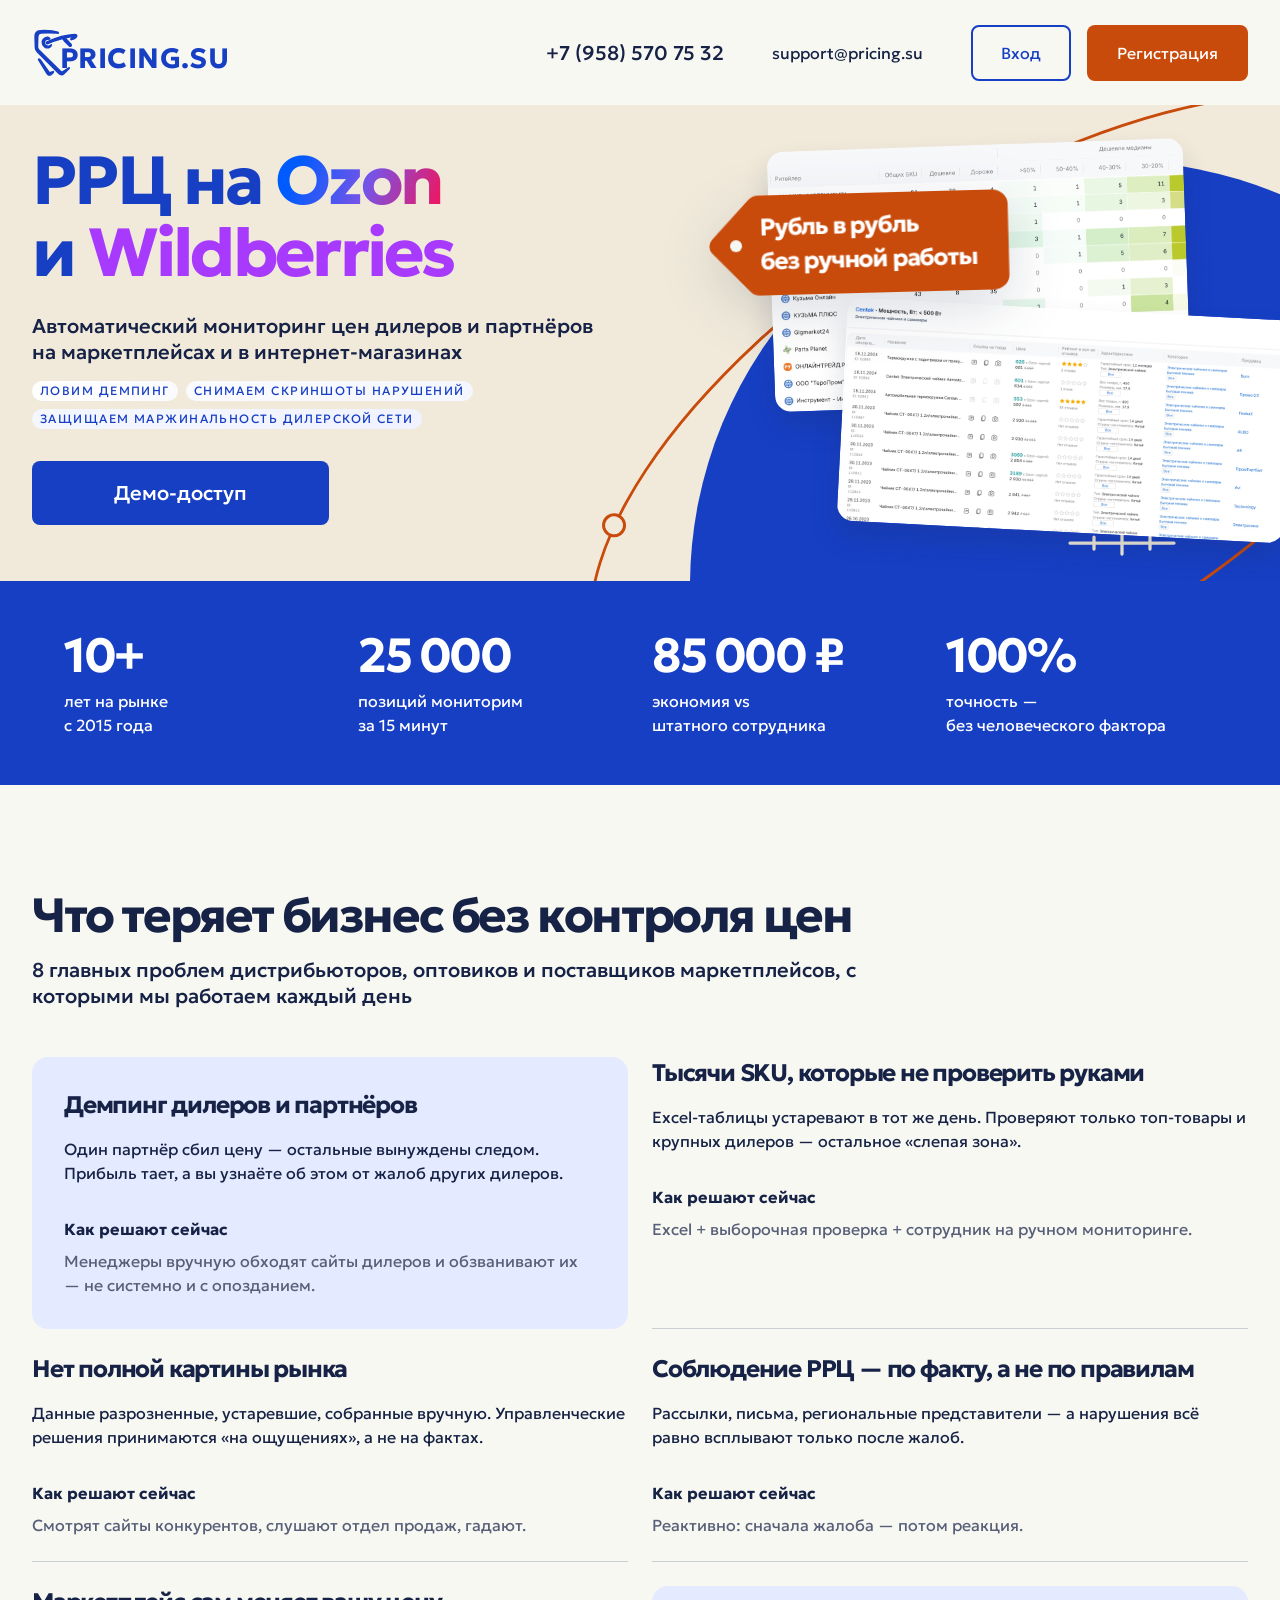
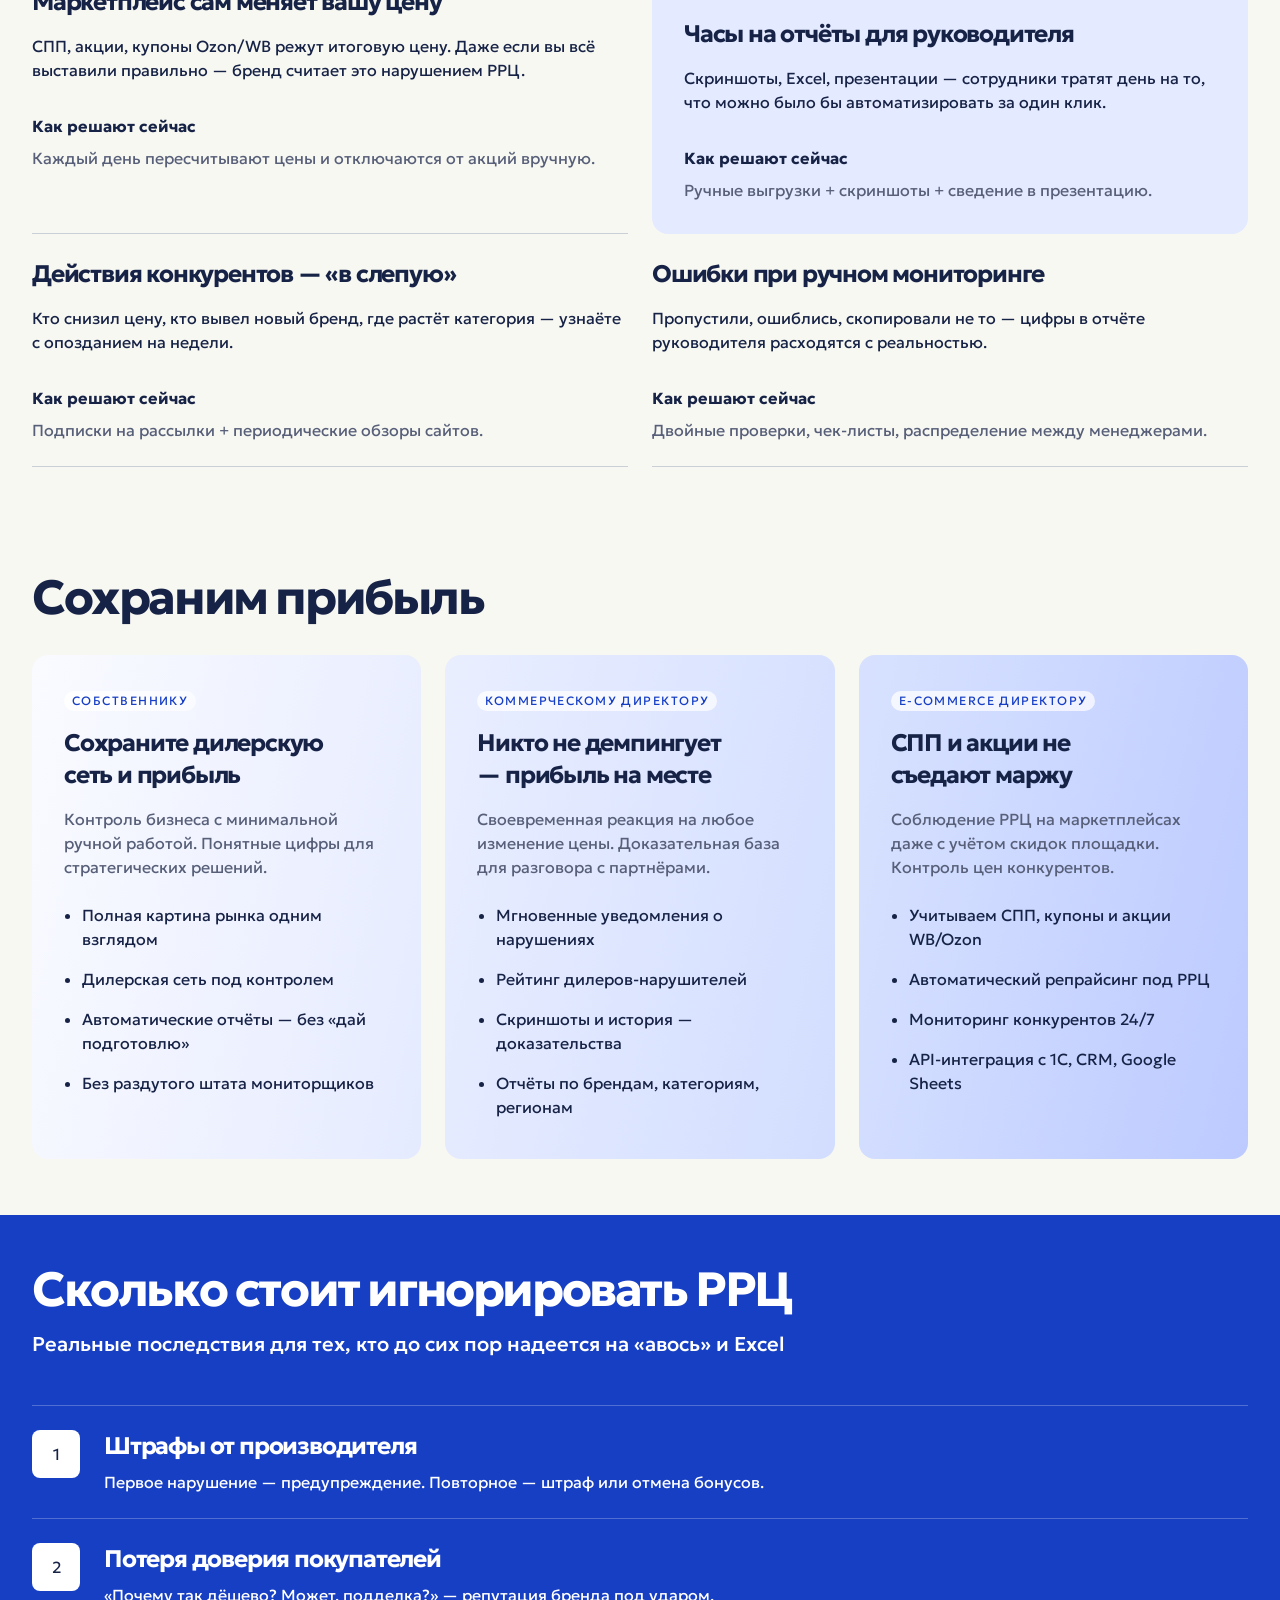
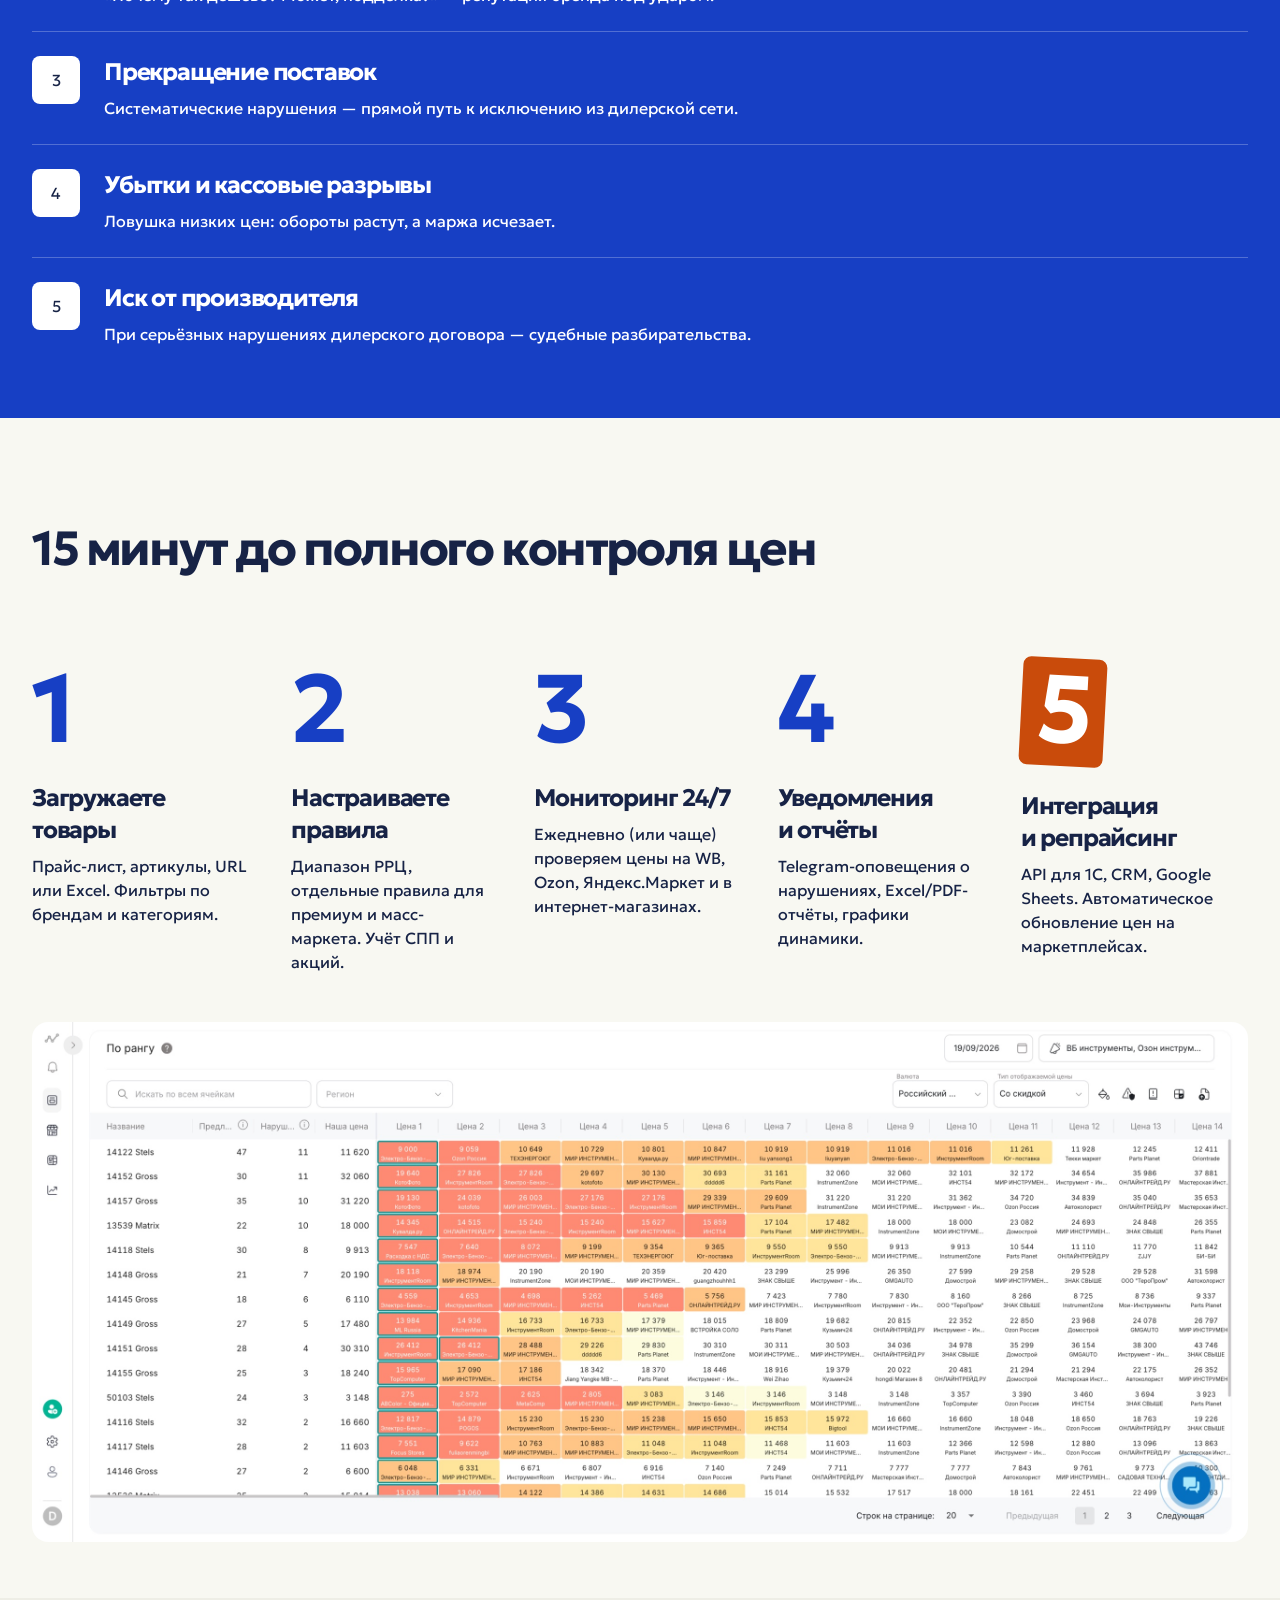
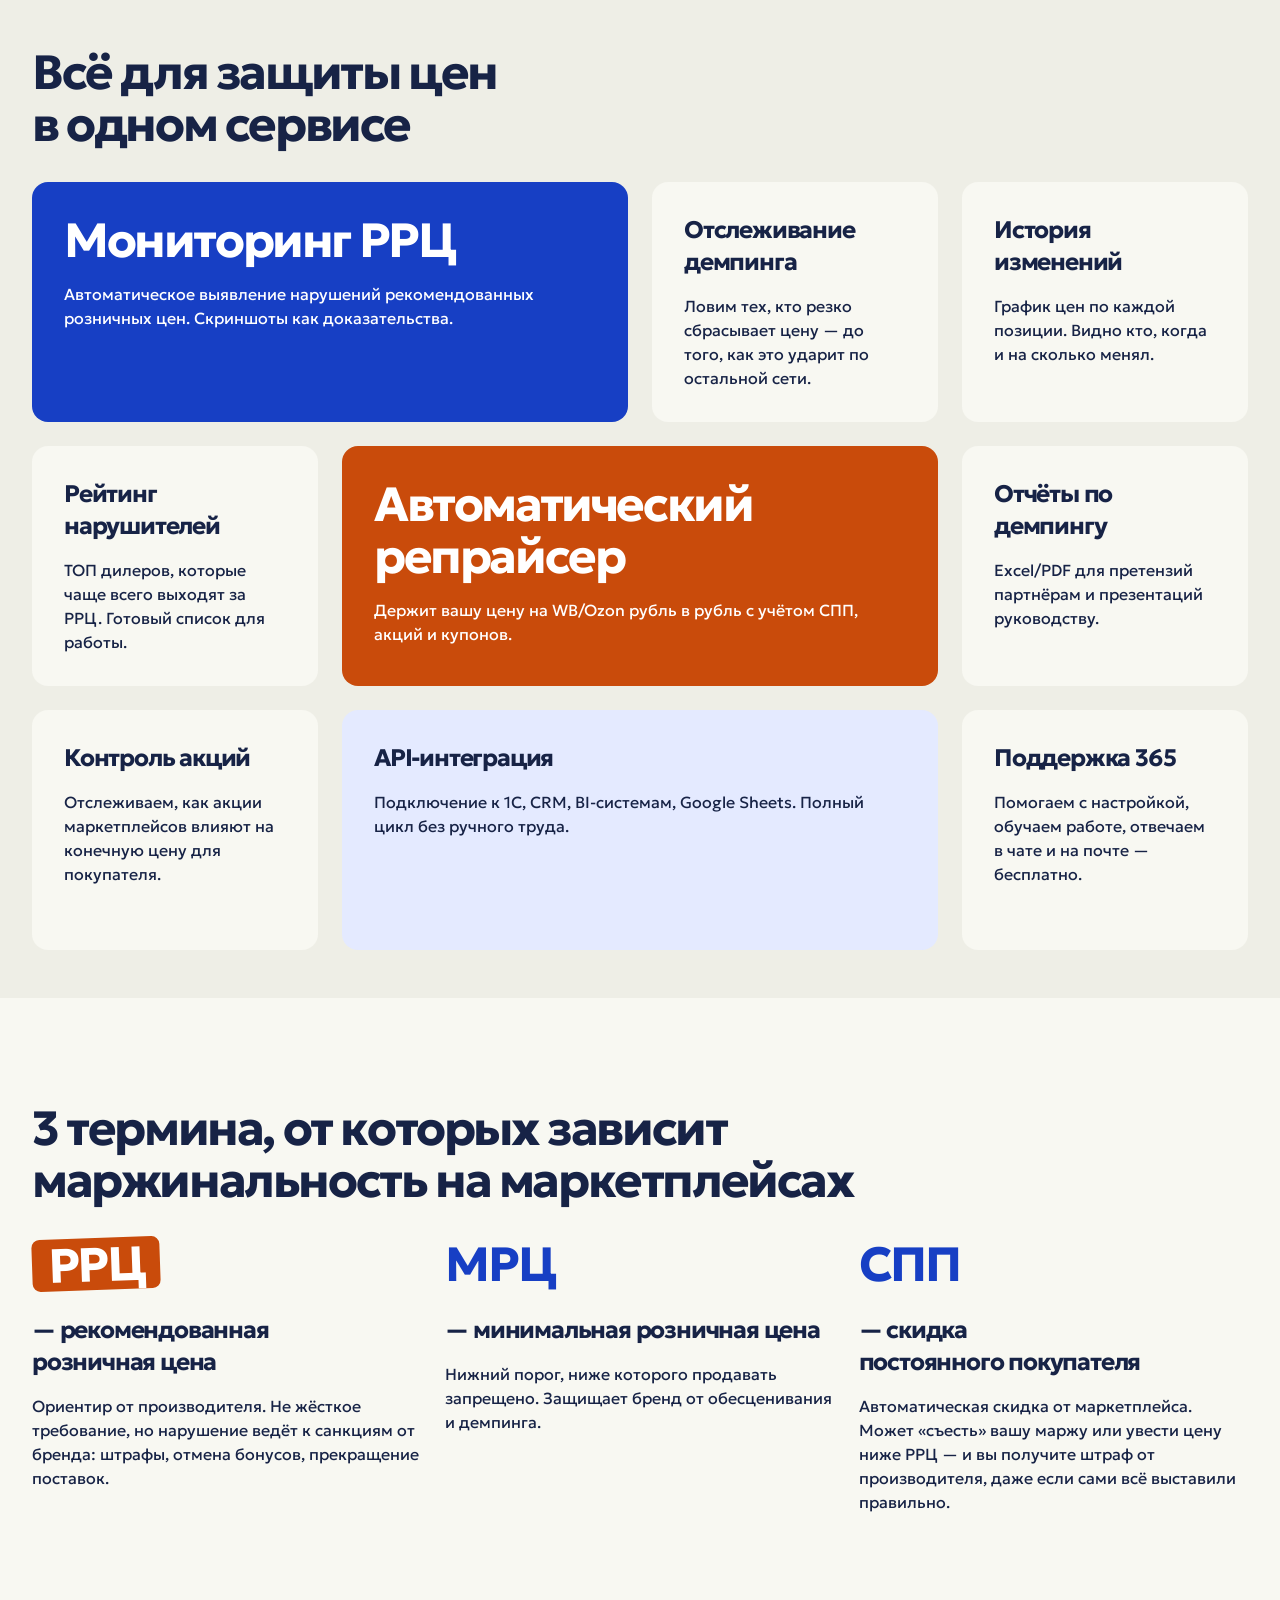
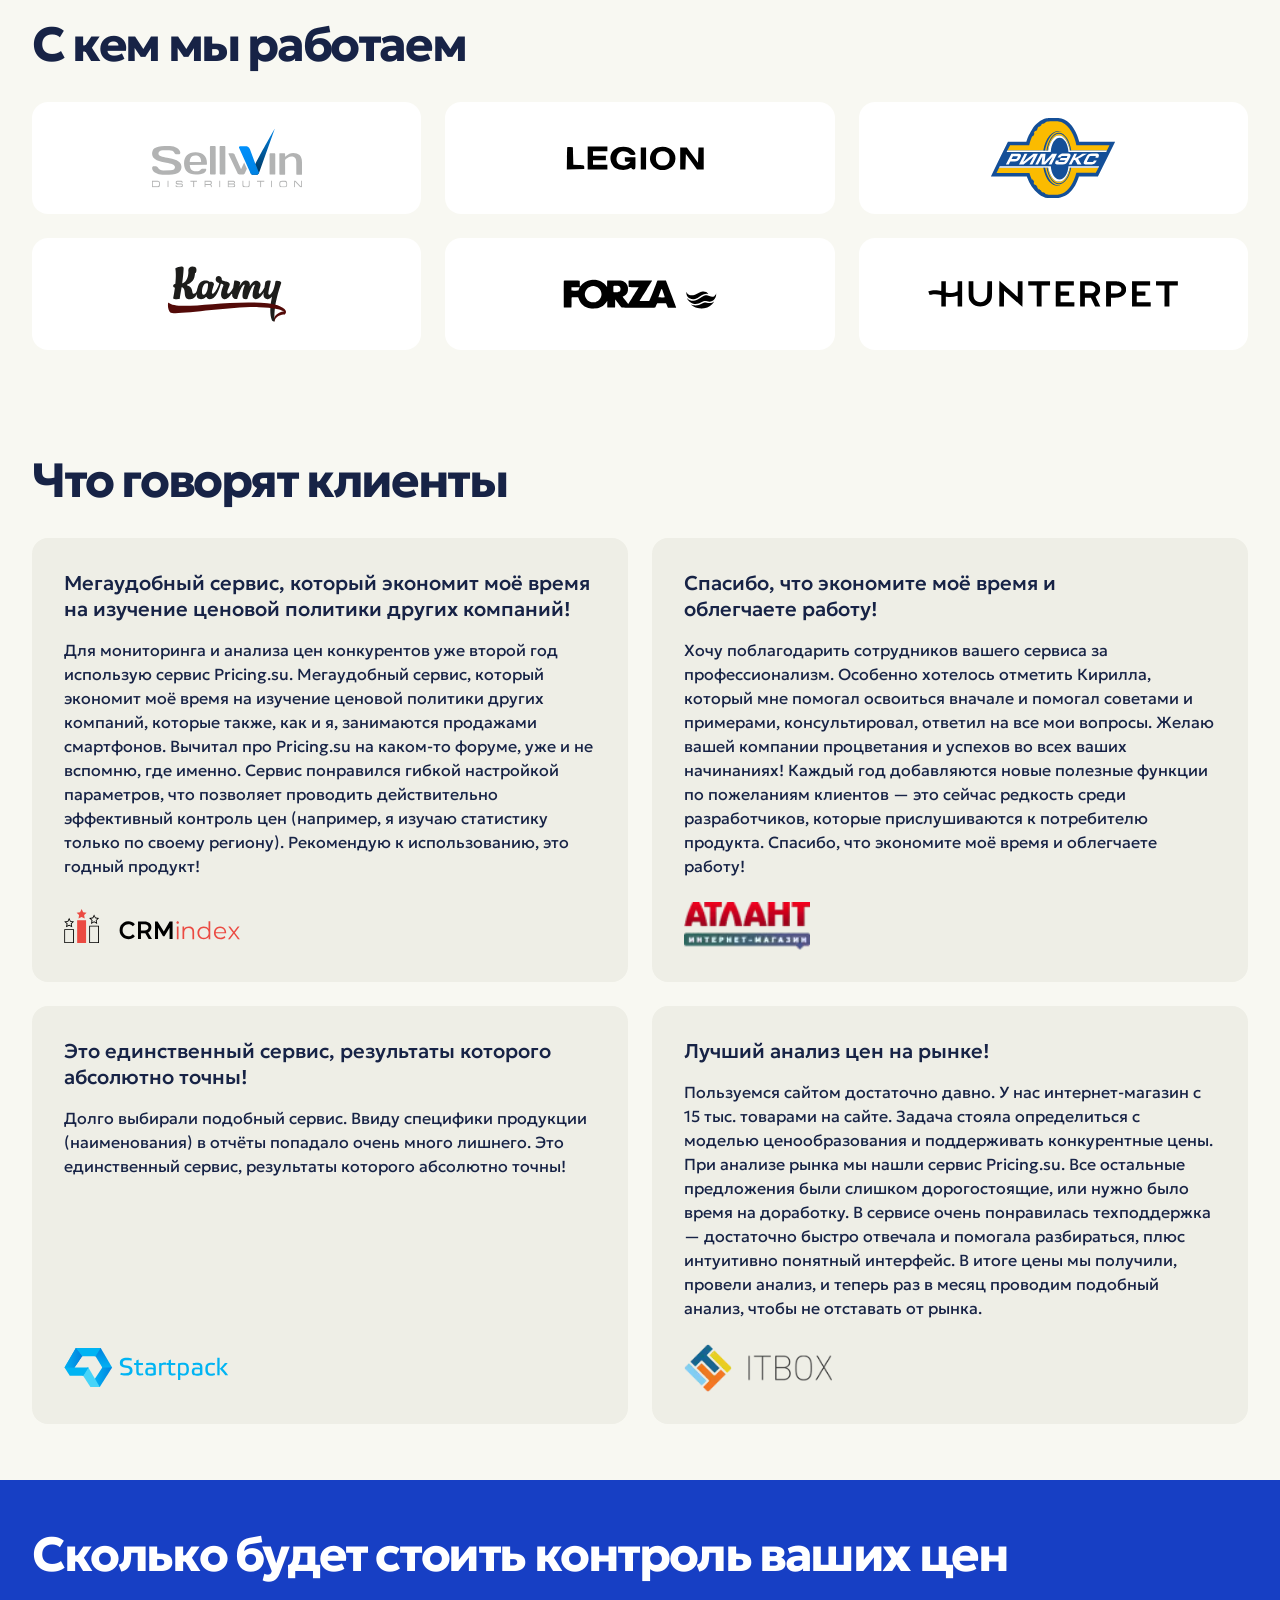
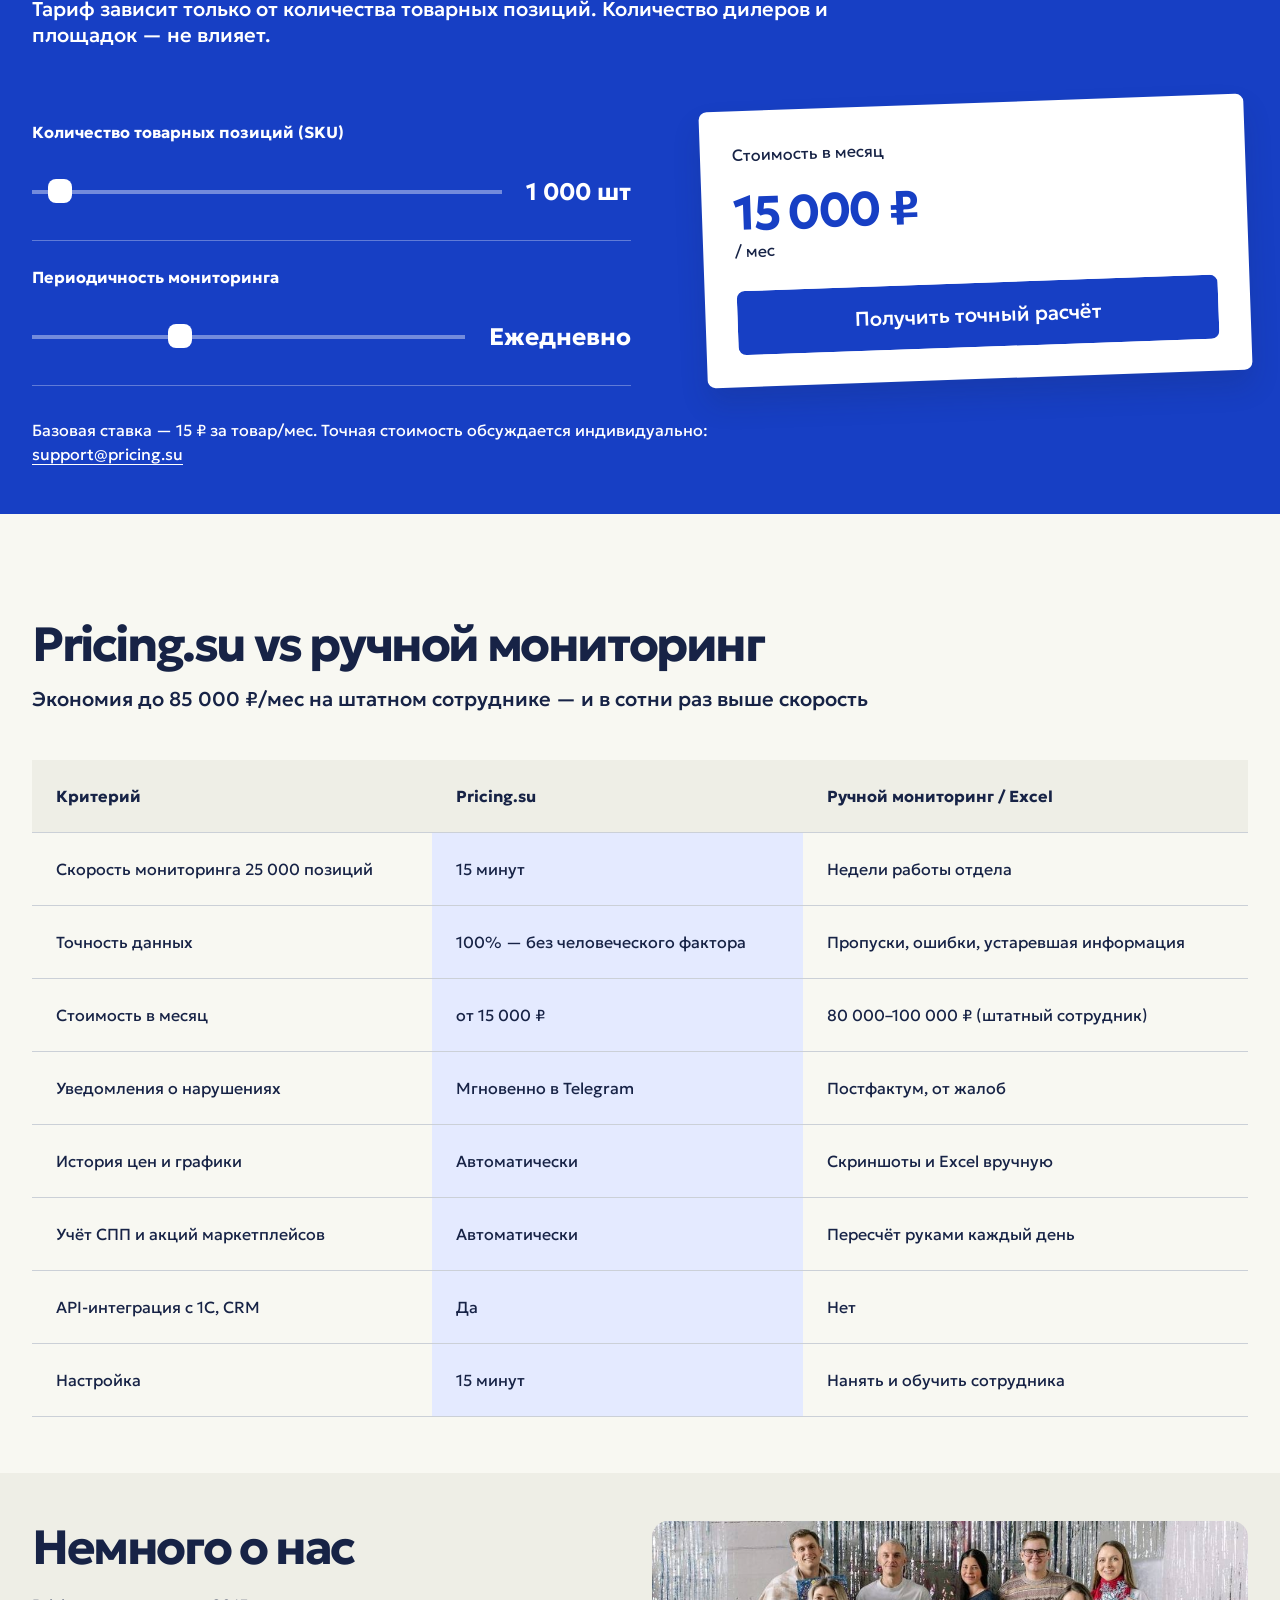
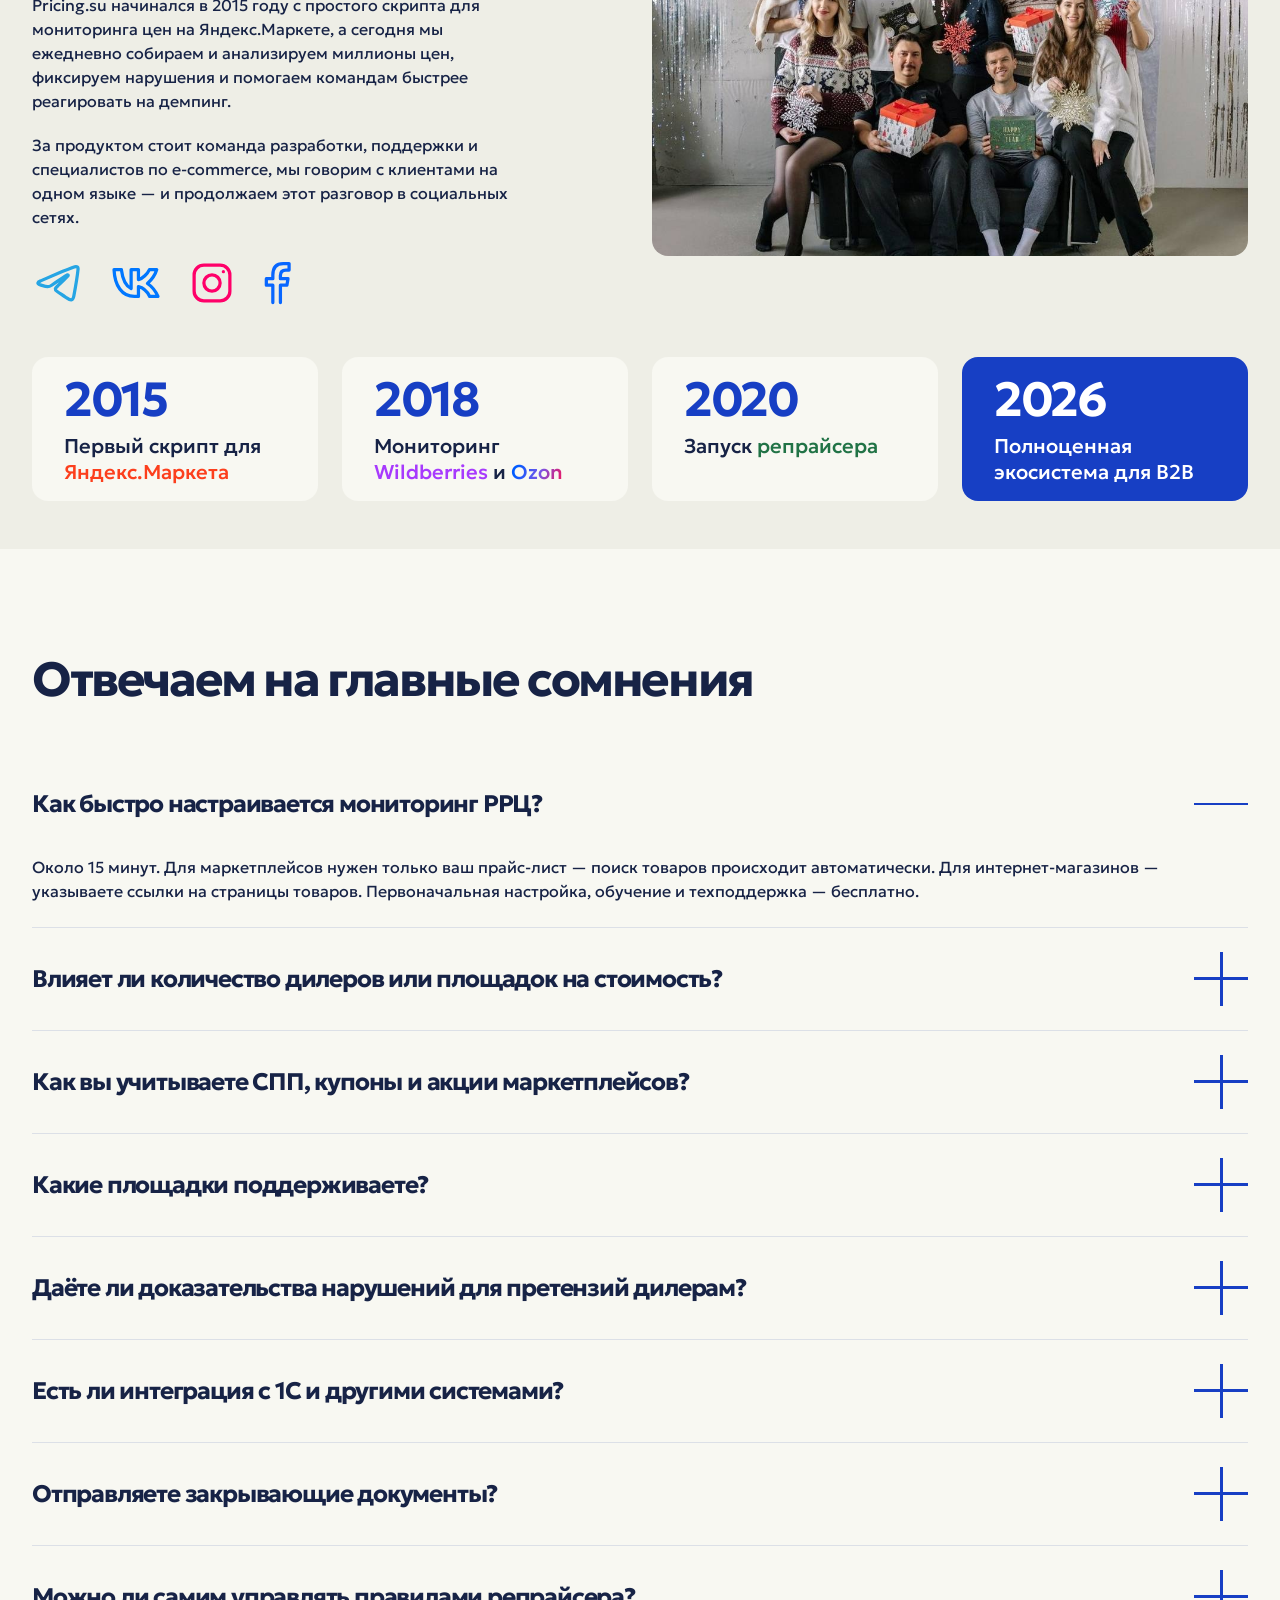
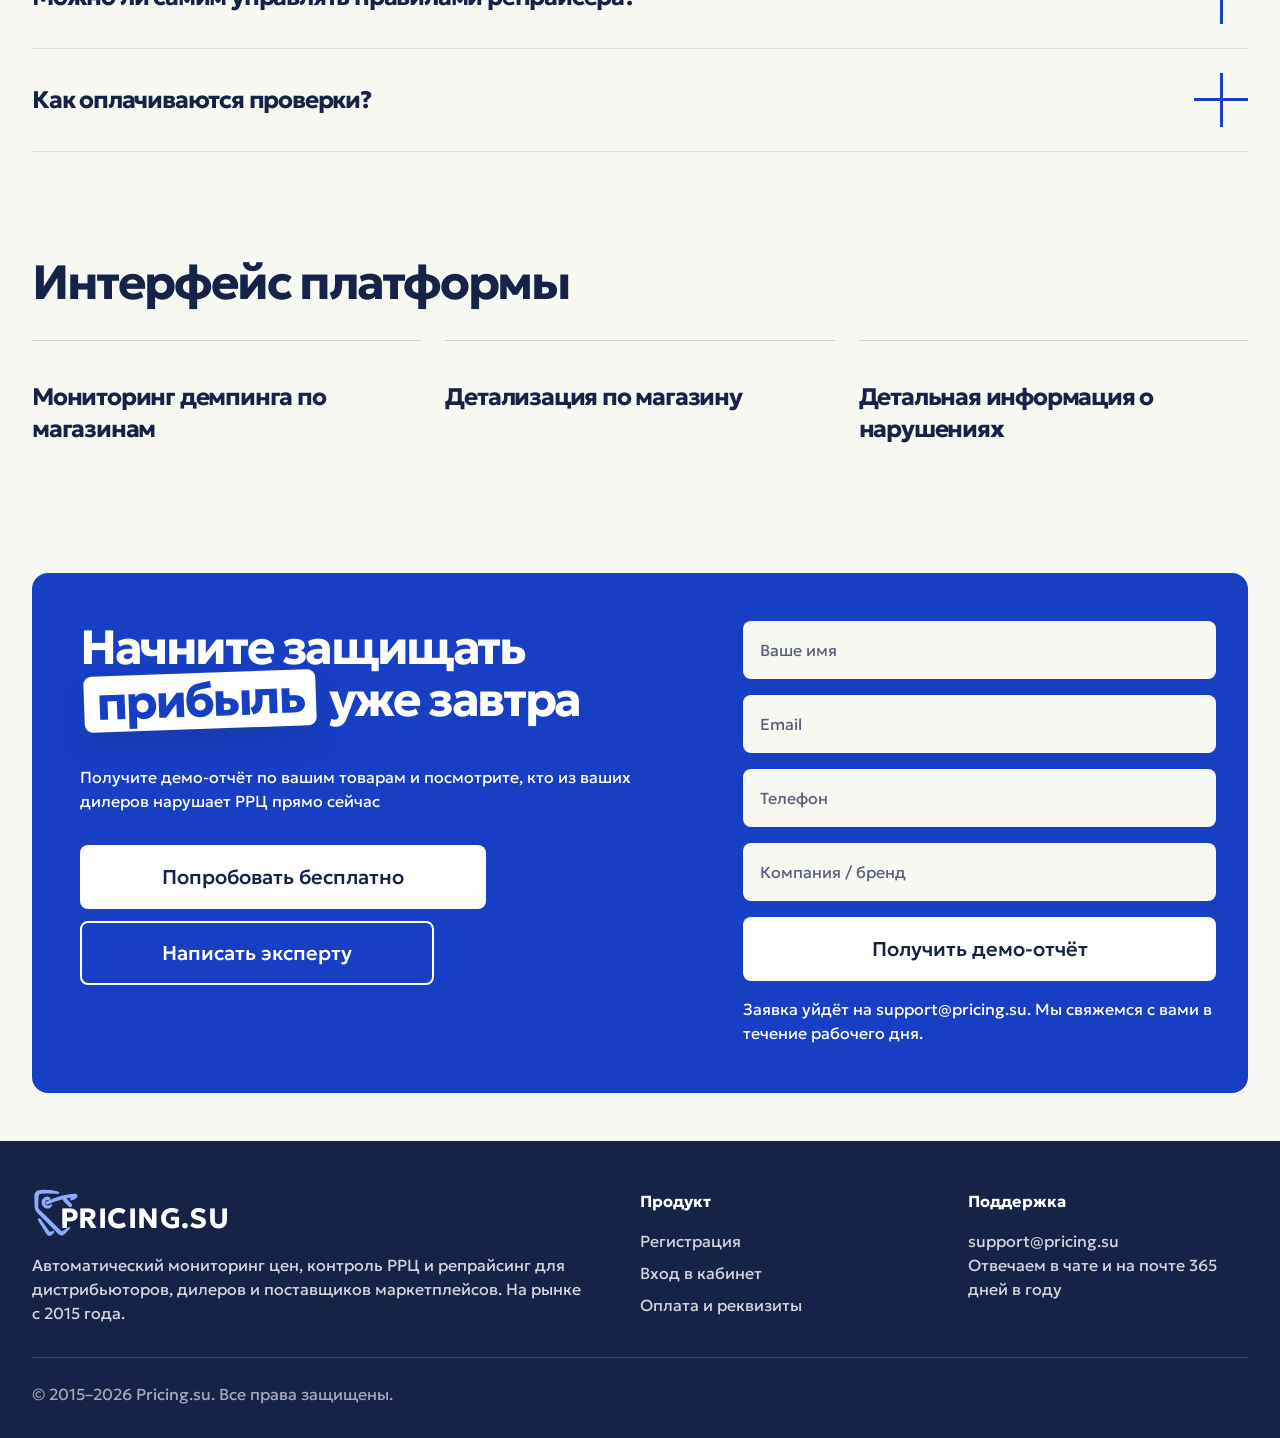
<file: index.html>
<!DOCTYPE html>
<html lang="ru">
<head>
<meta charset="UTF-8">
<meta name="viewport" content="width=device-width, initial-scale=1.0">
<title>Pricing.su — Автоматический контроль РРЦ и цен дилеров на маркетплейсах и в интернет-магазинах</title>
<link rel="icon" href="assets/favicon.svg" type="image/svg+xml">
<link rel="icon" href="assets/favicon-32.png" sizes="32x32" type="image/png">
<link rel="apple-touch-icon" href="assets/apple-touch-icon.png">
<meta name="description" content="Pricing.su — сервис автоматического контроля РРЦ, мониторинга цен дилеров и репрайсинга на Wildberries, Ozon, Яндекс.Маркете. Защитите маржинальность и дилерскую сеть.">

<!-- Google Tag Manager -->
<script>(function(w,d,s,l,i){w[l]=w[l]||[];w[l].push({'gtm.start':
new Date().getTime(),event:'gtm.js'});var f=d.getElementsByTagName(s)[0],
j=d.createElement(s),dl=l!='dataLayer'?'&l='+l:'';j.async=true;j.src=
'https://www.googletagmanager.com/gtm.js?id='+i+dl;f.parentNode.insertBefore(j,f);
})(window,document,'script','dataLayer','GTM-WTW6Z5Q');</script>
<!-- End Google Tag Manager -->

<!-- Яндекс.Метрика -->
<script>(function(m,e,t,r,i,k,a){m[i]=m[i]||function(){(m[i].a=m[i].a||[]).push(arguments)};
m[i].l=1*new Date();
for (var j = 0; j < document.scripts.length; j++) {if (document.scripts[j].src === r) { return; }}
k=e.createElement(t),a=e.getElementsByTagName(t)[0],k.async=1,k.src=r,a.parentNode.insertBefore(k,a)})
(window, document, "script", "https://mc.yandex.ru/metrika/tag.js", "ym");
ym(43641244, "init", {"clickmap":true,"trackLinks":true,"accurateTrackBounce":true,"webvisor":false});</script>
<noscript><div></div></noscript>
<!-- /Яндекс.Метрика -->

<!-- Google Analytics -->
<script async src="https://www.googletagmanager.com/gtag/js?id=G-S25JDJGG8D"></script>
<script>
window.dataLayer = window.dataLayer || [];
function gtag(){dataLayer.push(arguments);}
gtag('js', new Date());
gtag('config', 'G-S25JDJGG8D');
</script>
<!-- /Google Analytics -->
<link rel="preconnect" href="https://fonts.googleapis.com">
<link rel="preconnect" href="https://fonts.gstatic.com" crossorigin>
<link href="https://fonts.googleapis.com/css2?family=Geologica:wght@400;500;700&display=swap" rel="stylesheet">
<style>
:root {
  --surface-page: #fff;
  --surface-section: #f6f6f6;
  --surface-primary: #fc7630;
  --surface-primary-hover: #ff8436;
  --surface-secondary: #f6f6f6;
  --text-primary: #222;
  --text-secondary: #858585;
  --surface-accent: #661429;
  --focus-color: #0462cd;
  --text-inverse: #fff;
  --border-default: #d9d9d9;
  --border-field: #b2b2b2;
  --border-subtle: rgba(0, 0, 0, .08);
  --font-family: "Geologica", -apple-system, BlinkMacSystemFont, Arial, sans-serif;
  --display-size: 56px;
  --heading-size: 40px;
  --title-size: 24px;
  --body-size: 16px;
  --body-leading: 24px;
  --subtitle-size: 20px;
  --subtitle-leading: 26px;
  --display-leading: 64px;
  --heading-leading: 48px;
  --title-leading: 32px;
  --space-1: 8px;
  --space-2: 16px;
  --space-3: 24px;
  --space-4: 32px;
  --space-5: 48px;
  --space-6: 64px;
  --space-8: 120px;
  --radius-control: 100px;
  --radius-panel: 24px;
  --radius-section: 32px;
  --radius-field: 4px;
  --section-gap: 96px;
  --heading-gap: 16px;
  --content-gap: 32px;
  --card-padding: 32px;
  --grid-gap: 32px;
  --page-gutter: 32px;
  --content-width: 1080px;
  --hero-top: 64px;
  --hero-bottom: 64px;
  --button-py: 8px;
  --button-px: 24px;
  --type-display: 700 var(--display-size)/var(--display-leading) var(--font-family);
  --type-heading: 700 var(--heading-size)/var(--heading-leading) var(--font-family);
  --type-title: 700 var(--title-size)/var(--title-leading) var(--font-family);
  --type-body: 400 var(--body-size)/var(--body-leading) var(--font-family);
  --type-body-strong: 700 var(--body-size)/var(--body-leading) var(--font-family);
  --type-subtitle: 500 var(--subtitle-size)/var(--subtitle-leading) var(--font-family);
  --text-action: var(--surface-primary);
  --illus-circle-col: clamp(96px, 10vw, 132px);
}
* { box-sizing: border-box; margin: 0; padding: 0; }
html { scroll-behavior: smooth; scroll-padding-top: var(--space-8); }
body {
  font-style: normal;
  font-stretch: normal; letter-spacing: normal; text-transform: none; color: var(--text-primary); background: var(--surface-page);
  -webkit-font-smoothing: antialiased;
}
button, input, select, textarea { color: inherit; }
a { color: inherit; text-decoration: none; }
:focus-visible { outline: 2px solid var(--focus-color); outline-offset: 4px; }
.container { width: calc(100% - 2 * var(--page-gutter)); max-width: var(--content-width); margin: 0 auto; }
.container :where(div, p, h1, h2, h3, h4, a, li) { min-width: 0; overflow-wrap: anywhere; }
section { margin-bottom: var(--section-gap); }
.section-title { text-align: left; max-width: 26ch; margin-bottom: var(--content-gap); }
.section-title:has(+ .section-subtitle), .cta-final h2 { margin-bottom: var(--heading-gap); }
.hero h1, .section-title, .cta-final h2, .pain-card h3, .ui-card h3, .feat-card h3, .term-card h4, .cons-item h4, .how-step h4, .block-title, details summary { text-wrap: balance; overflow-wrap: break-word; }
.section-subtitle { color: var(--text-primary); text-align: left; max-width: 64ch; margin: 0 0 var(--content-gap); }
.text-muted { color: var(--text-primary); }

/* Typography: one definition per role, independent of semantic color and section layout. */
body, button, input, select, textarea { font: var(--type-body); letter-spacing: normal; }
h1, h2, h3, h4, h5, h6 { font: inherit; }
.hero h1 { font: var(--type-display); }
.section-title, .cta-final h2, .metric-num, .calc-total .price, .tl-year, .how-num, .term-card h4 .term-code { font: var(--type-heading); }
.pain-card h3, .ui-card h3, .feat-card h3, .term-card h4,
.cons-item h4, .how-step h4, .block-title, .foot-brand,
details summary, .gallery-caption, .platform-data-panel > h3, .hero-ticket .price-label,
.calc-row .val { font: var(--type-title); }
.hero .sub { font: var(--type-subtitle); letter-spacing: normal; }
.section-subtitle { font: var(--type-subtitle); letter-spacing: normal; }
b, strong, .foot-col h4, .compare-table th, .calc-row label { font: var(--type-body-strong); letter-spacing: normal; }
small, .hero-badge, .hero-trust,
.calc-note, .gallery-overlay, .form-note, .foot-bottom { font: var(--type-body); color: var(--text-secondary); letter-spacing: normal; }
.form-note b { font: inherit; }
.btn { font: var(--type-body); letter-spacing: normal; }
.cons-num, .modal-close, .modal-nav { font: var(--type-body); }
.calc-total .price small { font: var(--type-body); }
.form-wrap input::placeholder { font: inherit; }

/* Header and shared controls */
header { position: sticky; top: 0; z-index: 100; background: var(--surface-page); box-shadow: none; transition: box-shadow .18s ease; }
header.is-scrolled { box-shadow: 0 8px 28px rgb(23 35 70 / 8%); transform: translateZ(0); }
.header-scroll-sentinel { height: 1px; pointer-events: none; visibility: hidden; }
.header-inner { display: flex; align-items: center; justify-content: space-between; padding-top: var(--space-2); padding-bottom: var(--space-2); gap: var(--space-2); }
.logo { display: flex; align-items: center; gap: 0; }
.logo-mark { display: block; width: 48px; height: 48px; flex: 0 0 auto; color: var(--surface-accent); overflow: visible; }
.logo-wordmark { position: relative; margin-left: -20px; transform: translateY(6px); font-size: 28px; line-height: 36px; letter-spacing: .015em; text-transform: uppercase; white-space: nowrap; }
.foot-brand .logo-mark { color: #8faaff; }
.foot-brand:has(.logo-mark) { gap: 0; }
.header-contacts { display: flex; align-items: center; gap: var(--space-5); flex-wrap: wrap; }
.header-contacts .email { color: var(--text-primary); }
.header-contacts .phone { font: var(--type-subtitle); letter-spacing: normal; color: var(--text-primary); }
.header-actions { display: flex; align-items: center; gap: var(--space-2); }
.btn { display: inline-flex; align-items: center; justify-content: center; gap: 6px; padding: var(--button-py) var(--button-px); border: 2px solid transparent; border-radius: var(--radius-control); text-align: center; cursor: pointer; transition: background-color .15s; }
.btn-primary, .btn-cta, .btn-white { background: var(--surface-primary); color: var(--text-inverse); }
.btn-outline { background: transparent; border-color: var(--surface-primary); color: var(--text-action); }
.btn-primary:hover, .btn-cta:hover, .btn-white:hover { background: var(--surface-primary-hover); }
.btn:active { background: var(--surface-primary); }
.header-contacts .btn-primary { background: transparent; color: var(--text-action); border-color: var(--surface-primary); }
.header-contacts .btn-outline { background: transparent; border-color: transparent; color: var(--text-primary); }
.header-contacts .btn:hover { background: var(--surface-section); }
.cta-actions .btn-outline:hover { background: var(--surface-primary); }

/* Images retain their sources and accessible names; their rendered content is a square placeholder. */
.image-placeholder {
  content: url("data:image/svg+xml,%3Csvg xmlns='http://www.w3.org/2000/svg' width='1' height='1'/%3E");
  display: block; width: 100%; max-width: 100%; height: auto; aspect-ratio: 1;
  background: var(--surface-section); border: 1px solid var(--border-default); border-radius: 0;
}
/* Hero and metrics */
.hero { padding-top: var(--hero-top); margin-bottom: var(--hero-bottom); }
.hero-grid { display: grid; grid-template-columns: 1.4fr 1fr; gap: var(--grid-gap); align-items: center; }
.hero h1 { max-width: 20ch; margin-bottom: var(--heading-gap); }
.hero h1 span { display: inline-block; max-width: 100%; }
.hero .sub { margin-bottom: var(--space-4); }
.hero-badges { display: flex; flex-wrap: wrap; gap: var(--space-1); margin-bottom: var(--space-4); }
.hero-badge { padding: var(--space-1) var(--space-2); border-radius: var(--radius-control); background: var(--surface-secondary); }
.hero-cta, .cta-actions { display: flex; gap: var(--space-2); flex-wrap: wrap; align-items: center; }
.hero-trust { margin-top: var(--space-3); }
.metrics { margin-bottom: var(--section-gap); }
.metrics-grid { display: grid; grid-template-columns: repeat(4, minmax(0, 1fr)); gap: var(--space-4); text-align: left; }
.metric-lbl { color: var(--text-primary); margin-top: var(--space-1); }

/* Cards and steps */
.pain-grid { display: grid; grid-template-columns: repeat(2, minmax(0, 1fr)); gap: var(--grid-gap); }
.audience-grid, .feat-grid { display: grid; grid-template-columns: repeat(3, minmax(0, 1fr)); gap: var(--grid-gap); }
.pain-card, .ui-card, .feat-card { border-radius: var(--radius-panel); padding: var(--card-padding); background: var(--surface-section); }
.pain-card h3, .ui-card h3, .feat-card h3, .term-card h4 { margin-bottom: var(--space-2); }
.pain-card p, .pain-card .now, .ui-card li, .feat-card p, .cons-item p, .how-step p, .term-card p { color: var(--text-primary); }
.pain-card .now { margin-top: var(--space-2); padding-top: var(--space-2); }
.pain-card .now strong { display: block; margin-bottom: var(--space-1); color: var(--text-primary); }
.ui-card ul { list-style: none; margin-top: var(--space-2); }
.ui-card li { padding: var(--space-1) 0; }

.cons-wrap, .terms-grid, .about-grid { display: grid; grid-template-columns: repeat(2, minmax(0, 1fr)); gap: var(--space-5); align-items: center; }
.cons-list, .terms-cards { display: flex; flex-direction: column; gap: var(--space-2); }
.cons-item { display: flex; align-items: flex-start; gap: var(--space-3); padding: var(--space-2) 0; }
.cons-num, .how-num { display: flex; align-items: center; justify-content: center; flex-shrink: 0; width: 48px; height: 48px; border-radius: var(--radius-control); background: var(--surface-secondary); color: var(--text-primary); }
.cons-item h4, .how-step h4 { margin-bottom: var(--space-1); }
.how-grid { display: grid; grid-template-columns: repeat(3, minmax(0, 1fr)); gap: var(--grid-gap); }
.how-step { padding: 0; text-align: left; }
.how-num { margin: 0 0 var(--space-3); background: var(--surface-primary); color: var(--text-inverse); }
.term-card { padding: var(--card-padding); border-radius: var(--radius-panel); background: var(--surface-section); }

.term-card:first-child { background: var(--surface-primary); color: var(--text-inverse); }
.term-card:first-child p { color: inherit; }

/* Clients */
.clients-logo-grid { display: grid; grid-template-columns: repeat(3, minmax(0, 1fr)); gap: var(--grid-gap); list-style: none; margin: 0; padding: 0; }
.clients-logo-item { display: flex; align-items: center; justify-content: center; min-height: 112px; padding: var(--card-padding); border-radius: var(--radius-panel); background: #fff; overflow: visible; }
.clients-logo-mark { display: flex; align-items: center; justify-content: center; width: 176px; height: 48px; flex-shrink: 0; overflow: visible; }
.clients-logo-mark img { display: block; width: 100%; height: 100%; object-fit: contain; object-position: center; transform: scale(var(--client-logo-scale, 1)); transform-origin: center; }
.clients-logo-mark--sellwin { --client-logo-scale: 1.23; }
.clients-logo-mark--legion { --client-logo-scale: 3.16; }
.clients-logo-mark--rimex { --client-logo-scale: 1.68; }
.clients-logo-mark--karmy { --client-logo-scale: 2.58; }
.clients-logo-mark--forza { --client-logo-scale: 0.87; }
.clients-logo-mark--hunterpet { --client-logo-scale: 1.43; }

/* Reviews */
.reviews-grid { display: grid; grid-template-columns: repeat(2, minmax(0, 1fr)); gap: var(--grid-gap); margin: 0; }
.review-card { display: flex; flex-direction: column; padding: var(--card-padding); border-radius: var(--radius-panel); background: var(--surface-section); text-align: left; }
.review-card h3 { font: var(--type-subtitle); letter-spacing: normal; text-wrap: pretty; hyphens: none; overflow-wrap: normal; word-break: normal; margin-bottom: var(--space-2); }
.review-card p { color: var(--text-primary); margin-bottom: var(--space-3); }
.review-logo { align-self: flex-start; height: 48px; width: auto; max-width: 176px; object-fit: contain; margin-top: auto; }

/* Calculator and comparison */
.calc-wrap { margin: 0; padding: var(--card-padding); border-radius: var(--radius-panel); background: var(--surface-section); }
.calc-row { display: grid; grid-template-columns: minmax(0, 1fr) minmax(120px, 1fr) minmax(180px, .6fr); align-items: center; padding: var(--space-2) 0; border-bottom: 1px solid var(--border-default); gap: var(--space-3); }
.calc-row input[type=range] { appearance: none; width: 100%; min-width: 0; height: 48px; background: transparent; cursor: pointer; }
.calc-row input[type=range]::-webkit-slider-runnable-track { height: 2px; background: var(--border-default); }
.calc-row input[type=range]::-webkit-slider-thumb { appearance: none; width: 24px; height: 24px; transform: translateY(-11px); border: 0; border-radius: var(--radius-control); background: var(--surface-primary); }
.calc-row input[type=range]::-moz-range-track { height: 2px; background: var(--border-default); }
.calc-row input[type=range]::-moz-range-thumb { width: 24px; height: 24px; border: 0; border-radius: var(--radius-control); background: var(--surface-primary); }
.calc-row input[type=range]:hover::-webkit-slider-thumb { outline: 2px solid var(--text-primary); }
.calc-row input[type=range]:hover::-moz-range-thumb { outline: 2px solid var(--text-primary); }
.calc-row .val { text-align: right; }
.calc-total { display: flex; justify-content: space-between; align-items: center; flex-wrap: wrap; gap: var(--space-3); margin-top: var(--space-3); padding: var(--space-3); border-radius: var(--radius-panel); background: var(--surface-page); }
.calc-total .lbl, .calc-total .price small { color: var(--text-primary); }
.calc-note { margin-top: var(--space-3); }
.compare-table { overflow-x: auto; }
.compare-table table { width: 100%; min-width: 640px; border-collapse: collapse; }
.compare-table th, .compare-table td { padding: var(--space-2) var(--space-3); text-align: left; border-bottom: 1px solid var(--border-default); }
.compare-table th { background: var(--surface-section); }
.compare-table .no { color: var(--text-primary); }
.compare-table .yes { background: var(--surface-section); }

/* About and FAQ */
.about-text p { margin-bottom: var(--space-3); }
.about-text p strong { color: var(--text-primary); }
.timeline { margin-top: var(--space-4); display: flex; gap: var(--space-3); flex-wrap: wrap; }
.tl-item { flex: 1; min-width: 120px; }
.faq-section > .container { display: grid; grid-template-columns: 1fr 2fr; column-gap: var(--grid-gap); align-items: start; }
.faq-list { min-width: 0; }
details { border-bottom: 1px solid var(--border-subtle); }
details summary { padding: var(--space-3) 0; cursor: pointer; list-style: none; display: flex; justify-content: flex-start; align-items: baseline; gap: var(--space-2); }
details summary::-webkit-details-marker { display: none; }
details summary:hover { background: var(--surface-section); }
details .answer { padding: 0 0 var(--space-3); color: var(--text-primary); }

/* Gallery and its existing modal controls */
.gallery-grid { display: grid; grid-template-columns: repeat(3, minmax(0, 1fr)); gap: var(--grid-gap); }
.gallery-item { position: relative; cursor: pointer; background: var(--surface-section); padding: var(--space-3); border-radius: var(--radius-panel); }
.gallery-caption { padding-top: var(--space-2); display: flex; align-items: center; justify-content: space-between; gap: var(--space-1); }
.gallery-overlay { display: inline-block; margin-top: var(--space-2); padding: var(--space-1) var(--space-2); border-radius: var(--radius-control); background: var(--surface-secondary); }
.modal { position: fixed; inset: 0; z-index: 9999; display: none; align-items: center; justify-content: center; padding: var(--space-3); background: var(--surface-page); }
.modal.open { display: flex; }
.modal-inner { position: relative; width: min(100%, 1100px); max-height: 100%; display: flex; flex-direction: column; align-items: center; padding-top: var(--space-6); }
.modal-img { width: min(100%, max(0px, calc(100dvh - 240px))); flex-shrink: 0; }
.modal-caption { text-align: center; margin-top: var(--space-2); }
.modal-close, .modal-nav { position: absolute; display: flex; align-items: center; justify-content: center; border: 0; border-radius: var(--radius-control); min-width: 48px; min-height: 48px; padding: var(--space-1) var(--space-2); background: var(--surface-secondary); color: var(--text-primary); cursor: pointer; }
.modal-close:hover, .modal-nav:hover { background: var(--surface-primary); color: var(--text-inverse); }
.modal-close { top: 0; right: 0; }
.modal-nav { top: 50%; transform: translateY(-50%); }
.modal-prev { left: 0; }
.modal-next { right: 0; }

/* Conversion form and footer */
.cta-final { display: grid; grid-template-columns: 1fr 1fr; grid-template-rows: auto auto 1fr; column-gap: var(--grid-gap); align-items: start; background: var(--surface-accent); color: var(--text-inverse); border-radius: var(--radius-section); padding: var(--card-padding); }
.cta-final > p { color: var(--text-inverse); margin: 0 0 var(--space-4); }
.cta-actions { justify-content: flex-start; }
.cta-actions .btn-outline { border-color: var(--text-inverse); color: var(--text-inverse); }
.form-wrap { grid-column: 2; grid-row: 1 / 4; width: 100%; color: var(--text-primary); padding: var(--card-padding); border-radius: var(--radius-panel); background: var(--surface-page); }
.form-wrap input { display: block; width: 100%; padding: 12px; border: 1px solid var(--border-field); border-radius: var(--radius-field); background: var(--surface-page); margin-bottom: var(--space-2); }
.form-wrap input:focus { border-color: var(--focus-color); outline: 2px solid var(--focus-color); outline-offset: -2px; }
.form-wrap input::placeholder { color: var(--text-secondary); opacity: 1; }
.form-wrap .btn { width: 100%; }
.form-note { margin-top: var(--space-2); }
footer { padding: var(--space-5) 0 var(--space-3); border-top: 1px solid var(--border-subtle); }
.foot-grid { display: grid; grid-template-columns: 2fr 1fr 1fr 1fr; gap: var(--space-4); margin-bottom: var(--space-4); }
.foot-col h4 { margin-bottom: var(--space-2); }
.foot-col a, .foot-col p { color: var(--text-primary); display: block; }
.foot-col a + a { margin-top: var(--space-1); }
.foot-brand { display: flex; align-items: center; gap: 10px; margin-bottom: var(--space-2); }
.foot-bottom { padding-top: var(--space-3); }

/* Poster / price-label visual layer. Desktop composition: 1440px. */
:root {
  --surface-page: #f8f8f2;
  --surface-section: #eeeee6;
  --surface-secondary: #e4eaff;
  --aud-tone-a: #fafbff;
  --aud-tone-b: #e8edff;
  --aud-tone-c: #d4dfff;
  --aud-tone-d: #bccaff;
  --badge-tone-a: #fff;
  --badge-tone-b: #fafbff;
  --badge-tone-c: #f5f7ff;
  --badge-tone-d: #f0f2ff;
  --badge-tone-orange-a: #fff;
  --badge-tone-orange-b: #fffaf7;
  --surface-primary: #c94b0b;
  --surface-primary-hover: #b33e06;
  --surface-accent: #173fc4;
  --text-primary: #172346;
  --text-secondary: #586079;
  --text-inverse: #fff;
  --text-action: #172346;
  --focus-color: #173fc4;
  --border-default: #cbd0d7;
  --border-field: #929bad;
  --border-subtle: #dce0e7;
  --content-width: 1248px;
  --radius-control: 8px;
  --radius-field: 8px;
  --radius-panel: 16px;
  --radius-section: 16px;
  --display-size: 72px;
  --display-leading: 76px;
  --heading-size: 48px;
  --heading-leading: 52px;
  --stat-size: 96px;
  --stat-leading: 100px;
  --brand-size: 32px;
  --brand-leading: 40px;
  --tracking-display: -.04em;
  --tracking-accent: -.05em;
  --tracking-brand: -.04em;
  --surface-hero-paper: #f1eadb;
  --badge-size: 12px;
  --badge-leading: 16px;
  --tracking-badge: .12em;
  --radius-badge: 999px;
  --type-badge: 400 var(--badge-size)/var(--badge-leading) var(--font-family);
  --shadow-label: 0 16px 28px rgb(23 35 70 / 16%);
  --type-display: 700 var(--display-size)/var(--display-leading) var(--font-family);
  --type-heading: 700 var(--heading-size)/var(--heading-leading) var(--font-family);
  --type-stat: 700 var(--stat-size)/var(--stat-leading) var(--font-family);
  --type-title: 700 var(--title-size)/var(--title-leading) var(--font-family);
  --subtitle-size: 20px;
  --subtitle-leading: 26px;
  --type-subtitle: 500 var(--subtitle-size)/var(--subtitle-leading) var(--font-family);
  --type-brand: 700 var(--brand-size)/var(--brand-leading) var(--font-family);
  --block-pad-top: 104px;
  --block-pad-bottom: 56px;
  --block-gap: var(--block-pad-top);
  --panel-padding-y: 48px;
}
::selection { background: var(--surface-primary); color: var(--text-inverse); }
html { scrollbar-color: var(--surface-accent) var(--surface-page); }
body { background: var(--surface-page); }
input { caret-color: var(--surface-accent); }
header { position: sticky; top: 0; z-index: 100; background: var(--surface-page); box-shadow: none; transition: box-shadow .18s ease; }
header.is-scrolled { box-shadow: 0 8px 28px rgb(23 35 70 / 8%); transform: translateZ(0); }
.header-inner { display: flex; justify-content: space-between; gap: 20px; padding: 24px 0; }
.logo { font: var(--type-brand); letter-spacing: var(--tracking-brand); color: var(--surface-accent); }
.header-contacts { gap: var(--space-5); flex-wrap: nowrap; }
.btn { min-height: 56px; padding: 12px 28px; border-radius: var(--radius-control); font-weight: 400; transition: background-color .18s, color .18s; }
.btn-primary, .btn-cta, .btn-white { color: var(--text-inverse); background: var(--surface-primary); }
.header-contacts .btn-primary { background: var(--surface-primary); color: var(--text-inverse); border-color: transparent; }
.header-contacts .btn-primary:hover { background: var(--surface-primary-hover); }
.btn-outline { color: var(--surface-accent); border-color: currentColor; }
section { padding: var(--block-pad-top) 0 var(--block-pad-bottom); margin: 0; }
.hero + section,
.metrics + section { padding-top: var(--block-pad-top); }
.consequences + section,
.calc-bg + section,
.features-bg + section { padding-top: var(--block-pad-top); }
#comparison + .about-bg { padding-top: var(--panel-padding-y); }
#comparison + .about-bg { padding-bottom: var(--panel-padding-y); background: var(--surface-section); }
#pain-points + #audience,
#faq + #gallery {
  margin-top: var(--block-gap);
  padding-top: 0;
}
#pain-points:has(+ #audience),
#faq:has(+ #gallery) { padding-bottom: 0; }
#how + #clients,
#clients + #industries,
#terms + #clients {
  margin-top: var(--block-gap);
  padding-top: 0;
}
#how:has(+ #clients),
#clients:has(+ #industries),
#terms:has(+ #clients) {
  padding-bottom: 0;
}
.section-title { max-width: none; letter-spacing: var(--tracking-accent); }
.section-subtitle { max-width: 60ch; color: var(--text-primary); margin-bottom: 48px; }
.hero {
  padding: 40px 0 56px;
  margin: 0;
  background: linear-gradient(135deg, #f1eadb 0, #f1eadb 69%, #c94b0b 69%, #c94b0b 69.6%, #f1eadb 69.6%, #f1eadb 78%, #173fc4 78%, #173fc4 100%);
}
.hero-grid { display: block; }
.hero-grid > div:first-child { display: grid; grid-template-columns: 1fr 0.92fr; gap: 0 64px; align-items: start; }
.hero-copy { grid-column: 1; display: flex; flex-direction: column; align-items: flex-start; }
.hero h1 { max-width: 9ch; margin-bottom: 0; font: 700 68px/72px var(--font-family); color: var(--surface-accent); letter-spacing: var(--tracking-display); text-wrap: balance; }
.hero h1 .hero-line { display: block; max-width: none; white-space: normal; }
.brand-ozon { color: #005bff; background: linear-gradient(110deg, #005bff 15%, #7654e8 55%, #f91155 100%); background-clip: text; -webkit-background-clip: text; -webkit-text-fill-color: transparent; }
.brand-wildberries { color: #a73afd; }
.brand-yandex { color: #fc3f1d; }
.brand-excel { color: #217346; }
/* One orange price label, set in the same typeface as the headline. */
.hero-media { position: relative; grid-column: 2; min-height: clamp(220px, 28vw, 340px); max-width: 92%; margin-left: auto; }
.hero-ticket { position: absolute; z-index: 3; top: 48px; left: -32px; width: max-content; transform: rotate(-1.5deg); filter: drop-shadow(var(--shadow-label)); }
.hero-ticket-paper {
  position: relative;
  display: flex;
  flex-direction: column;
  align-items: flex-start;
  justify-content: center;
  gap: 0;
  min-height: 0;
  padding: 16px 32px 18px 52px;
  color: var(--text-inverse);
  background: var(--surface-primary);
  clip-path: url(#hero-ticket-outline);
}
.hero-ticket-paper::before { content: ""; position: absolute; left: 22px; top: 50%; width: 12px; height: 12px; transform: translateY(-50%); border-radius: 50%; background: var(--surface-page); }
.hero-ticket .price-label { margin: 0; letter-spacing: var(--tracking-accent); white-space: nowrap; }
.hero-ticket .price-label span { display: block; font: inherit; letter-spacing: inherit; margin-top: 2px; }
.hero .sub { max-width: 42ch; margin: 24px 0 0; font: var(--type-subtitle); letter-spacing: normal; }
.hero-badges {
  display: flex;
  flex-wrap: wrap;
  gap: 8px;
  max-width: 50ch;
  margin: 16px 0 0;
}
.hero-badge { padding: 0; border-radius: 0; background: none; color: var(--text-secondary); }
.hero-cta { margin: 32px 0 0; }
.hero-cta .btn { min-width: 240px; background: var(--surface-accent); color: #fff; }
.hero-cta .btn:hover { background: var(--text-primary); }
.hero-screenshot-placeholder { display: block; min-width: 0; max-width: 100%; object-fit: cover; border-radius: var(--radius-panel); box-shadow: var(--shadow-label); }
.hero-screenshot-primary { position: relative; z-index: 0; width: 82%; margin-left: 6%; aspect-ratio: 16 / 10; object-position: 10% center; transform: rotate(-2deg); }
.hero-screenshot-secondary { position: absolute; z-index: 1; right: -8%; bottom: -14%; width: 88%; aspect-ratio: 16 / 8; object-position: 18% 0%; transform: rotate(3deg); }
.hero-trust { grid-column: 1 / -1; margin-top: 32px; color: var(--text-secondary); }
@media (min-width: 1440px) {
  :root { --block-pad-bottom: 88px; --display-size: 80px; --display-leading: 84px; }
  .hero {
    padding: 48px 0 88px;
    background: linear-gradient(135deg, #f1eadb 0, #f1eadb 65%, #c94b0b 65%, #c94b0b 66.2%, #f1eadb 66.2%, #f1eadb 72%, #173fc4 72%, #173fc4 100%);
  }
  .hero-grid > div:first-child { gap: 0 88px; align-items: center; grid-template-columns: 1.08fr 0.92fr; }
  .hero-media { max-width: 100%; min-height: 380px; padding-bottom: 32px; }
  .hero h1 { max-width: none; font: 700 72px/76px var(--font-family); }
  .hero .sub { max-width: none; margin-top: 32px; }
  .hero-badges { max-width: 50ch; margin-top: 16px; }
  .hero-cta { margin-top: 40px; }
  .hero-cta .btn { min-width: 280px; padding: 14px 36px; }
  .hero-screenshot-primary { margin-left: 6%; width: 84%; transform: rotate(-2deg); }
  .hero-screenshot-secondary { right: -6%; bottom: -12%; width: 88%; }
}
.metrics { margin: 0; background: var(--surface-accent); color: #fff; }
.metrics-grid { grid-template-columns: repeat(4, 1fr); align-items: center; gap: 24px; padding: var(--panel-padding-y) var(--card-padding); }
.metrics-grid > div { padding: 0; }
.metric-num { letter-spacing: var(--tracking-accent); white-space: nowrap; }
.metric-lbl { color: var(--text-inverse); margin-top: 8px; }
.pains-bg > .container { display: block; }
.pains-bg .section-title { max-width: none; }
.pain-grid { grid-template-columns: 1fr 1fr; gap: 24px; }
.pain-card { padding: 0 0 24px; border-radius: 0; background: none; border-bottom: 1px solid var(--border-default); }
.pain-card:first-child, .pain-card:nth-child(6) { padding: var(--card-padding); border: 0; border-radius: var(--radius-panel); background: var(--surface-secondary); }
.pain-card p, .pain-card .now { font: var(--type-body); }
.pain-card .now { color: var(--text-secondary); }
.audience-grid { grid-template-columns: repeat(3, minmax(0, 1fr)); gap: 24px; align-items: stretch; }
.clients-logo-grid,
.reviews-grid { gap: 24px; }
.ui-card, .ui-card:nth-child(2), .ui-card:nth-child(3) { padding: var(--card-padding); color: var(--text-primary); background: var(--surface-secondary); }
:is(#audience, #consequences) .audience-grid > .ui-card {
  background-image: linear-gradient(102deg, var(--aud-tone-a) 0%, var(--aud-tone-b) 33.33%, var(--aud-tone-c) 66.66%, var(--aud-tone-d) 100%);
  background-size: 300% 100%;
  background-repeat: no-repeat;
}
:is(#audience, #consequences) .audience-grid > .ui-card:nth-child(1) { background-position: 0% 0; }
:is(#audience, #consequences) .audience-grid > .ui-card:nth-child(2) { background-position: 50% 0; }
:is(#audience, #consequences) .audience-grid > .ui-card:nth-child(3) { background-position: 100% 0; }
.ui-card li { font: var(--type-body); }
.ui-card :where(p,li) { color: var(--text-primary); }
.ui-badge {
  display: inline-flex;
  align-items: center;
  align-self: flex-start;
  width: fit-content;
  padding: 2px 8px;
  border: none;
  border-radius: var(--radius-badge);
  color: var(--surface-accent);
  font: var(--type-badge);
  letter-spacing: var(--tracking-badge);
  text-transform: uppercase;
  background-repeat: no-repeat;
}
.ui-badge--tone-orange { color: var(--surface-primary); background-image: linear-gradient(282deg, var(--badge-tone-orange-b) 0%, var(--badge-tone-orange-a) 100%); }
.ui-badge--tone-1 { background-image: linear-gradient(282deg, var(--badge-tone-b) 0%, var(--badge-tone-a) 100%); }
.ui-badge--tone-2 { background-image: linear-gradient(282deg, var(--badge-tone-c) 0%, var(--badge-tone-b) 100%); }
.ui-badge--tone-3 { background-image: linear-gradient(282deg, var(--badge-tone-d) 0%, var(--badge-tone-c) 100%); }
.aud-role:not(.ui-badge) { font: var(--type-body); color: var(--text-secondary); letter-spacing: normal; }
.aud-role { margin-bottom: 16px; }
#audience .ui-card > p.text-muted {
  color: var(--text-secondary);
  margin-bottom: 16px;
}
#audience .ui-card ul { list-style: disc; padding-left: 1.15em; }
#audience .ui-card li { padding: var(--space-1) 0; }
.consequences { padding: var(--panel-padding-y) 0; margin-top: 0; background: var(--surface-accent); color: #fff; }
.consequences > .container { display: block; }
.consequences .section-title { max-width: 16ch; }
.consequences .section-subtitle { color: var(--text-inverse); }
#consequences .audience-grid { margin-top: 48px; }
#how .section-title { max-width: none; }
.how-grid { grid-template-columns: repeat(3, 1fr); gap: 24px; margin-top: 48px; }
.how-step { padding: 0; border: 0; }
.how-step + .how-step { padding-left: 0; }
.how-num { width: auto; height: auto; display: block; background: none; color: var(--surface-accent); letter-spacing: var(--tracking-accent); margin: 0 0 20px; }
.how-step p { font: var(--type-body); color: var(--text-primary); }
.features-bg { padding-top: var(--panel-padding-y); padding-bottom: var(--panel-padding-y); background: var(--surface-section); }
.features-bg .section-title { max-width: 20ch; }
.feat-grid { grid-template-columns: repeat(4, 1fr); gap: 24px; }
.feat-card { padding: var(--card-padding); min-height: 240px; background: var(--surface-page); }
.feat-card p { color: var(--text-primary); font: var(--type-body); }
.feat-card:first-child { grid-column: span 2; background: var(--surface-accent); color: #fff; }
.feat-card:nth-child(5) { grid-column: span 2; background: var(--surface-primary); color: var(--text-inverse); }
.feat-card:nth-child(8) { grid-column: span 2; background: var(--surface-secondary); }
.feat-card:first-child h3, .feat-card:nth-child(5) h3 { font: var(--type-heading); max-width: 18ch; }
.feat-card:first-child p { color: var(--text-inverse); }
.feat-card:nth-child(5) p { color: var(--text-inverse); }
.terms .section-title { max-width: none; }
.terms-grid { display: block; }
.terms-cards { display: grid; grid-template-columns: repeat(3, 1fr); gap: 24px; }
.term-card, .term-card:first-child { padding: 0; background: none; color: var(--text-primary); }
.term-card h4 .term-code { display: block; color: var(--surface-accent); letter-spacing: var(--tracking-accent); margin-bottom: 24px; }
.term-card:first-child .term-code { display: table; background: var(--surface-primary); color: var(--text-inverse); padding: 0 16px; border-radius: var(--radius-control); transform: rotate(-2deg); }
.term-card p { color: var(--text-primary); }
.calc-bg { padding: var(--panel-padding-y) 0; margin-top: 0; background: var(--surface-accent); color: #fff; }
.calc-bg .section-title { max-width: none; }
.calc-bg .section-subtitle { color: var(--text-inverse); }
.calc-wrap { display: grid; grid-template-columns: 1.1fr 1fr; gap: 0 72px; padding: 0; background: none; }
.calc-row { grid-column: 1; grid-template-columns: 1fr auto; padding: 24px 0; border-color: #ffffff50; }
.calc-row label { grid-column: 1 / -1; }
.calc-row input[type=range]::-webkit-slider-runnable-track { height: 4px; background: #ffffff65; }
.calc-row input[type=range]::-moz-range-track { height: 4px; background: #ffffff65; }
.calc-total { grid-column: 2; grid-row: 1 / 3; align-self: center; display: block; margin: 0; padding: var(--card-padding); background: var(--text-inverse); border-radius: var(--radius-control); color: var(--surface-accent); transform: rotate(-2deg); box-shadow: var(--shadow-label); }
.calc-total .price { letter-spacing: var(--tracking-accent); margin: 20px 0 28px; white-space: nowrap; }
.calc-total .lbl, .calc-total .price small { color: var(--text-primary); }
.calc-total .price small { display: block; letter-spacing: normal; }
.calc-total .btn { background: var(--surface-accent); color: #fff; width: 100%; }
.calc-total .btn:hover { background: var(--text-primary); }
.calc-note { grid-column: 1 / -1; max-width: 74ch; color: var(--text-inverse); margin-top: 32px; }
.calc-note a { text-decoration: underline; text-underline-offset: 4px; }
.compare-table th { background: var(--surface-section); }
.compare-table th, .compare-table td { padding: 24px; }
.compare-table .yes { background: var(--surface-secondary); color: var(--text-primary); }
.about-grid { display: grid; grid-template-columns: minmax(0, .9fr) minmax(420px, 1.1fr); gap: 48px 80px; align-items: start; }
.about-copy { grid-column: 1; grid-row: 1; }
.about-grid .section-title { max-width: none; margin-bottom: 20px; }
.about-text { grid-column: auto; grid-row: auto; }
.about-text p { margin: 0; }
.about-text p + p { margin-top: 20px; }
.about-socials { display: flex; gap: 26px; margin-top: 28px; flex-wrap: wrap; }
.about-social { display: inline-flex; width: 52px; height: 52px; flex-shrink: 0; transition: opacity .15s ease; }
.about-social-icon { display: block; width: 100%; height: 100%; }
.about-social:nth-child(1) { color: #26a5e4; }
.about-social:nth-child(2) { color: #0077ff; }
.about-social:nth-child(3) { color: #ff0069; margin-left: -2px; }
.about-social:nth-child(4) { color: #0866ff; margin-left: -15px; }
.about-social:hover { opacity: .72; }
.about-social:active { opacity: 1; }
.about-photo-placeholder { display: block; grid-column: 2; grid-row: 1; align-self: start; width: 100%; min-width: 0; max-width: 100%; aspect-ratio: 1000 / 562; object-fit: cover; border-radius: var(--radius-panel); }
.timeline { grid-column: 1 / -1; display: grid; grid-template-columns: repeat(4, minmax(0, 1fr)); gap: 24px; margin-top: 0; }
@media (min-width: 1200px) {
  .about-grid { grid-template-columns: repeat(12, minmax(0, 1fr)); column-gap: 24px; }
  #about .about-copy { grid-column: 1 / span 5; }
  #about .about-photo-placeholder { grid-column: 7 / -1; }
}
.tl-item { padding: var(--space-2) var(--card-padding); background: var(--surface-page); border-radius: var(--radius-panel); }
.tl-item:last-child { background: var(--surface-accent); color: #fff; }
.tl-year { letter-spacing: var(--tracking-accent); color: var(--surface-accent); }
.tl-desc { max-width: 24ch; margin-top: var(--space-1); font: var(--type-subtitle); letter-spacing: normal; }
.tl-item:last-child .tl-year { color: #fff; }
.tl-item:last-child .tl-desc { color: var(--text-inverse); }
.platform-data-group h3,
#how .metrics .block-title { font: var(--type-subtitle); letter-spacing: normal; }
.faq-section > .container { grid-template-columns: 1fr; gap: 48px; }
.faq-section .section-title { max-width: none; margin-bottom: 0; }
.faq-list { padding: 0; }
details summary { padding: 24px 0; align-items: center; }
details .answer { padding: 0 82px 24px 0; }
details summary:hover, details[open] summary { background: transparent; }
details summary:hover { color: var(--surface-accent); }
details summary::after { content: ''; width: 54px; height: 54px; flex-shrink: 0; margin-left: auto; background: linear-gradient(var(--surface-accent), var(--surface-accent)) center / 100% 3px no-repeat, linear-gradient(var(--surface-accent), var(--surface-accent)) center / 3px 100% no-repeat; }
details[open] summary::after { background-size: 100% 2px, 0 0; }
.gallery-bg .section-title { max-width: none; }
.gallery-grid { gap: 24px; }
.gallery-item { padding: 24px 0; border-top: 1px solid var(--border-default); border-radius: 0; background: none; cursor: default; }
.gallery-overlay { padding: 0; background: none; color: var(--text-secondary); }
#demo {
  padding: var(--panel-padding-y) 0;
  margin-top: 0;
  background: var(--surface-page);
  color: var(--text-inverse);
}
#demo .cta-final,
#demo .demo-final { border-radius: var(--radius-section); background: var(--surface-accent); padding: var(--panel-padding-y) var(--card-padding) var(--panel-padding-y) var(--panel-padding-y); }
#demo + footer { border-top: 0; margin-top: 0; }
.cta-final { padding: var(--card-padding); grid-template-columns: 1.25fr 1fr; gap: 0 72px; background: var(--surface-accent); border-radius: var(--radius-section); }
.cta-final .cta-label,
.section-title .cta-label { display: inline-block; margin: 0 4px; padding: 0 12px 4px; color: var(--surface-accent); background: var(--text-inverse); border-radius: var(--radius-control); transform: rotate(-2deg); box-shadow: var(--shadow-label); white-space: nowrap; }
.cta-final > p { margin-top: 20px; }
.cta-actions { gap: 12px; }
.cta-actions .btn { padding: 12px 18px; }
.form-wrap { padding: 0; background: transparent; color: #fff; align-self: center; }
.form-wrap input::placeholder { font: var(--type-body); color: var(--text-secondary); }
.form-wrap input { padding: 16px; margin-bottom: 16px; border: 1px solid transparent; color: var(--text-primary); }
.cta-final .btn-white, .cta-final .btn-cta { background: var(--text-inverse); color: var(--text-primary); }
.cta-final .btn:hover { background: var(--surface-secondary); color: var(--surface-accent); }
section .btn, .cta-actions .btn { min-height: 64px; padding: 12px 80px; font: var(--type-subtitle); letter-spacing: normal; }
.header-contacts .btn { min-height: 56px; padding: 12px 28px; font: var(--type-body); letter-spacing: normal; }
.header-contacts .btn-outline { background: transparent; color: var(--surface-accent); border-color: currentColor; }
.header-contacts .btn-outline:hover { background: var(--surface-section); }
.form-wrap :focus-visible { outline-color: var(--surface-secondary); }
.calc-bg input[type=range]::-webkit-slider-thumb { background: var(--text-inverse); }
.calc-bg input[type=range]::-moz-range-thumb { background: var(--text-inverse); }
.form-note { color: var(--text-inverse); }
@media (min-width: 1440px) {
  #demo { padding: var(--panel-padding-y) 0; }
}
:is(.section-title, .cta-final h2, .pain-card h3, .ui-card h3, .feat-card h3, .term-card h4,
.cons-item h4, .how-step h4, .block-title, details summary,
.gallery-caption, .platform-data-panel > h3, .hero-ticket .price-label) {
  letter-spacing: var(--tracking-accent);
}
#economy .about-text { display: grid; grid-template-columns: repeat(2, minmax(0, 1fr)); gap: 24px; align-items: stretch; }
#economy .ui-card { height: 100%; background: #fff; }
#economy .economy-card-head { display: grid; grid-template-columns: var(--illus-circle-col) minmax(0, 1fr); gap: 16px; align-items: center; }
#economy .economy-card-copy { grid-column: 2; grid-row: 1; min-width: 0; }
:is(#economy .economy-card-figure-slot, #platforms .platform-data-figure-slot, #how .metrics-figure-slot) {
  grid-column: 1;
  grid-row: 1;
  width: 100%;
  aspect-ratio: 1;
  border-radius: 50%;
  overflow: hidden;
}
:is(#economy .economy-card-figure, #platforms .platform-data-figure, #how .metrics-figure) {
  display: block;
  width: 100%;
  height: 100%;
  object-fit: contain;
  transform-origin: center center;
}
#economy .ui-card:nth-child(1) .economy-card-figure { transform: scale(1.0492); }
#economy .ui-card:nth-child(2) .economy-card-figure { transform: scale(1.0031); }
#platforms .platform-data-group:nth-child(1) .platform-data-figure { transform: scale(1); }
#platforms .platform-data-group:nth-child(2) .platform-data-figure { transform: scale(1.0641); }
#platforms .platform-data-group:nth-child(3) .platform-data-figure { transform: scale(1.0692); }
#how .metrics-figure { transform: scale(1.0458); }
#economy .ui-card li {
  display: flex;
  align-items: flex-start;
  gap: 12px;
  padding: var(--space-1) 0;
}
#economy .ui-card li::before { content: none; }
#economy .ui-card li > span { flex: 1; min-width: 0; }
#economy .economy-list-icon { display: block; width: 32px; height: 32px; flex-shrink: 0; margin-top: calc((1lh - 32px) / 2); stroke-width: calc(1.5 * 52 / 32); }
#economy .ui-card:first-child .economy-list-icon { color: var(--surface-primary); }
#economy .ui-card:nth-child(2) .economy-list-icon { color: var(--surface-accent); }
#economy .aud-role { margin-bottom: 16px; }
#economy :where(.section-title, .metric-num, .cta-label) .price-suffix { font: var(--type-subtitle); letter-spacing: normal; display: inline; }
#economy .ui-card li .price-suffix { font: inherit; letter-spacing: normal; }
.economy-saving { margin-top: 20px; padding: var(--card-padding); border-radius: var(--radius-panel); color: var(--text-inverse); background: var(--surface-primary); }
.platform-showcase { margin-top: 48px; }
.platform-logo-rail { display: grid; grid-template-columns: repeat(5, 1fr); gap: 12px; }
.platform-logo-slot { min-height: 112px; background: var(--surface-section); border-radius: var(--radius-control); }
.platform-data-panel { display: grid; grid-template-columns: 1fr 3fr; gap: 64px; margin-top: 48px; padding-top: 32px; border-top: 1px solid var(--border-default); }
.platform-data-groups { display: grid; grid-template-columns: repeat(3, 1fr); gap: 24px; }
.platform-data-group { display: grid; grid-template-columns: var(--illus-circle-col) minmax(0, 1fr); gap: 16px; align-items: start; text-align: left; }
.platform-data-copy { grid-column: 2; min-width: 0; }
.platform-data-group h3 { margin-bottom: 12px; }
.platform-data-group ul { padding-left: 0; list-style: none; }
.platform-data-group li + li { margin-top: 4px; }
#platforms .section-title { max-width: none; white-space: nowrap; }
#consequences .section-title { max-width: none; white-space: nowrap; }
#platforms { background: var(--surface-page); }
#consequences > .container { display: block; }
#consequences .block-title { margin-top: 64px; }
#consequences .domino-grid { margin-top: 24px; }
#consequences .domino-grid .ui-badge { align-self: center; }
#consequences .domino-grid .ui-card > p { font: var(--type-subtitle); letter-spacing: normal; }
#consequences .domino-grid h3 span { display: block; white-space: normal; }
#consequences .economy-saving { margin-top: 32px; padding: 28px 0 0; border-top: 1px solid color-mix(in srgb, var(--text-inverse) 35%, transparent); border-radius: 0; background: transparent; }
.domino-grid { display: grid; grid-template-columns: repeat(4, minmax(0, 1fr)); gap: 24px; margin: 32px 0 20px; }
#how .how-grid { grid-template-columns: repeat(3, minmax(0, 1fr)); }
#how .how-layout { display: grid; grid-template-columns: minmax(0, 1fr) minmax(420px, 1fr); gap: 64px; margin-top: 48px; align-items: stretch; }
#how .how-layout .how-grid { grid-template-columns: 1fr; gap: 32px; margin-top: 0; }
.workflow-screenshot-placeholder { display: block; width: 100%; height: auto; min-width: 0; max-width: 100%; border-radius: var(--radius-panel); }
#how .how-grid + .workflow-screenshot-placeholder { margin-top: 48px; }
#how .metrics { margin-top: 64px; overflow: hidden; border-radius: var(--radius-panel); }
footer {
  padding: 48px 0 32px;
  background: var(--text-primary);
  color: var(--text-inverse);
}
.foot-grid {
  display: grid;
  grid-template-columns: 2fr 1fr 1fr;
  gap: 48px;
  margin-bottom: var(--space-4);
}
.foot-brand { font: var(--type-brand); letter-spacing: var(--tracking-brand); color: var(--text-inverse); }
footer .foot-col h4 { color: var(--text-inverse); }
footer .foot-col a,
footer .foot-col p,
footer .foot-desc { color: color-mix(in srgb, var(--text-inverse) 82%, transparent); }
footer .foot-col a:hover { color: var(--text-inverse); }
.foot-bottom {
  border-top: 1px solid color-mix(in srgb, var(--text-inverse) 16%, transparent);
  color: color-mix(in srgb, var(--text-inverse) 62%, transparent);
}
/* index.html: consequences + how keep original structure */
.consequences { margin-top: 0; background: var(--surface-accent); color: #fff; }
.consequences > .container { display: grid; grid-template-columns: 1fr 1.15fr; gap: 0 96px; align-items: start; }
.consequences .section-title, .consequences .section-subtitle { grid-column: 1; }
.consequences .section-subtitle { color: var(--text-inverse); }
.cons-wrap { grid-column: 2; grid-row: 1 / 5; display: block; }
.cons-list { gap: 0; }
.cons-item { padding: 24px 0; border-top: 1px solid #ffffff40; }
.cons-item h4, .cons-item p { color: inherit; }
.cons-item p { color: var(--text-inverse); }
.cons-num { background: var(--text-inverse); color: var(--text-primary); border-radius: var(--radius-control); font-weight: 400; }
#how .how-grid { grid-template-columns: repeat(5, 1fr); gap: 0; margin-top: 64px; }
#how .how-step { padding: 0 28px 0 0; border-top: 0; }
#how .how-step + .how-step { padding-left: 16px; }
#how .how-num { font: var(--type-stat); letter-spacing: var(--tracking-accent); margin: 20px 0 24px; }
#how .how-step:last-child .how-num { color: var(--text-inverse); background: var(--surface-primary); display: inline-block; padding: 0 16px 8px; border-radius: var(--radius-control); transform: rotate(3deg); }
#how .how-layout { display: block; }
#how .how-layout .how-grid { grid-template-columns: repeat(5, 1fr); gap: 0; margin-top: 64px; }
#how .metrics { margin-top: 0; padding: 0; border-radius: 0; overflow: visible; color: var(--text-primary); background: var(--surface-page); }
#how .metrics-table { width: 100%; border-collapse: collapse; font: var(--type-body); color: var(--text-primary); }
#how .metrics-table th,
#how .metrics-table td { padding: 8px 0; text-align: left; border-bottom: 1px solid var(--border-default); }
#how .metrics-table th { font: var(--type-body-strong); }
#how .metrics-table tbody tr:last-child td { border-bottom: 0; }
/* Alternate hero: paper, cobalt circle and a single orbital line. */
.hero.hero--orbit {
  --orbit-stroke: 3.25px; /* Icon stroke: 1.5 × 52 / 24 CSS px. */
  position: relative;
  isolation: isolate;
  overflow: hidden;
  padding: 40px 0 56px;
  background: var(--surface-hero-paper);
}
.hero--orbit::before,
.hero-orbit-track {
  content: "";
  position: absolute;
  z-index: -1;
  pointer-events: none;
  border-radius: 50%;
}
.hero--orbit::before {
  width: 850px;
  height: 850px;
  right: -260px;
  bottom: -430px;
  background: var(--surface-accent);
}
.hero-orbit-track {
  width: 1000px;
  height: 460px;
  right: -250px;
  bottom: -70px;
  border: var(--orbit-stroke) solid var(--surface-primary);
  transform: rotate(-32deg);
}
.hero-orbit-track::before {
  content: "";
  position: absolute;
  left: 9%;
  top: 21%;
  width: 18px;
  height: 18px;
  border: var(--orbit-stroke) solid var(--surface-primary);
  border-radius: 50%;
  background: var(--surface-hero-paper);
  transform: translate(-50%, -50%);
}
.hero-orbit-ticks {
  position: absolute;
  z-index: -1;
  right: 8%;
  bottom: 24px;
  width: 112px;
  height: 28px;
  fill: none;
  stroke: var(--surface-hero-paper);
  stroke-width: var(--orbit-stroke);
  stroke-linecap: round;
  pointer-events: none;
}
@media (min-width: 1440px) {
  .hero.hero--orbit { padding: 48px 0 88px; }
}

/* Tablet + mobile: max-width layers only. Desktop 1440px baseline unchanged above. */
@media (max-width: 1199px) {
  :root {
    --display-size: 56px;
    --display-leading: 60px;
    --heading-size: 40px;
    --heading-leading: 44px;
    --stat-size: 72px;
    --stat-leading: 76px;
    --title-size: 20px;
    --title-leading: 28px;
    --block-pad-top: 72px;
    --block-pad-bottom: 48px;
    --panel-padding-y: 40px;
    --card-padding: 28px;
    --page-gutter: 24px;
    --grid-gap: 24px;
    --section-gap: 80px;
    --content-gap: 28px;
  }
  .header-inner { flex-wrap: wrap; padding: 16px 0; gap: 12px; }
  .logo { white-space: nowrap; flex-shrink: 0; }
  .header-contacts { flex: 1 1 240px; min-width: 0; flex-wrap: wrap; justify-content: flex-end; gap: 8px 12px; }
  .header-contacts .phone,
  .header-contacts .email { white-space: nowrap; font-size: 14px; line-height: 20px; }
  .header-contacts .btn { min-height: 48px; padding: 10px 18px; font-size: 14px; line-height: 20px; }
  .header-actions { flex-shrink: 0; gap: 8px; }
  #consequences .domino-panel {
    margin-top: 48px;
    padding: 24px 16px 32px;
    border-radius: var(--radius-panel);
    background: #f7f2e8;
  }
  #consequences .domino-panel .section-title { text-align: center; }
  #consequences .domino-panel .block-title { margin: 32px 0 0; text-align: center; color: var(--surface-primary); }
  #consequences .domino-stage { margin-inline: 0; padding-inline: 0; overflow: visible; }
  #consequences .domino-stage-inner {
    min-width: 0;
    width: 100%;
    padding: 16px 0;
    margin-inline: 0;
    container-type: inline-size;
    container-name: domino;
  }
  #consequences .domino-grid {
    width: 100%;
    grid-template-columns: repeat(4, minmax(0, 1fr));
    gap: 12px;
  }
  @container domino (max-width: 720px) {
    #consequences .domino-grid { grid-template-columns: repeat(2, minmax(0, 1fr)); }
  }
  .timeline .tl-desc { max-width: none; text-wrap: pretty; overflow-wrap: normal; word-break: normal; }
  #consequences .domino-grid .ui-card { min-height: 260px; padding: 24px 10px 20px; transform: none; }
  #consequences .domino-grid .ui-card:nth-child(1),
  #consequences .domino-grid .ui-card:nth-child(2),
  #consequences .domino-grid .ui-card:nth-child(4) { transform: none; }
  #how .how-step { border-top: 0; padding: 0; }
  .hero-grid > div:first-child { grid-template-columns: minmax(0, 1fr); gap: 32px; }
  .hero-copy, .hero-media { grid-column: 1; width: 100%; }
  .hero h1 { max-width: none; font: 700 56px/60px var(--font-family); }
  .hero-media { max-width: min(720px, 100%); min-height: clamp(320px, 52vw, 480px); margin-inline: auto; }
  .hero-screenshot-primary { width: 94%; margin-left: 3%; }
  .hero-screenshot-secondary { width: 92%; right: -2%; bottom: -12%; }
  .hero-ticket { top: 24px; left: auto; right: 8px; transform: rotate(1.5deg); }
  .hero-cta .btn { min-width: 0; max-width: 360px; }
  .hero--orbit::before { width: min(680px, 120vw); height: min(680px, 120vw); right: -200px; bottom: -320px; }
  .hero-orbit-track { width: min(760px, 140vw); height: 340px; right: -180px; bottom: -40px; }
  .metrics-grid { grid-template-columns: repeat(2, minmax(0, 1fr)); gap: 20px; padding: 32px var(--card-padding); }
  .metric-num { white-space: normal; }
  .pain-grid, .audience-grid, .feat-grid, .terms-cards, .gallery-grid, .foot-grid {
    grid-template-columns: repeat(2, minmax(0, 1fr));
  }
  .clients-logo-grid { grid-template-columns: repeat(2, minmax(0, 1fr)); }
  .clients-logo-item { min-width: 0; overflow: hidden; }
  .clients-logo-mark { width: min(100%, 176px); max-width: 100%; }
  #how .metrics > div { width: fit-content; max-width: 100%; }
  #how .metrics-table { width: auto; max-width: 36ch; }
  .feat-card:first-child, .feat-card:nth-child(5), .feat-card:nth-child(8) { grid-column: span 2; }
  .consequences > .container { grid-template-columns: minmax(0, 1fr); gap: 32px; }
  .cons-wrap { grid-column: 1; grid-row: auto; }
  #how .how-grid, #how .how-layout .how-grid { grid-template-columns: repeat(3, minmax(0, 1fr)); gap: 24px; margin-top: 40px; }
  #how .how-step + .how-step { padding-left: 0; border-top: 0; }
  #how .how-showcase { grid-template-columns: minmax(0, 1fr); gap: 32px; }
  .calc-wrap { grid-template-columns: minmax(0, 1fr); gap: 32px; }
  .calc-row { grid-column: 1; }
  .calc-total { grid-column: 1; grid-row: auto; transform: none; margin-top: 8px; }
  .about-grid { grid-template-columns: minmax(0, 1fr); gap: 32px; }
  #about .about-copy, #about .about-photo-placeholder, #about .timeline { grid-column: 1; grid-row: auto; }
  .timeline { grid-template-columns: repeat(2, minmax(0, 1fr)); }
  #economy .about-text { grid-template-columns: minmax(0, 1fr); }
  .platform-data-groups { grid-template-columns: repeat(2, minmax(0, 1fr)); }
  .platform-data-panel { padding: 32px; }
  #platforms .section-title, #consequences .section-title { white-space: normal; }
  .cta-final { grid-template-columns: minmax(0, 1fr); gap: 32px; }
  .form-wrap { grid-column: 1; grid-row: auto; }
  .lead-panel { grid-template-columns: minmax(0, 1fr); gap: 40px; padding: var(--panel-padding-y) var(--card-padding); }
  #lead .lead-copy, #lead .lead-form { grid-column: 1; padding-inline: 0; }
  details .answer { padding-right: 0; }
  .compare-table {
    overflow-x: auto;
    -webkit-overflow-scrolling: touch;
    margin-inline: calc(-1 * var(--page-gutter));
    padding-inline: var(--page-gutter);
  }
}
@media (min-width: 768px) and (max-width: 959px) {
  .reviews-grid { grid-template-columns: minmax(0, 1fr); }
}
@media (max-width: 767px) {
  :root {
    --display-size: 40px;
    --display-leading: 44px;
    --heading-size: 32px;
    --heading-leading: 36px;
    --stat-size: 56px;
    --stat-leading: 60px;
    --title-size: 18px;
    --title-leading: 26px;
    --subtitle-size: 18px;
    --subtitle-leading: 24px;
    --block-pad-top: 56px;
    --block-pad-bottom: 40px;
    --panel-padding-y: 32px;
    --card-padding: 24px;
    --page-gutter: 20px;
    --grid-gap: 16px;
    --section-gap: 64px;
    --content-gap: 24px;
    --radius-panel: 16px;
    --radius-section: 24px;
  }
  html { scroll-padding-top: 72px; }
  .header-inner {
    display: grid;
    grid-template-columns: minmax(0, 1fr) auto;
    grid-template-rows: auto auto auto;
    align-items: center;
    padding: 12px 0;
    gap: 10px 12px;
  }
  .logo { grid-column: 1; grid-row: 1; gap: 0; white-space: nowrap; font-size: 26px; line-height: 32px; }
  .logo .logo-mark { width: 40px; height: 40px; }
  .logo .logo-wordmark { margin-left: -18px; transform: translateY(4px); font-size: 23px; line-height: 30px; }
  .header-contacts { display: contents; flex: unset; min-width: 0; }
  .header-contacts .phone {
    grid-column: 1;
    grid-row: 2;
    font-size: 15px;
    line-height: 22px;
    white-space: nowrap;
  }
  .header-contacts .email {
    grid-column: 1 / -1;
    grid-row: 3;
    text-align: left;
    font-size: 14px;
    line-height: 20px;
    white-space: nowrap;
    overflow: hidden;
    text-overflow: ellipsis;
  }
  .header-actions { grid-column: 2; grid-row: 1; margin-left: 0; gap: 8px; }
  .header-contacts .btn { min-height: 44px; padding: 10px; font-size: 14px; line-height: 20px; }
  .hero { padding: 32px 0 40px; }
  .hero-grid > div:first-child { gap: 24px; text-align: left; }
  .hero h1 { font: 700 40px/44px var(--font-family); }
  .hero-ticket { top: 16px; left: 0; max-width: calc(100% - 12px); }
  .hero-ticket .price-label { white-space: normal; }
  .hero-ticket-paper { padding: 10px 16px 12px 36px; }
  .hero-screenshot-primary { width: 88%; margin-left: 4%; }
  .hero-screenshot-secondary { right: 0; bottom: -6%; width: 78%; aspect-ratio: 16 / 9; }
  .hero--orbit::before { width: 520px; height: 520px; right: -160px; bottom: -240px; }
  .hero-orbit-track { width: 480px; height: 220px; right: -120px; bottom: -20px; }
  .hero-orbit-ticks { width: 80px; right: 4%; }
  .hero-cta, .hero-badges { justify-content: flex-start; }
  .hero-cta { flex-direction: column; align-items: stretch; }
  .hero-cta .btn { max-width: none; width: 100%; }
  .metrics-grid { grid-template-columns: minmax(0, 1fr); gap: 24px; }
  .pain-grid, .audience-grid, .feat-grid, .terms-cards, .reviews-grid, .clients-logo-grid, .how-grid, .gallery-grid, .foot-grid,
  #how .how-grid, #how .how-layout .how-grid, #how .how-showcase, #economy .about-text, .platform-data-groups, .about-grid {
    grid-template-columns: minmax(0, 1fr);
  }
  .timeline { grid-template-columns: minmax(0, 1fr); gap: 12px; }
  .tl-item { padding: 16px; }
  .timeline .tl-desc { max-width: none; text-wrap: pretty; overflow-wrap: normal; word-break: normal; }
  #consequences .domino-panel {
    margin-top: 32px;
    padding: 20px 12px 24px;
    border-radius: var(--radius-panel);
    background: #f7f2e8;
  }
  #consequences .domino-panel .section-title { text-align: center; }
  #consequences .domino-panel .block-title { margin: 24px 0 0; text-align: center; }
  #consequences .domino-stage { margin-inline: 0; padding-inline: 0; overflow: visible; }
  #consequences .domino-stage-inner { width: 100%; padding: 12px 0; container-type: inline-size; container-name: domino; }
  #consequences .domino-grid { width: 100%; grid-template-columns: repeat(4, minmax(0, 1fr)); gap: 12px; }
  @container domino (max-width: 720px) {
    #consequences .domino-grid { grid-template-columns: repeat(2, minmax(0, 1fr)); }
  }
  #consequences .domino-grid .ui-card { min-height: 220px; padding: 20px 10px 16px; transform: none; }
  #consequences .domino-grid .ui-card:nth-child(1),
  #consequences .domino-grid .ui-card:nth-child(2),
  #consequences .domino-grid .ui-card:nth-child(4) { transform: none; }
  .feat-card:first-child, .feat-card:nth-child(5), .feat-card:nth-child(8) { grid-column: 1; min-height: 0; }
  .feat-card { min-height: 0; }
  #how .how-step { padding: 0 0 24px; border-top: 0; }
  #how .how-step + .how-step { padding-left: 0; }
  #how .how-num { margin-top: 16px; }
  #how .metrics > div { width: fit-content; max-width: 100%; }
  #how .metrics-table { width: auto; max-width: 36ch; }
  .calc-row { grid-template-columns: minmax(0, 1fr); gap: 12px; padding: 16px 0; }
  .calc-row .val { text-align: left; }
  .calc-total { padding: var(--space-2); }
  .calc-total .price { white-space: normal; }
  .calc-row input[type=range] { min-height: 44px; }
  .calc-row input[type=range]::-webkit-slider-thumb { width: 28px; height: 28px; transform: translateY(-12px); }
  .calc-row input[type=range]::-moz-range-thumb { width: 28px; height: 28px; }
  section .btn, .cta-actions .btn { min-height: 48px; padding: 12px 24px; width: 100%; }
  .cta-actions { flex-direction: column; align-items: stretch; }
  .cta-final .btn, .calc-total .btn { width: 100%; }
  details summary { padding: 16px 0; min-height: 44px; align-items: center; }
  details summary::after { width: 44px; height: 44px; }
  details .answer { padding: 0 0 16px; }
  .platform-logo-rail { gap: 16px; }
  .platform-logo-slot { width: 48px; height: 48px; }
  .platform-logo-slot--wide { width: 60px; height: 48px; }
  .platform-more-shops { white-space: normal; }
  .platform-data-panel { padding: 24px 20px; }
  .platform-data-group + .platform-data-group { margin-top: 16px; }
  :is(#economy .economy-card-head, .platform-data-group, #how .metrics > div) { grid-template-columns: 80px minmax(0, 1fr); }
  .about-social:nth-child(3), .about-social:nth-child(4) { margin-left: 0; }
  .compare-table table { min-width: 520px; }
  .lead-consent input[type="checkbox"] { flex: 0 0 44px; width: 44px; height: 44px; }
  .form-wrap { padding: 0; }
  .modal { padding: 16px; }
  .modal-close, .modal-nav { min-width: 44px; min-height: 44px; }
  .modal-prev { left: 8px; }
  .modal-next { right: 8px; }
  #demo .demo-final, #demo .cta-final { padding: var(--panel-padding-y) var(--card-padding); }
  .demo-head { flex-direction: column; align-items: stretch; gap: 16px; }
  .manager-card { align-items: flex-start; }
  .foot-grid { grid-template-columns: minmax(0, 1fr); gap: 32px; }
}
@media (max-width: 359px) {
  .header-inner { grid-template-rows: auto auto auto auto; }
  .logo { grid-column: 1 / -1; }
  .header-actions { grid-column: 1 / -1; grid-row: 2; justify-content: flex-start; }
  .header-contacts .phone { grid-row: 3; }
  .header-contacts .email { grid-row: 4; }
}
@media (prefers-reduced-motion: reduce) {
  html { scroll-behavior: auto; }
  .btn { transition: none; }
}
</style>
</head>
<body>

<!-- Google Tag Manager (noscript) -->
<noscript><iframe src="https://www.googletagmanager.com/ns.html?id=GTM-WTW6Z5Q"
height="0" width="0" style="display:none;visibility:hidden"></iframe></noscript>
<!-- End Google Tag Manager (noscript) -->

<!-- HEADER -->
<header>
  <div class="container header-inner">
    <a href="index.html" class="logo">
      <svg class="logo-mark" viewBox="100 80 1080 1140" aria-hidden="true" focusable="false">
        <use href="assets/pricing-label-rocket-flourish.svg#pricing-label-flourish"/>
      </svg>
      <span class="logo-wordmark">Pricing.su</span>
    </a>
    <div class="header-contacts">
      <a href="tel:+79585707532" class="phone">+7 (958) 570 75 32</a>
      <a href="mailto:support@pricing.su" class="email">support@pricing.su</a>
      <div class="header-actions">
        <a href="login.html" class="btn btn-outline">Вход</a>
        <a href="register.html" class="btn btn-primary">Регистрация</a>
      </div>
    </div>
  </div>
</header>

<!-- HERO -->
<section class="hero hero--orbit" id="hero">
  <svg width="0" height="0" aria-hidden="true" focusable="false" style="position:absolute">
    <defs>
      <clipPath id="hero-ticket-outline" clipPathUnits="objectBoundingBox">
        <path transform="scale(.0033333333 .0090909091)" d="M 50.7 0 H 284 A 16 16 0 0 1 300 16 V 94 A 16 16 0 0 1 284 110 H 50.7 A 12 12 0 0 1 41.6 105.8 L 4.2 62.8 A 12 12 0 0 1 4.2 47.2 L 41.6 4.2 A 12 12 0 0 1 50.7 0 Z"/>
      </clipPath>
    </defs>
  </svg>
  <div class="hero-orbit-track" aria-hidden="true"></div>
  <svg class="hero-orbit-ticks" viewBox="0 0 112 28" aria-hidden="true" focusable="false">
    <path d="M4 14h104M28 8v12M56 3v22M84 8v12"/>
  </svg>
  <div class="container hero-grid">
    <div>
      <div class="hero-copy">
        <h1><span class="hero-line">РРЦ на <span class="brand-ozon">Ozon</span> и <span class="brand-wildberries">Wildberries</span></span></h1>
        <p class="sub">Автоматический мониторинг цен дилеров и партнёров на маркетплейсах и в интернет-магазинах</p>
        <div class="hero-badges">
          <span class="ui-badge ui-badge--tone-1">Ловим демпинг</span>
          <span class="ui-badge ui-badge--tone-2">снимаем скриншоты нарушений</span>
          <span class="ui-badge ui-badge--tone-3">защищаем маржинальность дилерской сети</span>
        </div>
        <div class="hero-cta">
          <a href="login.html" class="btn btn-cta btn-lg">Демо-доступ</a>
        </div>
      </div>
      <div class="hero-media">
        <div class="hero-ticket">
          <div class="hero-ticket-paper">
            <p class="price-label">Рубль в рубль <span>без ручной работы</span></p>
          </div>
        </div>
        <img class="hero-screenshot-placeholder hero-screenshot-primary" src="assets/hero-price-distribution.jpg" alt="">
        <img class="hero-screenshot-placeholder hero-screenshot-secondary" src="assets/hero-product-details.jpg" alt="">
      </div>
    </div>
  </div>
</section>

<!-- METRICS -->
<div class="metrics" id="metrics">
  <div class="container metrics-grid">
    <div><div class="metric-num">10+</div><div class="metric-lbl">лет на рынке<br>с 2015 года</div></div>
    <div><div class="metric-num">25 000</div><div class="metric-lbl">позиций мониторим<br>за 15 минут</div></div>
    <div><div class="metric-num">85 000 ₽</div><div class="metric-lbl">экономия vs<br>штатного сотрудника</div></div>
    <div><div class="metric-num">100%</div><div class="metric-lbl">точность —<br>без человеческого фактора</div></div>
  </div>
</div>

<!-- PAINS -->
<section class="pains-bg" id="pain-points">
  <div class="container">
    <h2 class="section-title">Что теряет бизнес без контроля цен</h2>
    <p class="section-subtitle">8 главных проблем дистрибьюторов, оптовиков и поставщиков маркетплейсов, с которыми мы работаем каждый день</p>

    <div class="pain-grid">
      <div class="pain-card">
        <h3>Демпинг дилеров и партнёров</h3>
        <p>Один партнёр сбил цену — остальные вынуждены следом. Прибыль тает, а вы узнаёте об этом от жалоб других дилеров.</p>
        <div class="now"><strong>Как решают сейчас</strong>Менеджеры вручную обходят сайты дилеров и обзванивают их — не системно и с опозданием.</div>
      </div>

      <div class="pain-card">
        <h3>Тысячи SKU, которые не проверить руками</h3>
        <p>Excel-таблицы устаревают в тот же день. Проверяют только топ-товары и крупных дилеров — остальное «слепая зона».</p>
        <div class="now"><strong>Как решают сейчас</strong>Excel + выборочная проверка + сотрудник на ручном мониторинге.</div>
      </div>

      <div class="pain-card">
        <h3>Нет полной картины рынка</h3>
        <p>Данные разрозненные, устаревшие, собранные вручную. Управленческие решения принимаются «на ощущениях», а не на фактах.</p>
        <div class="now"><strong>Как решают сейчас</strong>Смотрят сайты конкурентов, слушают отдел продаж, гадают.</div>
      </div>

      <div class="pain-card">
        <h3>Соблюдение РРЦ — по факту, а не по правилам</h3>
        <p>Рассылки, письма, региональные представители — а нарушения всё равно всплывают только после жалоб.</p>
        <div class="now"><strong>Как решают сейчас</strong>Реактивно: сначала жалоба — потом реакция.</div>
      </div>

      <div class="pain-card">
        <h3>Маркетплейс сам меняет вашу цену</h3>
        <p>СПП, акции, купоны Ozon/WB режут итоговую цену. Даже если вы всё выставили правильно — бренд считает это нарушением РРЦ.</p>
        <div class="now"><strong>Как решают сейчас</strong>Каждый день пересчитывают цены и отключаются от акций вручную.</div>
      </div>

      <div class="pain-card">
        <h3>Часы на отчёты для руководителя</h3>
        <p>Скриншоты, Excel, презентации — сотрудники тратят день на то, что можно было бы автоматизировать за один клик.</p>
        <div class="now"><strong>Как решают сейчас</strong>Ручные выгрузки + скриншоты + сведение в презентацию.</div>
      </div>

      <div class="pain-card">
        <h3>Действия конкурентов — «в слепую»</h3>
        <p>Кто снизил цену, кто вывел новый бренд, где растёт категория — узнаёте с опозданием на недели.</p>
        <div class="now"><strong>Как решают сейчас</strong>Подписки на рассылки + периодические обзоры сайтов.</div>
      </div>

      <div class="pain-card">
        <h3>Ошибки при ручном мониторинге</h3>
        <p>Пропустили, ошиблись, скопировали не то — цифры в отчёте руководителя расходятся с реальностью.</p>
        <div class="now"><strong>Как решают сейчас</strong>Двойные проверки, чек-листы, распределение между менеджерами.</div>
      </div>
    </div>
  </div>
</section>

<!-- AUDIENCE -->
<section id="audience">
  <div class="container">
    <h2 class="section-title">Сохраним прибыль</h2>

    <div class="audience-grid">
      <div class="ui-card">
        <div class="ui-badge ui-badge--tone-1 aud-role">Собственнику</div>
        <h3>Сохраните дилерскую сеть и прибыль</h3>
        <p class="text-muted">Контроль бизнеса с минимальной ручной работой. Понятные цифры для стратегических решений.</p>
        <ul>
          <li>Полная картина рынка одним взглядом</li>
          <li>Дилерская сеть под контролем</li>
          <li>Автоматические отчёты — без «дай подготовлю»</li>
          <li>Без раздутого штата мониторщиков</li>
        </ul>
      </div>

      <div class="ui-card">
        <div class="ui-badge ui-badge--tone-2 aud-role">Коммерческому директору</div>
        <h3>Никто не демпингует — прибыль на месте</h3>
        <p class="text-muted">Своевременная реакция на любое изменение цены. Доказательная база для разговора с партнёрами.</p>
        <ul>
          <li>Мгновенные уведомления о нарушениях</li>
          <li>Рейтинг дилеров-нарушителей</li>
          <li>Скриншоты и история — доказательства</li>
          <li>Отчёты по брендам, категориям, регионам</li>
        </ul>
      </div>

      <div class="ui-card">
        <div class="ui-badge ui-badge--tone-3 aud-role">E-commerce директору</div>
        <h3>СПП и акции не съедают маржу</h3>
        <p class="text-muted">Соблюдение РРЦ на маркетплейсах даже с учётом скидок площадки. Контроль цен конкурентов.</p>
        <ul>
          <li>Учитываем СПП, купоны и акции WB/Ozon</li>
          <li>Автоматический репрайсинг под РРЦ</li>
          <li>Мониторинг конкурентов 24/7</li>
          <li>API-интеграция с 1С, CRM, Google Sheets</li>
        </ul>
      </div>
    </div>
  </div>
</section>

<!-- CONSEQUENCES -->
<section class="consequences" id="consequences">
  <div class="container">
    <h2 class="section-title">Сколько стоит игнорировать РРЦ</h2>
    <p class="section-subtitle">Реальные последствия для тех, кто до сих пор надеется на «авось» и Excel</p>

    <div class="cons-wrap">
      
      <div class="cons-list">
        <div class="cons-item"><div class="cons-num">1</div><div><h4>Штрафы от производителя</h4><p>Первое нарушение — предупреждение. Повторное — штраф или отмена бонусов.</p></div></div>
        <div class="cons-item"><div class="cons-num">2</div><div><h4>Потеря доверия покупателей</h4><p>«Почему так дёшево? Может, подделка?» — репутация бренда под ударом.</p></div></div>
        <div class="cons-item"><div class="cons-num">3</div><div><h4>Прекращение поставок</h4><p>Систематические нарушения — прямой путь к исключению из дилерской сети.</p></div></div>
        <div class="cons-item"><div class="cons-num">4</div><div><h4>Убытки и кассовые разрывы</h4><p>Ловушка низких цен: обороты растут, а маржа исчезает.</p></div></div>
        <div class="cons-item"><div class="cons-num">5</div><div><h4>Иск от производителя</h4><p>При серьёзных нарушениях дилерского договора — судебные разбирательства.</p></div></div>
      </div>
    </div>
  </div>
</section>


<!-- HOW IT WORKS -->
<section id="how">
  <div class="container">
    <h2 class="section-title">15 минут до полного контроля цен</h2>

    <div class="how-grid">
      <div class="how-step">
        <div class="how-num">1</div>
        <h4>Загружаете товары</h4>
        <p>Прайс-лист, артикулы, URL или Excel. Фильтры по брендам и категориям.</p>
      </div>
      <div class="how-step">
        <div class="how-num">2</div>
        <h4>Настраиваете правила</h4>
        <p>Диапазон РРЦ, отдельные правила для премиум и масс-маркета. Учёт СПП и акций.</p>
      </div>
      <div class="how-step">
        <div class="how-num">3</div>
        <h4>Мониторинг 24/7</h4>
        <p>Ежедневно (или чаще) проверяем цены на WB, Ozon, Яндекс.Маркет и в интернет-магазинах.</p>
      </div>
      <div class="how-step">
        <div class="how-num">4</div>
        <h4>Уведомления и отчёты</h4>
        <p>Telegram-оповещения о нарушениях, Excel/PDF-отчёты, графики динамики.</p>
      </div>
      <div class="how-step">
        <div class="how-num">5</div>
        <h4>Интеграция и репрайсинг</h4>
        <p>API для 1С, CRM, Google Sheets. Автоматическое обновление цен на маркетплейсах.</p>
      </div>
    </div>
    <img class="workflow-screenshot-placeholder" src="assets/workflow-report.jpg" alt="">
  </div>
</section>

<!-- FEATURES -->
<section class="features-bg" id="features">
  <div class="container">
    <h2 class="section-title">Всё для защиты цен в одном сервисе</h2>

    <div class="feat-grid">
      <div class="feat-card"><h3>Мониторинг РРЦ</h3><p>Автоматическое выявление нарушений рекомендованных розничных цен. Скриншоты как доказательства.</p></div>
      <div class="feat-card"><h3>Отслеживание демпинга</h3><p>Ловим тех, кто резко сбрасывает цену — до того, как это ударит по остальной сети.</p></div>
      <div class="feat-card"><h3>История изменений</h3><p>График цен по каждой позиции. Видно кто, когда и на сколько менял.</p></div>
      <div class="feat-card"><h3>Рейтинг нарушителей</h3><p>ТОП дилеров, которые чаще всего выходят за РРЦ. Готовый список для работы.</p></div>
      <div class="feat-card"><h3>Автоматический репрайсер</h3><p>Держит вашу цену на WB/Ozon рубль в рубль с учётом СПП, акций и купонов.</p></div>
      <div class="feat-card"><h3>Отчёты по демпингу</h3><p>Excel/PDF для претензий партнёрам и презентаций руководству.</p></div>
      <div class="feat-card"><h3>Контроль акций</h3><p>Отслеживаем, как акции маркетплейсов влияют на конечную цену для покупателя.</p></div>
      <div class="feat-card"><h3>API-интеграция</h3><p>Подключение к 1С, CRM, BI-системам, Google Sheets. Полный цикл без ручного труда.</p></div>
      <div class="feat-card"><h3>Поддержка 365</h3><p>Помогаем с настройкой, обучаем работе, отвечаем в чате и на почте — бесплатно.</p></div>
    </div>
  </div>
</section>

<!-- TERMS -->
<section class="terms" id="terms">
  <div class="container">
    <h2 class="section-title">3 термина, от которых зависит маржинальность на маркетплейсах</h2>

    <div class="terms-grid">
      
      <div class="terms-cards">
        <div class="term-card"><h4><span class="term-code">РРЦ</span> — рекомендованная розничная цена</h4><p>Ориентир от производителя. Не жёсткое требование, но нарушение ведёт к санкциям от бренда: штрафы, отмена бонусов, прекращение поставок.</p></div>
        <div class="term-card"><h4><span class="term-code">МРЦ</span> — минимальная розничная цена</h4><p>Нижний порог, ниже которого продавать запрещено. Защищает бренд от обесценивания и демпинга.</p></div>
        <div class="term-card"><h4><span class="term-code">СПП</span> — скидка постоянного покупателя</h4><p>Автоматическая скидка от маркетплейса. Может «съесть» вашу маржу или увести цену ниже РРЦ — и вы получите штраф от производителя, даже если сами всё выставили правильно.</p></div>
      </div>
    </div>
  </div>
</section>

<!-- CLIENTS -->
<section class="clients" id="clients">
  <div class="container">
    <h2 class="section-title">С кем мы работаем</h2>
    <ul class="clients-logo-grid" aria-label="Клиенты Pricing.su">
      <li class="clients-logo-item"><span class="clients-logo-mark clients-logo-mark--sellwin"><img src="assets/client-logo-sellwin.svg" alt="Sellwin" width="176" height="48" loading="eager"></span></li>
      <li class="clients-logo-item"><span class="clients-logo-mark clients-logo-mark--legion"><img src="assets/client-logo-legion.svg" alt="Легион" width="176" height="48" loading="eager"></span></li>
      <li class="clients-logo-item"><span class="clients-logo-mark clients-logo-mark--rimex"><img src="assets/client-logo-rimex.svg" alt="Римекс" width="176" height="48" loading="eager"></span></li>
      <li class="clients-logo-item"><span class="clients-logo-mark clients-logo-mark--karmy"><img src="assets/client-logo-karmy.svg" alt="Karmy" width="176" height="48" loading="eager"></span></li>
      <li class="clients-logo-item"><span class="clients-logo-mark clients-logo-mark--forza"><img src="assets/client-logo-forza.svg" alt="Forza" width="176" height="48" loading="eager"></span></li>
      <li class="clients-logo-item"><span class="clients-logo-mark clients-logo-mark--hunterpet"><img src="assets/client-logo-hunterpet.svg" alt="HunterPet" width="176" height="48" loading="eager"></span></li>
    </ul>
  </div>
</section>

<!-- REVIEWS -->
<section id="industries">
  <div class="container">
    <h2 class="section-title">Что говорят клиенты</h2>
    <div class="reviews-grid">
      <div class="review-card">
        <h3>Мегаудобный сервис, который экономит моё время на изучение ценовой политики других компаний!</h3>
        <p>Для мониторинга и анализа цен конкурентов уже второй год использую сервис Pricing.su. Мегаудобный сервис, который экономит моё время на изучение ценовой политики других компаний, которые также, как и я, занимаются продажами смартфонов. Вычитал про Pricing.su на каком-то форуме, уже и не вспомню, где именно. Сервис понравился гибкой настройкой параметров, что позволяет проводить действительно эффективный контроль цен (например, я изучаю статистику только по своему региону). Рекомендую к использованию, это годный продукт!</p>
        <img class="review-logo" src="assets/review-crmindex.svg" alt="CRMIndex" loading="lazy">
      </div>
      <div class="review-card">
        <h3>Спасибо, что экономите моё время и облегчаете работу!</h3>
        <p>Хочу поблагодарить сотрудников вашего сервиса за профессионализм. Особенно хотелось отметить Кирилла, который мне помогал освоиться вначале и помогал советами и примерами, консультировал, ответил на все мои вопросы. Желаю вашей компании процветания и успехов во всех ваших начинаниях! Каждый год добавляются новые полезные функции по пожеланиям клиентов — это сейчас редкость среди разработчиков, которые прислушиваются к потребителю продукта. Спасибо, что экономите моё время и облегчаете работу!</p>
        <img class="review-logo" src="assets/review-atlant.webp" alt="Интернет-магазин «Атлант»" loading="lazy">
      </div>
      <div class="review-card">
        <h3>Это единственный сервис, результаты которого абсолютно точны!</h3>
        <p>Долго выбирали подобный сервис. Ввиду специфики продукции (наименования) в отчёты попадало очень много лишнего. Это единственный сервис, результаты которого абсолютно точны!</p>
        <img class="review-logo" src="assets/review-starpack.svg" alt="StartPack" loading="lazy">
      </div>
      <div class="review-card">
        <h3>Лучший анализ цен на рынке!</h3>
        <p>Пользуемся сайтом достаточно давно. У нас интернет-магазин с 15 тыс. товарами на сайте. Задача стояла определиться с моделью ценообразования и поддерживать конкурентные цены. При анализе рынка мы нашли сервис Pricing.su. Все остальные предложения были слишком дорогостоящие, или нужно было время на доработку. В сервисе очень понравилась техподдержка — достаточно быстро отвечала и помогала разбираться, плюс интуитивно понятный интерфейс. В итоге цены мы получили, провели анализ, и теперь раз в месяц проводим подобный анализ, чтобы не отставать от рынка.</p>
        <img class="review-logo" src="assets/review-itbox.webp" alt="ITBox" loading="lazy">
      </div>
    </div>
  </div>
</section>

<!-- CALCULATOR -->
<section class="calc-bg" id="calc">
  <div class="container">
    <h2 class="section-title">Сколько будет стоить контроль ваших цен</h2>
    <p class="section-subtitle">Тариф зависит только от количества товарных позиций. Количество дилеров и площадок — не влияет.</p>

    <div class="calc-wrap">
      <div class="calc-row">
        <label for="skuRange">Количество товарных позиций (SKU)</label>
        <input type="range" id="skuRange" min="100" max="25000" step="100" value="1000">
        <div class="val"><span id="skuVal">1 000</span> шт</div>
      </div>
      <div class="calc-row">
        <label for="freqRange">Периодичность мониторинга</label>
        <input type="range" id="freqRange" min="1" max="4" step="1" value="2">
        <div class="val" id="freqVal">Ежедневно</div>
      </div>
      <div class="calc-total">
        <div>
          <div class="lbl">Стоимость в месяц</div>
          <div class="price"><span id="totalPrice">15 000</span> ₽ <small>/ мес</small></div>
        </div>
        <a href="register.html" class="btn btn-cta btn-lg">Получить точный расчёт</a>
      </div>
      <p class="calc-note">Базовая ставка — 15 ₽ за товар/мес. Точная стоимость обсуждается индивидуально: <a href="mailto:support@pricing.su">support@pricing.su</a></p>
    </div>
  </div>
</section>

<!-- COMPARE -->
<section id="comparison">
  <div class="container">
    <h2 class="section-title">Pricing.su vs ручной мониторинг</h2>
    <p class="section-subtitle">Экономия до 85 000 ₽/мес на штатном сотруднике — и в сотни раз выше скорость</p>

    <div class="compare-table" tabindex="0" role="region" aria-label="Pricing.su vs ручной мониторинг">
      <table>
        <thead>
          <tr><th>Критерий</th><th>Pricing.su</th><th>Ручной мониторинг / Excel</th></tr>
        </thead>
        <tbody>
          <tr><td>Скорость мониторинга 25 000 позиций</td><td class="yes">15 минут</td><td class="no">Недели работы отдела</td></tr>
          <tr><td>Точность данных</td><td class="yes">100% — без человеческого фактора</td><td class="no">Пропуски, ошибки, устаревшая информация</td></tr>
          <tr><td>Стоимость в месяц</td><td class="yes">от 15 000 ₽</td><td class="no">80 000–100 000 ₽ (штатный сотрудник)</td></tr>
          <tr><td>Уведомления о нарушениях</td><td class="yes">Мгновенно в Telegram</td><td class="no">Постфактум, от жалоб</td></tr>
          <tr><td>История цен и графики</td><td class="yes">Автоматически</td><td class="no">Скриншоты и Excel вручную</td></tr>
          <tr><td>Учёт СПП и акций маркетплейсов</td><td class="yes">Автоматически</td><td class="no">Пересчёт руками каждый день</td></tr>
          <tr><td>API-интеграция с 1С, CRM</td><td class="yes">Да</td><td class="no">Нет</td></tr>
          <tr><td>Настройка</td><td class="yes">15 минут</td><td class="no">Нанять и обучить сотрудника</td></tr>
        </tbody>
      </table>
    </div>
  </div>
</section>


<!-- GALLERY -->


<!-- ABOUT -->
<section class="about-bg" id="about">
  <div class="container">
    <div class="about-grid">
      <div class="about-copy">
        <h2 class="section-title">Немного о нас</h2>
        <div class="about-text">
        <p>Pricing.su начинался в 2015 году с простого скрипта для мониторинга цен на Яндекс.Маркете, а сегодня мы ежедневно собираем и анализируем миллионы цен, фиксируем нарушения и помогаем командам быстрее реагировать на демпинг.</p>
        <p>За продуктом стоит команда разработки, поддержки и специалистов по e-commerce, мы говорим с клиентами на одном языке — и продолжаем этот разговор в социальных сетях.</p>
        <div class="about-socials" aria-label="Pricing.su в социальных сетях">
          <a class="about-social" href="https://t.me/marketparser_ru" target="_blank" rel="noopener noreferrer" aria-label="Pricing.su в Telegram"><svg class="about-social-icon" width="52" height="52" viewBox="14 22 90 90" fill="none" stroke="currentColor" stroke-width="5.625" stroke-linecap="round" stroke-linejoin="round" aria-hidden="true" focusable="false"><path d="M28.9700376 63.3244248C47.6273373 55.1957357 60.0684594 49.8368063 66.2934036 47.2476366C84.0668845 39.855031 87.7600616 38.5708563 90.1672227 38.528C90.6966555 38.5191258 91.8804274 38.6503351 92.6472251 39.2725385C93.294694 39.7979149 93.4728387 40.5076237 93.5580865 41.0057381C93.6433345 41.5038525 93.7494885 42.63857 93.6651041 43.5252052C92.7019529 53.6451182 88.5344133 78.2034783 86.4142057 89.5379542C85.5170662 94.3339958 83.750571 95.9420841 82.0403991 96.0994568C78.3237996 96.4414641 75.5015827 93.6432685 71.9018743 91.2836143C66.2690414 87.5912212 63.0868492 85.2926952 57.6192095 81.6896017C51.3004058 77.5256038 55.3966232 75.2369981 58.9976911 71.4967761C59.9401076 70.5179421 76.3155302 55.6232293 76.6324771 54.2720454C76.6721165 54.1030573 76.7089039 53.4731496 76.3346867 53.1405352C75.9604695 52.8079208 75.4081573 52.921662 75.0095933 53.0121213C74.444641 53.1403447 65.4461175 59.0880351 48.0140228 70.8551922C45.4598218 72.6091037 43.1463059 73.4636682 41.0734751 73.4188859C38.7883453 73.3695169 34.3926725 72.1268388 31.1249416 71.0646282C27.1169366 69.7617838 23.931454 69.0729605 24.208838 66.8603276C24.3533167 65.7078514 25.9403832 64.5292172 28.9700376 63.3244248Z"/></svg></a>
          <a class="about-social" href="https://vk.com/1marketparser?from=groups" target="_blank" rel="noopener noreferrer" aria-label="Pricing.su во ВКонтакте"><svg class="about-social-icon" width="52" height="52" viewBox="1.85 2.35 21.3 21.3" fill="none" stroke="currentColor" stroke-width="1.33" aria-hidden="true" focusable="false"><path stroke-linecap="round" stroke-linejoin="round" d="M3.5 7.5h3c.5 4 2.1 6.9 4 7.8V7.5h3v4.1c1.8-.4 3.7-2.4 4.5-4.1h3c-.7 2.4-2.2 4.3-3.8 5.7 1.8 1.2 3.2 2.8 4.3 5.3h-3.4c-1-2-2.7-3.6-4.6-4v4h-1.7c-5.1 0-8-4.4-8.3-11Z"/></svg></a>
          <a class="about-social" href="https://instagram.com/marketparser.ru" target="_blank" rel="noopener noreferrer" aria-label="Pricing.su в Instagram"><svg class="about-social-icon" width="52" height="52" viewBox="0 0 24 24" fill="none" stroke="currentColor" stroke-width="1.5" aria-hidden="true" focusable="false"><rect x="3.75" y="3.75" width="16.5" height="16.5" rx="4.5"/><circle cx="12" cy="12" r="3.75"/><circle cx="17.25" cy="6.75" r=".75" fill="currentColor" stroke="none"/></svg></a>
          <a class="about-social" href="https://facebook.com/marketparser.ru" target="_blank" rel="noopener noreferrer" aria-label="Pricing.su в Facebook"><svg class="about-social-icon" width="52" height="52" viewBox="0 0 24 24" fill="none" stroke="currentColor" stroke-width="1.5" aria-hidden="true" focusable="false"><path stroke-linecap="round" stroke-linejoin="round" d="M14.5 21v-8h3l.5-3h-3.5V8.5c0-1.7.8-2.5 2.5-2.5h1.5V3h-2.7c-3.2 0-4.8 1.9-4.8 5.3V10H8v3h3v8"/></svg></a>
        </div>
      </div>
      </div>
      <img class="about-photo-placeholder" src="assets/about-team.jpg" alt="">
      <div class="timeline">
        <div class="tl-item"><div class="tl-year">2015</div><div class="tl-desc">Первый скрипт для <span class="brand-yandex">Яндекс.Маркета</span></div></div>
        <div class="tl-item"><div class="tl-year">2018</div><div class="tl-desc">Мониторинг <span class="brand-wildberries">Wildberries</span> и <span class="brand-ozon">Ozon</span></div></div>
        <div class="tl-item"><div class="tl-year">2020</div><div class="tl-desc">Запуск <span class="brand-excel">репрайсера</span></div></div>
        <div class="tl-item"><div class="tl-year">2026</div><div class="tl-desc">Полноценная экосистема для B2B</div></div>
      </div>
    </div>
  </div>
</section>

<!-- FAQ -->
<section class="faq-section" id="faq">
  <div class="container">
    <h2 class="section-title">Отвечаем на главные сомнения</h2>

    <div class="faq-list">
      <details open>
        <summary>Как быстро настраивается мониторинг РРЦ?</summary>
        <div class="answer">Около 15 минут. Для маркетплейсов нужен только ваш прайс-лист — поиск товаров происходит автоматически. Для интернет-магазинов — указываете ссылки на страницы товаров. Первоначальная настройка, обучение и техподдержка — бесплатно.</div>
      </details>
      <details>
        <summary>Влияет ли количество дилеров или площадок на стоимость?</summary>
        <div class="answer">Нет. Тариф зависит только от количества товарных позиций. Мы можем отслеживать одну позицию у 100 дилеров или на 10 маркетплейсах — цена не меняется.</div>
      </details>
      <details>
        <summary>Как вы учитываете СПП, купоны и акции маркетплейсов?</summary>
        <div class="answer">Сервис отслеживает итоговую цену для покупателя — с учётом скидок постоянного покупателя (СПП), купонов и акций WB/Ozon. Если из-за них цена уходит ниже РРЦ — вы получаете уведомление. Репрайсер автоматически поднимает исходную цену так, чтобы конечная оставалась в рамках РРЦ.</div>
      </details>
      <details>
        <summary>Какие площадки поддерживаете?</summary>
        <div class="answer">Wildberries, Ozon, Яндекс.Маркет, Мегамаркет, интернет-магазины и сайты дилеров — практически любой сайт с товарами. Добавление нового сайта обычно бесплатно, если не требуется обход сложной защиты.</div>
      </details>
      <details>
        <summary>Даёте ли доказательства нарушений для претензий дилерам?</summary>
        <div class="answer">Да. Мы сохраняем скриншоты, историю изменений и формируем Excel/PDF-отчёты с указанием дилера, площадки, времени и величины нарушения. Это готовая доказательная база для разговора с партнёром или юридического сопровождения.</div>
      </details>
      <details>
        <summary>Есть ли интеграция с 1С и другими системами?</summary>
        <div class="answer">Да. Работаем через API (HTTP GET/POST, формат JSON). Поддерживаем интеграции с 1С, CRM, BI-системами, Google Sheets. Документация доступна в личном кабинете.</div>
      </details>
      <details>
        <summary>Отправляете закрывающие документы?</summary>
        <div class="answer">Да. Акты выполненных работ отправляются автоматически в начале месяца по истечении подписки. Если что-то не пришло — напишите в чат или на support@pricing.su, и мы дошлём.</div>
      </details>
      <details>
        <summary>Можно ли самим управлять правилами репрайсера?</summary>
        <div class="answer">Да, начиная с тарифа «Оптима» — вы полностью управляете настройками репрайсера через личный кабинет. Мы предоставляем инструкции и бесплатную поддержку.</div>
      </details>
      <details>
        <summary>Как оплачиваются проверки?</summary>
        <div class="answer">Одна проверка — это проверка одного товара на одной площадке в одном регионе. Количество проверок в вашем тарифе видно в кабинете. Чем сложнее защита сайта — тем больше проверок требуется на одну позицию.</div>
      </details>
    </div>
  </div>
</section>


<!-- GALLERY -->
<section class="gallery-bg" id="gallery">
  <div class="container">
    <h2 class="section-title">Интерфейс платформы</h2>
    <div class="gallery-grid">
      <div class="gallery-item">
        <div class="gallery-caption">Мониторинг демпинга по магазинам</div>
      </div>
      <div class="gallery-item">
        <div class="gallery-caption">Детализация по магазину</div>
      </div>
      <div class="gallery-item">
        <div class="gallery-caption">Детальная информация о нарушениях</div>
      </div>
    </div>
  </div>
</section>

<!-- CTA FINAL -->
<section id="demo">
  <div class="container">
    <div class="cta-final">
      <h2>Начните защищать <span class="cta-label">прибыль</span> уже завтра</h2>
      <p>Получите демо-отчёт по вашим товарам и посмотрите, кто из ваших дилеров нарушает РРЦ прямо сейчас</p>

      <div class="cta-actions">
        <a href="register.html" class="btn btn-white btn-lg">Попробовать бесплатно</a>
        <a href="mailto:support@pricing.su" class="btn btn-outline btn-lg">Написать эксперту</a>
      </div>

      <form class="form-wrap" id="leadForm" onsubmit="return sendLead(event)">
        <input type="text" id="lf_name" placeholder="Ваше имя" required>
        <input type="email" id="lf_email" placeholder="Email" required>
        <input type="tel" id="lf_phone" placeholder="Телефон">
        <input type="text" id="lf_company" placeholder="Компания / бренд">
        <button type="submit" class="btn btn-cta">Получить демо-отчёт</button>
        <p class="form-note">Заявка уйдёт на <b>support@pricing.su</b>. Мы свяжемся с вами в течение рабочего дня.</p>
      </form>
    </div>
  </div>
</section>

<!-- FOOTER -->
<footer>
  <div class="container">
    <div class="foot-grid">
      <div class="foot-col">
        <div class="foot-brand">
          <svg class="logo-mark" viewBox="100 80 1080 1140" aria-hidden="true" focusable="false">
            <use href="assets/pricing-label-rocket-flourish.svg#pricing-label-flourish"/>
          </svg>
          <span class="logo-wordmark">Pricing.su</span>
        </div>
        <p class="foot-desc">Автоматический мониторинг цен, контроль РРЦ и репрайсинг для дистрибьюторов, дилеров и поставщиков маркетплейсов. На рынке с 2015 года.</p>
      </div>
      <div class="foot-col">
        <h4>Продукт</h4>
        <a href="register.html">Регистрация</a>
        <a href="login.html">Вход в кабинет</a>
        <a href="https://pricing.su/bepaid.html">Оплата и реквизиты</a>
      </div>
      <div class="foot-col">
        <h4>Поддержка</h4>
        <a href="mailto:support@pricing.su">support@pricing.su</a>
        <p>Отвечаем в чате и на почте 365 дней в году</p>
      </div>
    </div>
    <div class="foot-bottom">
      <div>© 2015–2026 Pricing.su. Все права защищены.</div>
    </div>
  </div>
</footer>

<script>
(function(){
  var header = document.querySelector('header');
  if (!header) return;
  var sentinel = document.createElement('div');
  sentinel.className = 'header-scroll-sentinel';
  sentinel.setAttribute('aria-hidden', 'true');
  header.parentNode.insertBefore(sentinel, header);
  function setScrolled(scrolled) {
    header.classList.toggle('is-scrolled', scrolled);
  }
  if ('IntersectionObserver' in window) {
    var observer = new IntersectionObserver(function(entries) {
      setScrolled(!entries[0].isIntersecting);
    }, { threshold: 0 });
    observer.observe(sentinel);
  } else {
    function updateHeaderShadow() {
      var y = window.pageYOffset || document.documentElement.scrollTop || document.body.scrollTop || 0;
      setScrolled(y > 0);
    }
    updateHeaderShadow();
    window.addEventListener('scroll', updateHeaderShadow, { passive: true });
    document.addEventListener('scroll', updateHeaderShadow, { passive: true });
  }
})();

// Калькулятор
const sku=document.getElementById('skuRange');
const skuVal=document.getElementById('skuVal');
const freq=document.getElementById('freqRange');
const freqVal=document.getElementById('freqVal');
const totalPrice=document.getElementById('totalPrice');
const freqLabels={1:'Раз в неделю',2:'Ежедневно',3:'3 раза в день',4:'Каждый час'};
const freqMult={1:0.6,2:1,3:1.8,4:3.2};
function calc(){
  const n=parseInt(sku.value);
  const f=parseInt(freq.value);
  skuVal.textContent=n.toLocaleString('ru-RU');
  freqVal.textContent=freqLabels[f];
  let price=Math.max(15000, n*15*freqMult[f]);
  totalPrice.textContent=Math.round(price).toLocaleString('ru-RU');
}
sku.addEventListener('input',calc);
freq.addEventListener('input',calc);
calc();


// Отправка формы на почту (mailto — открывает почтовый клиент с заполненным письмом)
function sendLead(e){
  e.preventDefault();
  var name = document.getElementById('lf_name').value;
  var email = document.getElementById('lf_email').value;
  var phone = document.getElementById('lf_phone').value;
  var company = document.getElementById('lf_company').value;
  var sku = document.getElementById('skuVal').textContent;
  var freq = document.getElementById('freqVal').textContent;
  var price = document.getElementById('totalPrice').textContent;
  var subject = encodeURIComponent('Заявка с сайта Pricing.su — ' + name);
  var body = encodeURIComponent(
    'Новая заявка с сайта Pricing.su\n\n' +
    'Имя: ' + name + '\n' +
    'Email: ' + email + '\n' +
    'Телефон: ' + phone + '\n' +
    'Компания: ' + company + '\n\n' +
    'Параметры из калькулятора:\n' +
    'Позиций (SKU): ' + sku + '\n' +
    'Периодичность: ' + freq + '\n' +
    'Расчётная стоимость: ' + price + ' ₽/мес\n'
  );
  if(typeof ym === 'function'){ ym(43641244,'reachGoal','lead_form_submit'); }
  if(typeof gtag === 'function'){ gtag('event','generate_lead',{form:'lead_form'}); }
  window.location.href = 'mailto:support@pricing.su?subject=' + subject + '&body=' + body;
  setTimeout(function(){
    alert('Спасибо! Открылся ваш почтовый клиент с готовым письмом на support@pricing.su. Отправьте его — и мы свяжемся с вами в течение рабочего дня.');
  }, 400);
  return false;
}
</script>

<style>
.b24-widget-button-inner-block,
.b24-widget-button-inner-mask {
  background: var(--surface-primary) !important;
}
.b24-widget-button-openline_livechat {
  background-color: var(--surface-primary) !important;
}
.b24-widget-button-pulse {
  border: 4px solid var(--surface-primary) !important;
}
.b24-widget-button-popup,
.b24-widget-button-popup-triangle {
  border-color: var(--surface-primary) !important;
}
</style>

<!-- Виджет онлайн-чата Битрикс24 (с исходного сайта pricing.su) -->
<script>
(function(w,d,u){
  var s=d.createElement('script');s.async=true;s.src=u+'?'+(Date.now()/60000|0);
  var h=d.getElementsByTagName('script')[0];h.parentNode.insertBefore(s,h);
})(window,document,'https://bitrix.pricing.su/upload/crm/site_button/loader_1_6vv67q.js');
</script>
<!-- /Виджет чата -->

<script type="module" src="https://static.cloudflareinsights.com/beacon.min.js/v4513226cdae34746b4dedf0b4dfa099e1781791509496" integrity="sha512-ZE9pZaUXND66v380QUtch/5sE9tPFh2zg45pR2PB0CVkCtOREv2AJKkSidISWkysEuQ0EH8faUU5du78bx87UQ==" data-cf-beacon='{"version":"2024.11.0","token":"4edd5f8ec12a48cfa682ab8261b80a79"}' crossorigin="anonymous"></script>
</body>
</html>
</file>
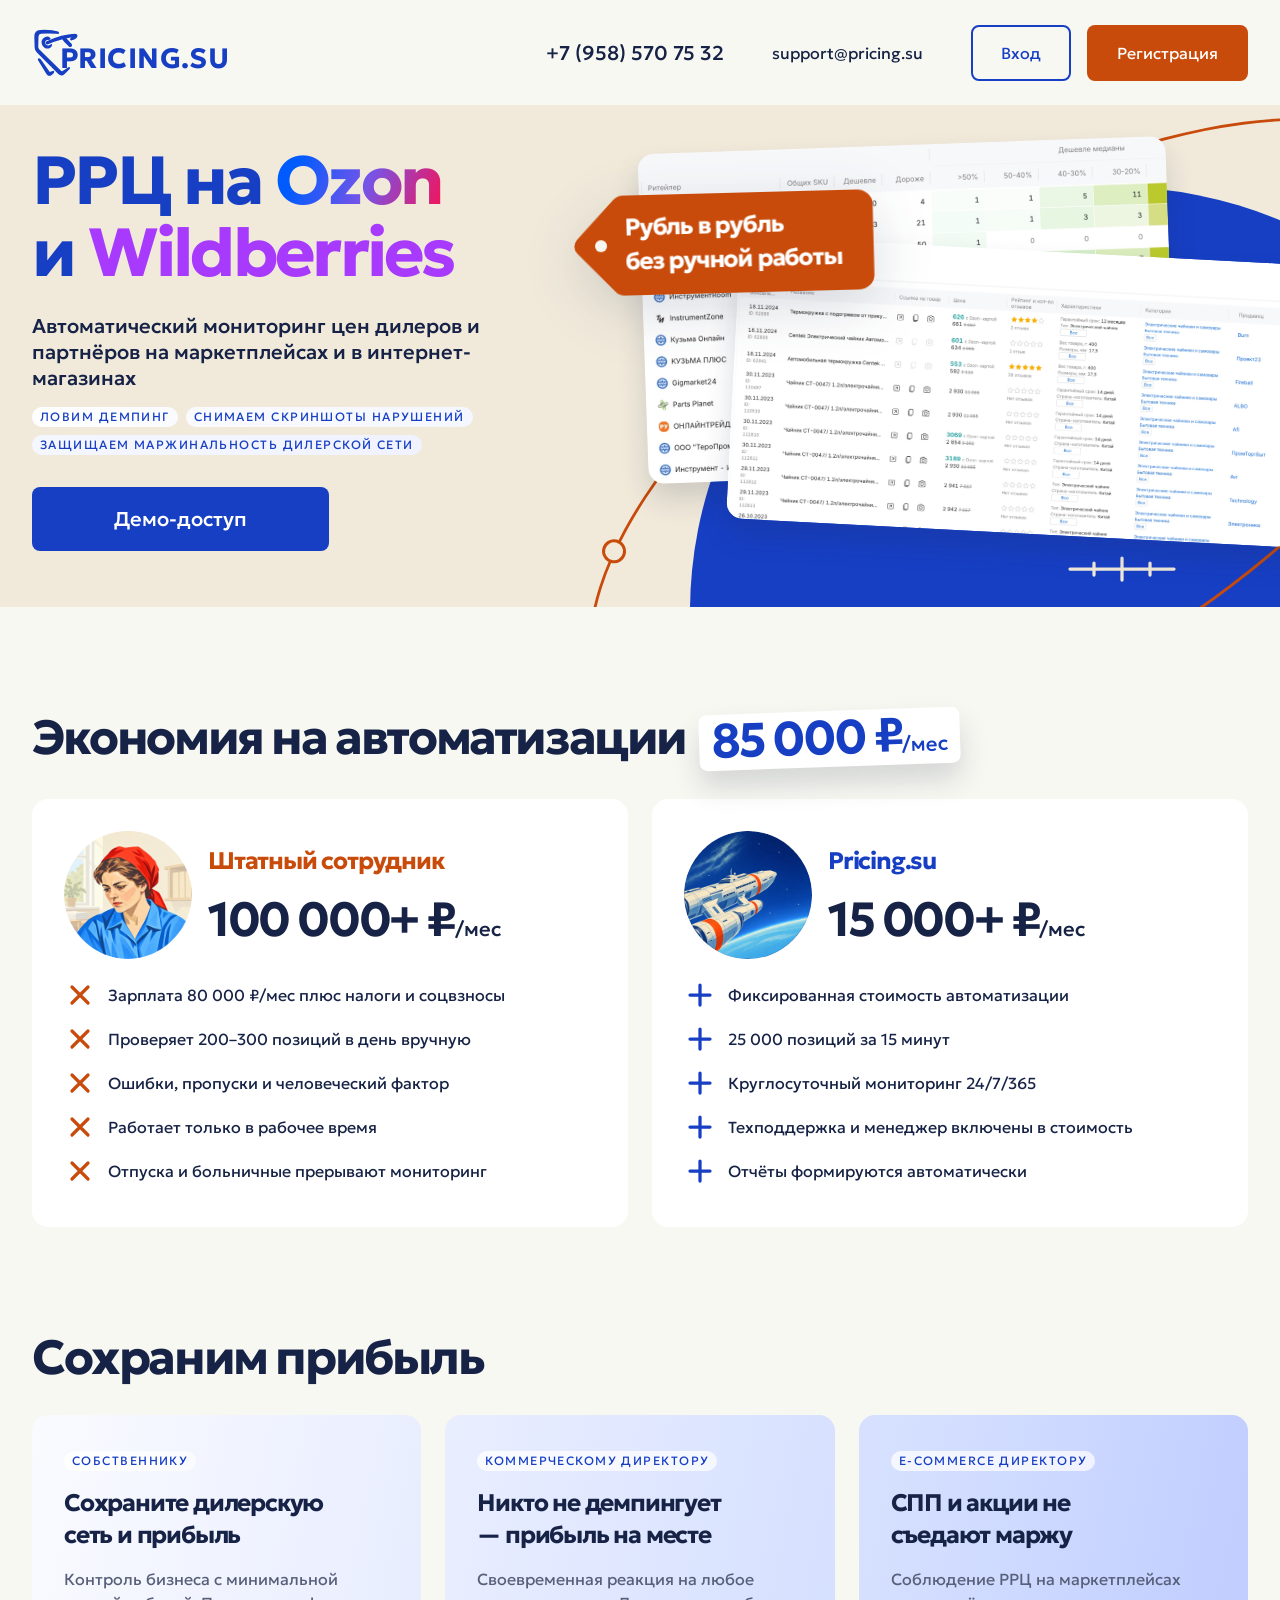
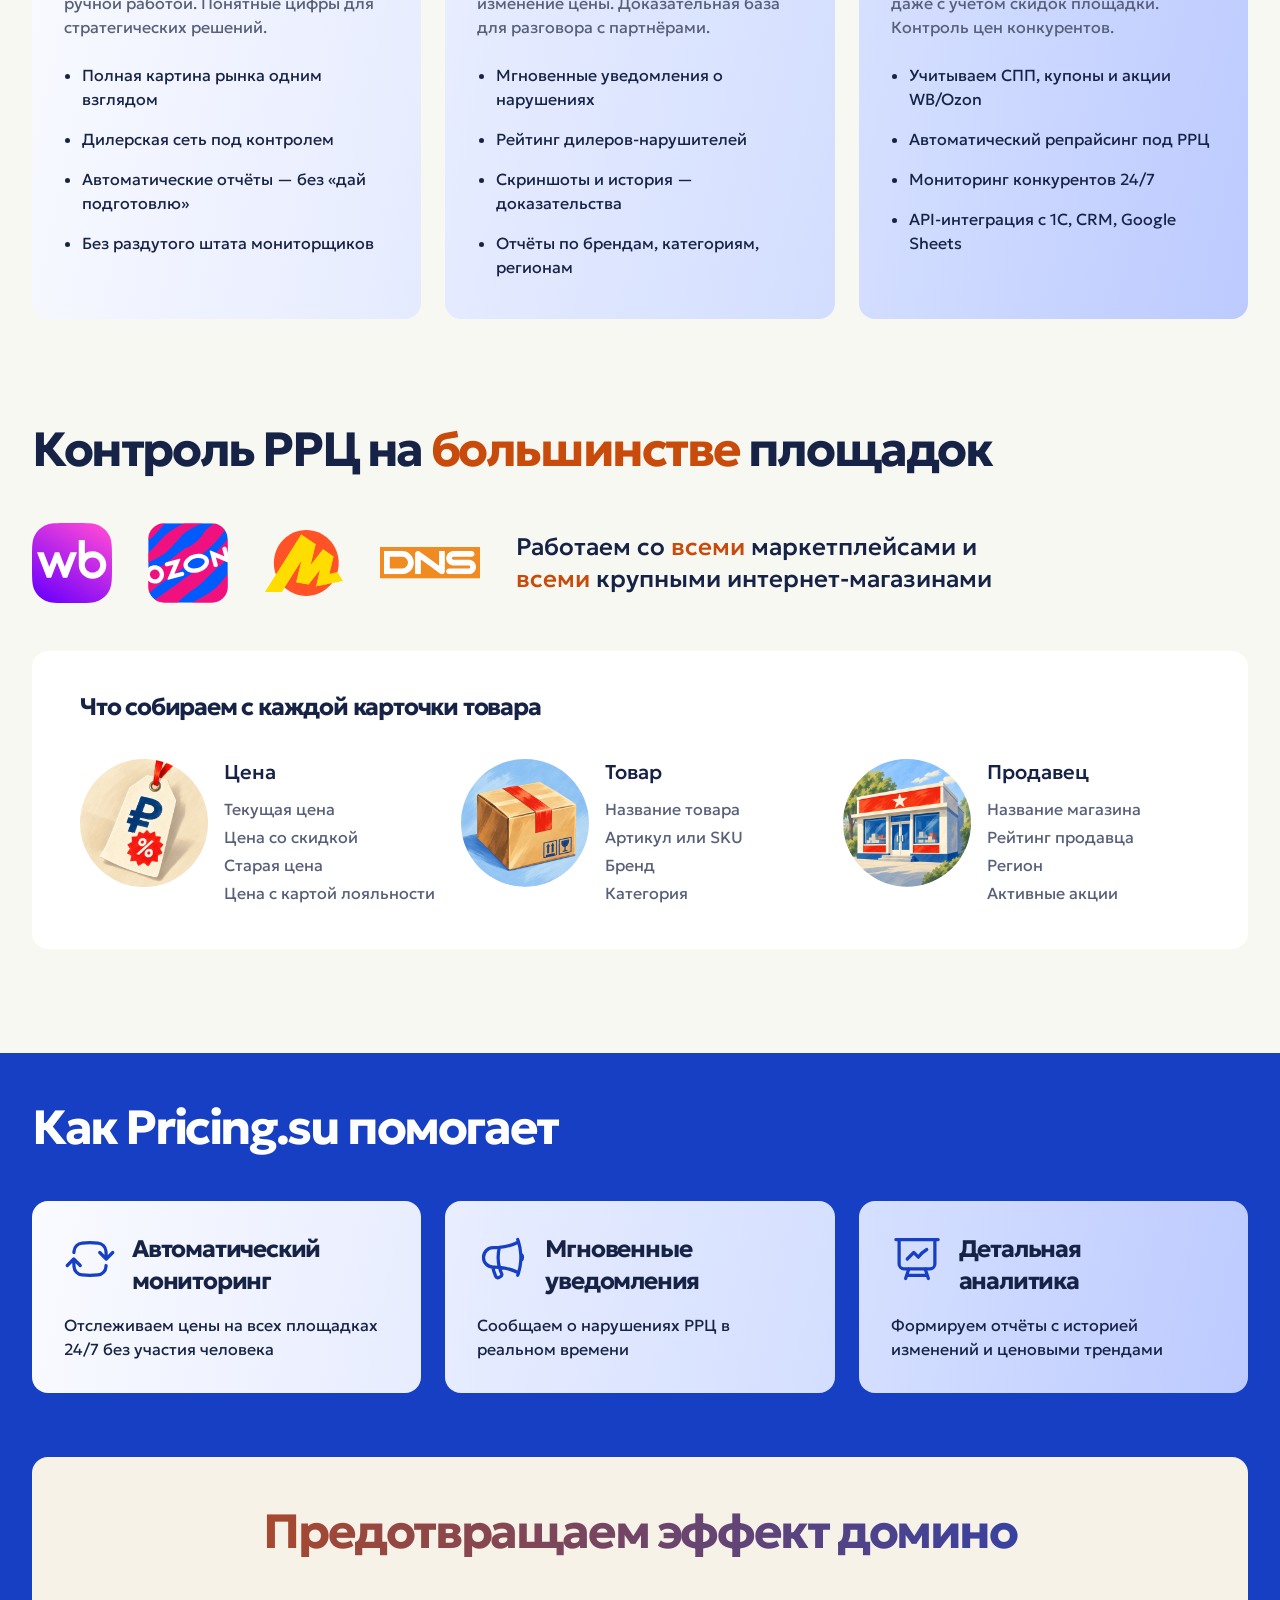
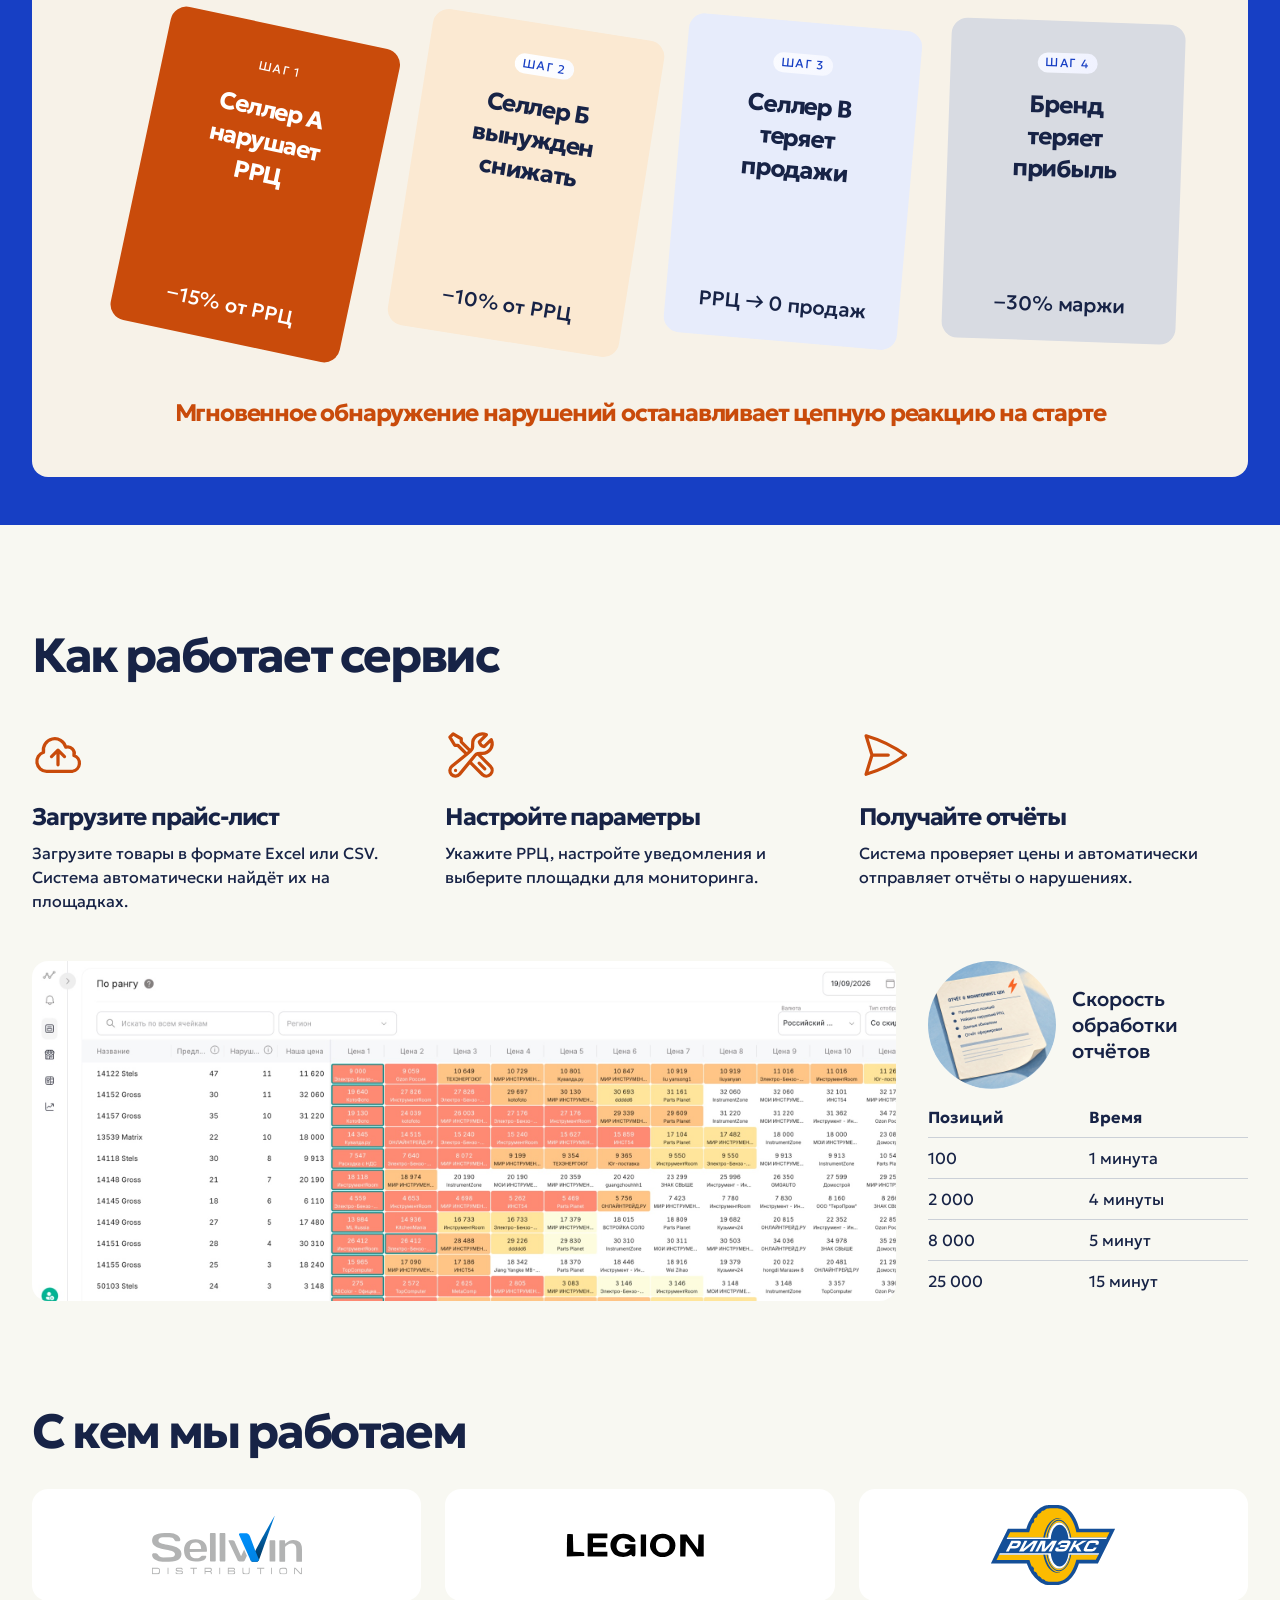
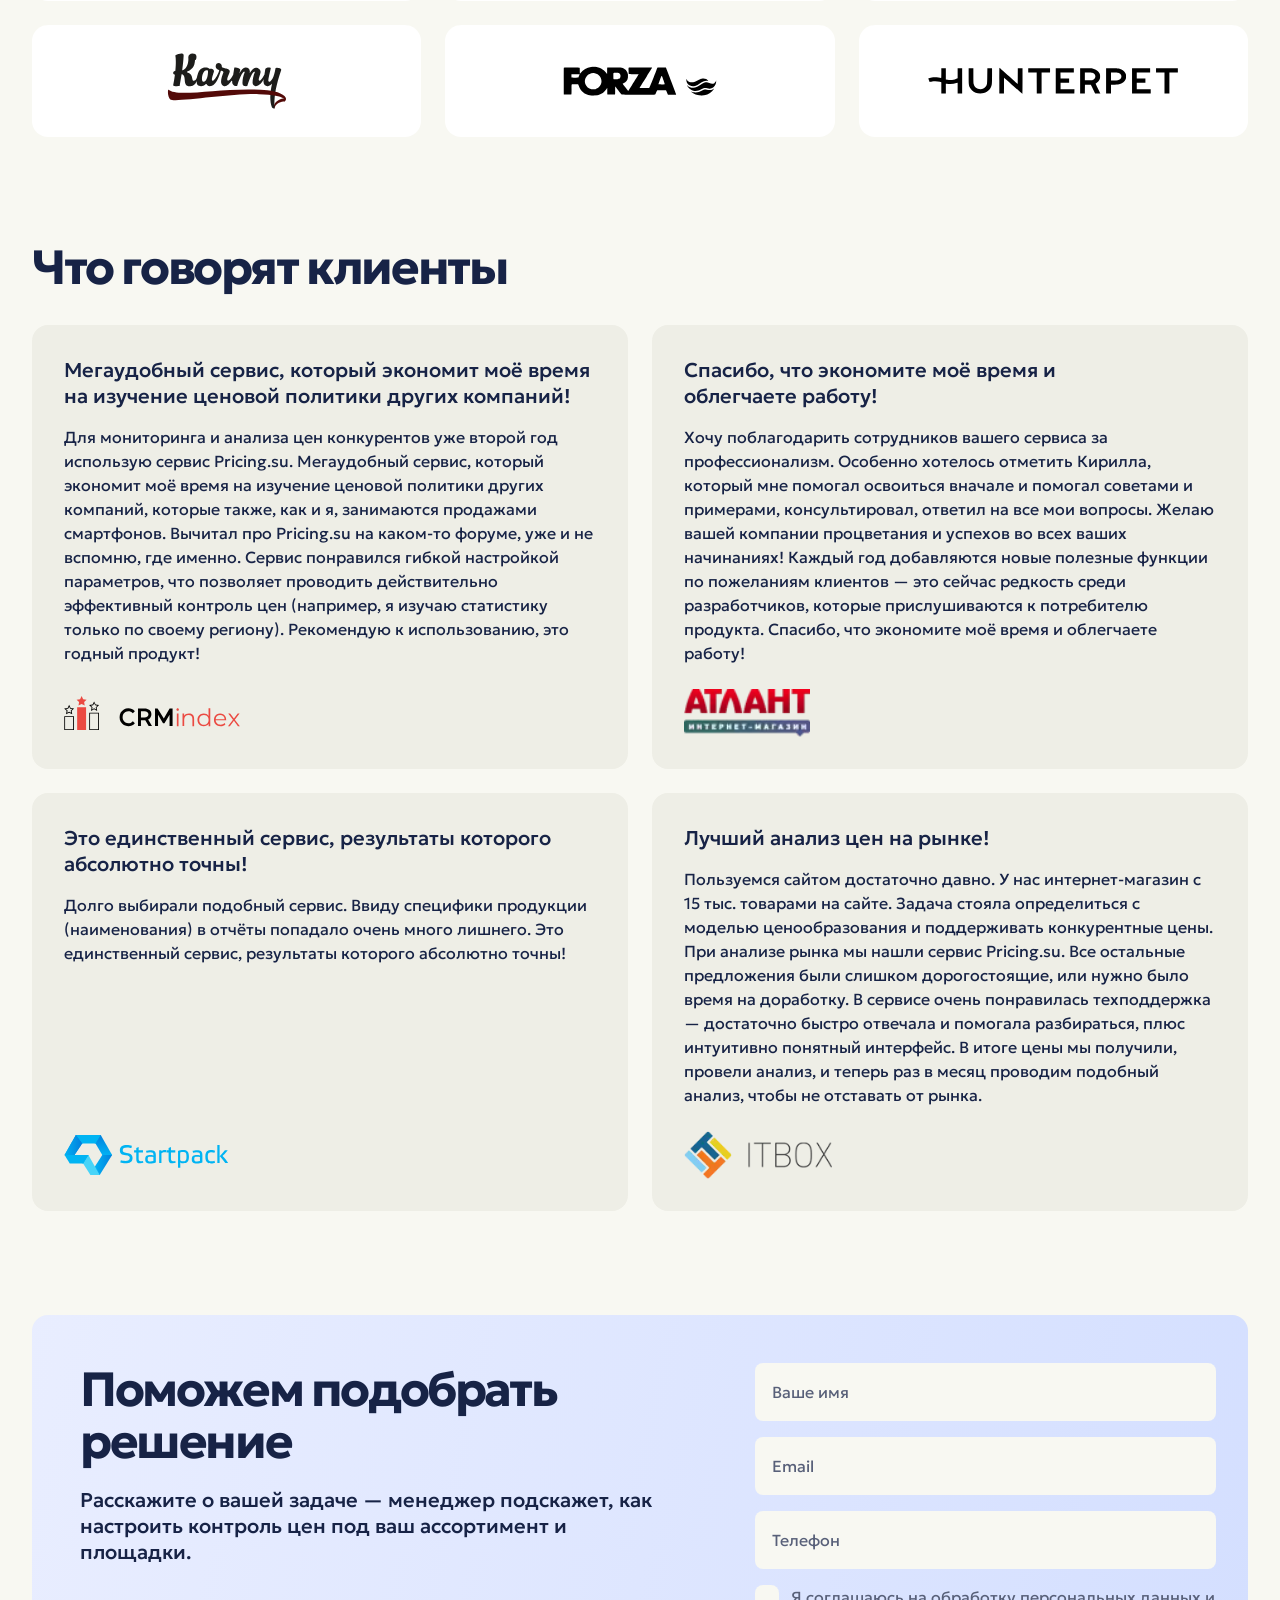
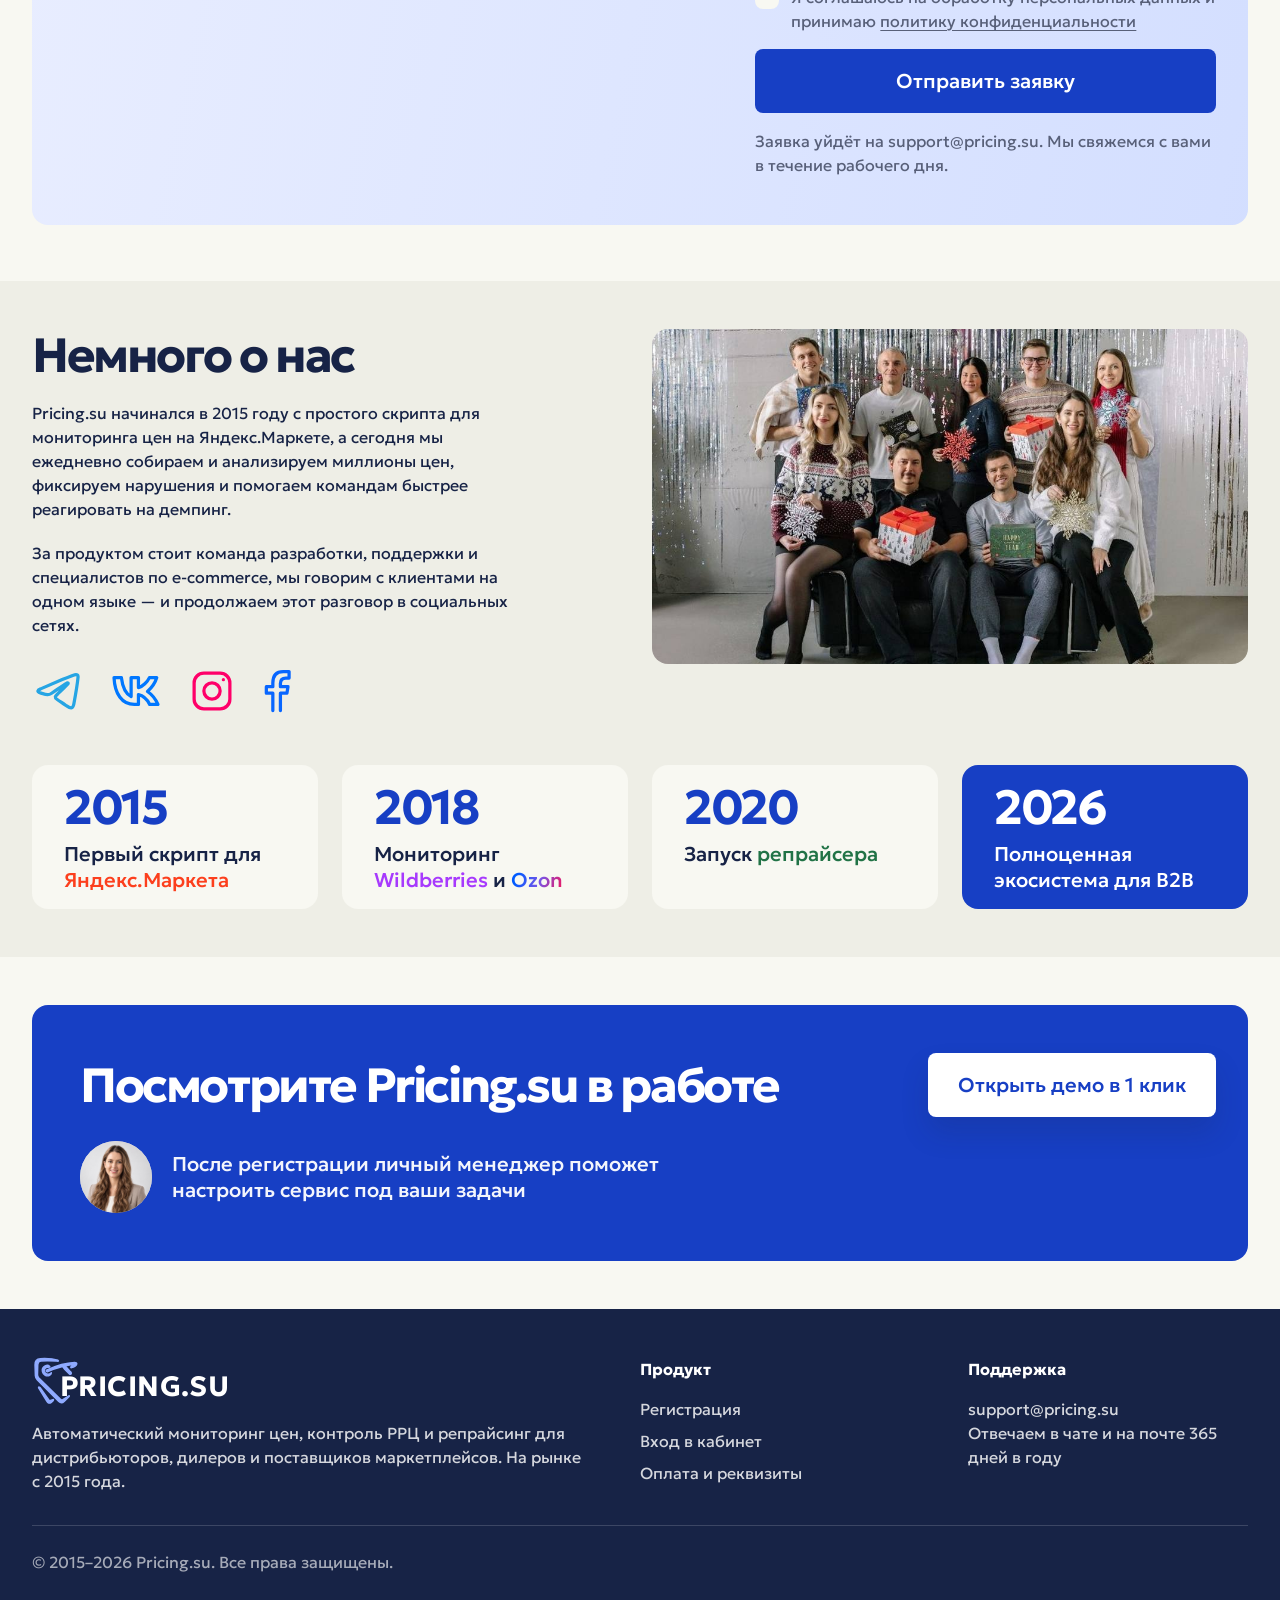
<file: index2.html>
<!DOCTYPE html>
<html lang="ru">
<head>
<meta charset="UTF-8">
<meta name="viewport" content="width=device-width, initial-scale=1.0">
<title>Pricing.su — Автоматический контроль РРЦ и цен дилеров на маркетплейсах и в интернет-магазинах</title>
<link rel="icon" href="assets/favicon.svg" type="image/svg+xml">
<link rel="icon" href="assets/favicon-32.png" sizes="32x32" type="image/png">
<link rel="apple-touch-icon" href="assets/apple-touch-icon.png">
<meta name="description" content="Pricing.su — сервис автоматического контроля РРЦ, мониторинга цен дилеров и репрайсинга на Wildberries, Ozon, Яндекс.Маркете. Защитите маржинальность и дилерскую сеть.">

<!-- Google Tag Manager -->
<script>(function(w,d,s,l,i){w[l]=w[l]||[];w[l].push({'gtm.start':
new Date().getTime(),event:'gtm.js'});var f=d.getElementsByTagName(s)[0],
j=d.createElement(s),dl=l!='dataLayer'?'&l='+l:'';j.async=true;j.src=
'https://www.googletagmanager.com/gtm.js?id='+i+dl;f.parentNode.insertBefore(j,f);
})(window,document,'script','dataLayer','GTM-WTW6Z5Q');</script>
<!-- End Google Tag Manager -->

<!-- Яндекс.Метрика -->
<script>(function(m,e,t,r,i,k,a){m[i]=m[i]||function(){(m[i].a=m[i].a||[]).push(arguments)};
m[i].l=1*new Date();
for (var j = 0; j < document.scripts.length; j++) {if (document.scripts[j].src === r) { return; }}
k=e.createElement(t),a=e.getElementsByTagName(t)[0],k.async=1,k.src=r,a.parentNode.insertBefore(k,a)})
(window, document, "script", "https://mc.yandex.ru/metrika/tag.js", "ym");
ym(43641244, "init", {"clickmap":true,"trackLinks":true,"accurateTrackBounce":true,"webvisor":false});</script>
<noscript><div></div></noscript>
<!-- /Яндекс.Метрика -->

<!-- Google Analytics -->
<script async src="https://www.googletagmanager.com/gtag/js?id=G-S25JDJGG8D"></script>
<script>
window.dataLayer = window.dataLayer || [];
function gtag(){dataLayer.push(arguments);}
gtag('js', new Date());
gtag('config', 'G-S25JDJGG8D');
</script>
<!-- /Google Analytics -->
<link rel="preconnect" href="https://fonts.googleapis.com">
<link rel="preconnect" href="https://fonts.gstatic.com" crossorigin>
<link href="https://fonts.googleapis.com/css2?family=Geologica:wght@400;500;700&display=swap" rel="stylesheet">
<style>
:root {
  --surface-page: #fff;
  --surface-section: #f6f6f6;
  --surface-primary: #fc7630;
  --surface-primary-hover: #ff8436;
  --surface-secondary: #f6f6f6;
  --text-primary: #222;
  --text-secondary: #858585;
  --surface-accent: #661429;
  --focus-color: #0462cd;
  --text-inverse: #fff;
  --border-default: #d9d9d9;
  --border-field: #b2b2b2;
  --border-subtle: rgba(0, 0, 0, .08);
  --font-family: "Geologica", -apple-system, BlinkMacSystemFont, Arial, sans-serif;
  --display-size: 56px;
  --heading-size: 40px;
  --title-size: 24px;
  --body-size: 16px;
  --body-leading: 24px;
  --subtitle-size: 20px;
  --subtitle-leading: 26px;
  --display-leading: 64px;
  --heading-leading: 48px;
  --title-leading: 32px;
  --space-1: 8px;
  --space-2: 16px;
  --space-3: 24px;
  --space-4: 32px;
  --space-5: 48px;
  --space-6: 64px;
  --space-8: 120px;
  --radius-control: 100px;
  --radius-panel: 24px;
  --radius-section: 32px;
  --radius-field: 4px;
  --section-gap: 96px;
  --heading-gap: 16px;
  --content-gap: 32px;
  --card-padding: 32px;
  --grid-gap: 32px;
  --page-gutter: 32px;
  --content-width: 1080px;
  --hero-top: 64px;
  --hero-bottom: 64px;
  --button-py: 8px;
  --button-px: 24px;
  --type-display: 700 var(--display-size)/var(--display-leading) var(--font-family);
  --type-heading: 700 var(--heading-size)/var(--heading-leading) var(--font-family);
  --type-title: 700 var(--title-size)/var(--title-leading) var(--font-family);
  --type-body: 400 var(--body-size)/var(--body-leading) var(--font-family);
  --type-body-strong: 700 var(--body-size)/var(--body-leading) var(--font-family);
  --type-subtitle: 500 var(--subtitle-size)/var(--subtitle-leading) var(--font-family);
  --text-action: var(--surface-primary);
  --illus-circle-col: clamp(96px, 10vw, 132px);
}
* { box-sizing: border-box; margin: 0; padding: 0; }
html { scroll-behavior: smooth; scroll-padding-top: var(--space-8); }
body {
  font-style: normal;
  font-stretch: normal; letter-spacing: normal; text-transform: none; color: var(--text-primary); background: var(--surface-page);
  -webkit-font-smoothing: antialiased;
}
button, input, select, textarea { color: inherit; }
a { color: inherit; text-decoration: none; }
:focus-visible { outline: 2px solid var(--focus-color); outline-offset: 4px; }
.container { width: calc(100% - 2 * var(--page-gutter)); max-width: var(--content-width); margin: 0 auto; }
.container :where(div, p, h1, h2, h3, h4, a, li) { min-width: 0; overflow-wrap: anywhere; }
section { margin-bottom: var(--section-gap); }
.section-title { text-align: left; max-width: 26ch; margin-bottom: var(--content-gap); }
.section-title:has(+ .section-subtitle), .cta-final h2 { margin-bottom: var(--heading-gap); }
.hero h1, .section-title, .cta-final h2, .pain-card h3, .ui-card h3, .feat-card h3, .term-card h4, .cons-item h4, .how-step h4, .block-title, details summary { text-wrap: balance; overflow-wrap: break-word; }
.section-subtitle { color: var(--text-primary); text-align: left; max-width: 64ch; margin: 0 0 var(--content-gap); }
.text-muted { color: var(--text-primary); }

/* Typography: one definition per role, independent of semantic color and section layout. */
body, button, input, select, textarea { font: var(--type-body); letter-spacing: normal; }
h1, h2, h3, h4, h5, h6 { font: inherit; }
.hero h1 { font: var(--type-display); }
.section-title, .cta-final h2, .metric-num, .calc-total .price, .tl-year, .how-num, .term-card h4 .term-code { font: var(--type-heading); }
.pain-card h3, .ui-card h3, .feat-card h3, .term-card h4,
.cons-item h4, .how-step h4, .block-title, .foot-brand,
details summary, .gallery-caption, .platform-data-panel > h3, .hero-ticket .price-label,
.calc-row .val { font: var(--type-title); }
.hero .sub { font: var(--type-subtitle); letter-spacing: normal; }
.section-subtitle { font: var(--type-subtitle); letter-spacing: normal; }
b, strong, .foot-col h4, .compare-table th, .calc-row label { font: var(--type-body-strong); letter-spacing: normal; }
small, .hero-badge, .hero-trust,
.calc-note, .gallery-overlay, .form-note, .foot-bottom { font: var(--type-body); color: var(--text-secondary); letter-spacing: normal; }
.form-note b { font: inherit; }
.btn { font: var(--type-body); letter-spacing: normal; }
.cons-num, .modal-close, .modal-nav { font: var(--type-body); }
.calc-total .price small { font: var(--type-body); }
.form-wrap input::placeholder { font: inherit; }

/* Header and shared controls */
header { position: sticky; top: 0; z-index: 100; background: var(--surface-page); box-shadow: none; transition: box-shadow .18s ease; }
header.is-scrolled { box-shadow: 0 8px 28px rgb(23 35 70 / 8%); transform: translateZ(0); }
.header-scroll-sentinel { height: 1px; pointer-events: none; visibility: hidden; }
.header-inner { display: flex; align-items: center; justify-content: space-between; padding-top: var(--space-2); padding-bottom: var(--space-2); gap: var(--space-2); }
.logo { display: flex; align-items: center; gap: 0; }
.logo-mark { display: block; width: 48px; height: 48px; flex: 0 0 auto; color: var(--surface-accent); overflow: visible; }
.logo-wordmark { position: relative; margin-left: -20px; transform: translateY(6px); font-size: 28px; line-height: 36px; letter-spacing: .015em; text-transform: uppercase; white-space: nowrap; }
.foot-brand .logo-mark { color: #8faaff; }
.foot-brand:has(.logo-mark) { gap: 0; }
.header-contacts { display: flex; align-items: center; gap: var(--space-5); flex-wrap: wrap; }
.header-contacts .email { color: var(--text-primary); }
.header-contacts .phone { font: var(--type-subtitle); letter-spacing: normal; color: var(--text-primary); }
.header-actions { display: flex; align-items: center; gap: var(--space-2); }
.btn { display: inline-flex; align-items: center; justify-content: center; gap: 6px; padding: var(--button-py) var(--button-px); border: 2px solid transparent; border-radius: var(--radius-control); text-align: center; cursor: pointer; transition: background-color .15s; }
.btn-primary, .btn-cta, .btn-white { background: var(--surface-primary); color: var(--text-inverse); }
.btn-outline { background: transparent; border-color: var(--surface-primary); color: var(--text-action); }
.btn-primary:hover, .btn-cta:hover, .btn-white:hover { background: var(--surface-primary-hover); }
.btn:active { background: var(--surface-primary); }
.header-contacts .btn-primary { background: transparent; color: var(--text-action); border-color: var(--surface-primary); }
.header-contacts .btn-outline { background: transparent; border-color: transparent; color: var(--text-primary); }
.header-contacts .btn:hover { background: var(--surface-section); }
.cta-actions .btn-outline:hover { background: var(--surface-primary); }

/* Images retain their sources and accessible names; their rendered content is a square placeholder. */
.image-placeholder {
  content: url("data:image/svg+xml,%3Csvg xmlns='http://www.w3.org/2000/svg' width='1' height='1'/%3E");
  display: block; width: 100%; max-width: 100%; height: auto; aspect-ratio: 1;
  background: var(--surface-section); border: 1px solid var(--border-default); border-radius: 0;
}
/* Hero and metrics */
.hero { padding-top: var(--hero-top); margin-bottom: var(--hero-bottom); }
.hero-grid { display: grid; grid-template-columns: 1.4fr 1fr; gap: var(--grid-gap); align-items: center; }
.hero h1 { max-width: 20ch; margin-bottom: var(--heading-gap); }
.hero h1 span { display: inline-block; max-width: 100%; }
.hero .sub { margin-bottom: var(--space-4); }
.hero-badges { display: flex; flex-wrap: wrap; gap: var(--space-1); margin-bottom: var(--space-4); }
.hero-badge { padding: var(--space-1) var(--space-2); border-radius: var(--radius-control); background: var(--surface-secondary); }
.hero-cta, .cta-actions { display: flex; gap: var(--space-2); flex-wrap: wrap; align-items: center; }
.hero-trust { margin-top: var(--space-3); }
.metrics { margin-bottom: var(--section-gap); }
.metrics-grid { display: grid; grid-template-columns: repeat(4, minmax(0, 1fr)); gap: var(--space-4); text-align: left; }
.metric-lbl { color: var(--text-primary); margin-top: var(--space-1); }

/* Cards and steps */
.pain-grid { display: grid; grid-template-columns: repeat(2, minmax(0, 1fr)); gap: var(--grid-gap); }
.audience-grid, .feat-grid { display: grid; grid-template-columns: repeat(3, minmax(0, 1fr)); gap: var(--grid-gap); }
.pain-card, .ui-card, .feat-card { border-radius: var(--radius-panel); padding: var(--card-padding); background: var(--surface-section); }
.pain-card h3, .ui-card h3, .feat-card h3, .term-card h4 { margin-bottom: var(--space-2); }
.pain-card p, .pain-card .now, .ui-card li, .feat-card p, .cons-item p, .how-step p, .term-card p { color: var(--text-primary); }
.pain-card .now { margin-top: var(--space-2); padding-top: var(--space-2); }
.pain-card .now strong { display: block; margin-bottom: var(--space-1); color: var(--text-primary); }
.ui-card ul { list-style: none; margin-top: var(--space-2); }
.ui-card li { position: relative; padding: var(--space-1) 0 var(--space-1) 32px; }
.ui-card li::before {
  content: "";
  position: absolute;
  top: 12px;
  left: 0;
  width: 20px;
  height: 20px;
  background: var(--surface-accent);
  -webkit-mask: url("data:image/svg+xml,%3Csvg xmlns='http://www.w3.org/2000/svg' fill='none' viewBox='0 0 24 24' stroke='black' stroke-width='4'%3E%3Cpath stroke-linecap='round' stroke-linejoin='round' d='m4.5 12.75 6 6 9-13.5'/%3E%3C/svg%3E") center / contain no-repeat;
  mask: url("data:image/svg+xml,%3Csvg xmlns='http://www.w3.org/2000/svg' fill='none' viewBox='0 0 24 24' stroke='black' stroke-width='4'%3E%3Cpath stroke-linecap='round' stroke-linejoin='round' d='m4.5 12.75 6 6 9-13.5'/%3E%3C/svg%3E") center / contain no-repeat;
}

.cons-wrap, .terms-grid, .about-grid { display: grid; grid-template-columns: repeat(2, minmax(0, 1fr)); gap: var(--space-5); align-items: center; }
.cons-list, .terms-cards { display: flex; flex-direction: column; gap: var(--space-2); }
.cons-item { display: flex; align-items: flex-start; gap: var(--space-3); padding: var(--space-2) 0; }
.cons-num, .how-num { display: flex; align-items: center; justify-content: center; flex-shrink: 0; width: 48px; height: 48px; border-radius: var(--radius-control); background: var(--surface-secondary); color: var(--text-primary); }
.cons-item h4, .how-step h4 { margin-bottom: var(--space-1); }
.how-grid { display: grid; grid-template-columns: repeat(3, minmax(0, 1fr)); gap: var(--grid-gap); }
.how-step { padding: 0; text-align: left; }
.how-num { margin: 0 0 var(--space-3); background: var(--surface-primary); color: var(--text-inverse); }
.term-card { padding: var(--card-padding); border-radius: var(--radius-panel); background: var(--surface-section); }

.term-card:first-child { background: var(--surface-primary); color: var(--text-inverse); }
.term-card:first-child p { color: inherit; }

/* Clients */
.clients-logo-grid { display: grid; grid-template-columns: repeat(3, minmax(0, 1fr)); gap: var(--grid-gap); list-style: none; margin: 0; padding: 0; }
.clients-logo-item { display: flex; align-items: center; justify-content: center; min-height: 112px; padding: var(--card-padding); border-radius: var(--radius-panel); background: #fff; overflow: visible; }
.clients-logo-mark { display: flex; align-items: center; justify-content: center; width: 176px; height: 48px; flex-shrink: 0; overflow: visible; }
.clients-logo-mark img { display: block; width: 100%; height: 100%; object-fit: contain; object-position: center; transform: scale(var(--client-logo-scale, 1)); transform-origin: center; }
.clients-logo-mark--sellwin { --client-logo-scale: 1.23; }
.clients-logo-mark--legion { --client-logo-scale: 3.16; }
.clients-logo-mark--rimex { --client-logo-scale: 1.68; }
.clients-logo-mark--karmy { --client-logo-scale: 2.58; }
.clients-logo-mark--forza { --client-logo-scale: 0.87; }
.clients-logo-mark--hunterpet { --client-logo-scale: 1.43; }

/* Reviews */
.reviews-grid { display: grid; grid-template-columns: repeat(2, minmax(0, 1fr)); gap: var(--grid-gap); margin: 0; }
.review-card { display: flex; flex-direction: column; padding: var(--card-padding); border-radius: var(--radius-panel); background: var(--surface-section); text-align: left; }
.review-card h3 { font: var(--type-subtitle); letter-spacing: normal; text-wrap: pretty; hyphens: none; overflow-wrap: normal; word-break: normal; margin-bottom: var(--space-2); }
.review-card p { color: var(--text-primary); margin-bottom: var(--space-3); }
.review-logo { align-self: flex-start; height: 48px; width: auto; max-width: 176px; object-fit: contain; margin-top: auto; }

/* Calculator and comparison */
.calc-wrap { margin: 0; padding: var(--card-padding); border-radius: var(--radius-panel); background: var(--surface-section); }
.calc-row { display: grid; grid-template-columns: minmax(0, 1fr) minmax(120px, 1fr) minmax(180px, .6fr); align-items: center; padding: var(--space-2) 0; border-bottom: 1px solid var(--border-default); gap: var(--space-3); }
.calc-row input[type=range] { appearance: none; width: 100%; min-width: 0; height: 48px; background: transparent; cursor: pointer; }
.calc-row input[type=range]::-webkit-slider-runnable-track { height: 2px; background: var(--border-default); }
.calc-row input[type=range]::-webkit-slider-thumb { appearance: none; width: 24px; height: 24px; transform: translateY(-11px); border: 0; border-radius: var(--radius-control); background: var(--surface-primary); }
.calc-row input[type=range]::-moz-range-track { height: 2px; background: var(--border-default); }
.calc-row input[type=range]::-moz-range-thumb { width: 24px; height: 24px; border: 0; border-radius: var(--radius-control); background: var(--surface-primary); }
.calc-row input[type=range]:hover::-webkit-slider-thumb { outline: 2px solid var(--text-primary); }
.calc-row input[type=range]:hover::-moz-range-thumb { outline: 2px solid var(--text-primary); }
.calc-row .val { text-align: right; }
.calc-total { display: flex; justify-content: space-between; align-items: center; flex-wrap: wrap; gap: var(--space-3); margin-top: var(--space-3); padding: var(--space-3); border-radius: var(--radius-panel); background: var(--surface-page); }
.calc-total .lbl, .calc-total .price small { color: var(--text-primary); }
.calc-note { margin-top: var(--space-3); }
.compare-table { overflow-x: auto; }
.compare-table table { width: 100%; min-width: 640px; border-collapse: collapse; }
.compare-table th, .compare-table td { padding: var(--space-2) var(--space-3); text-align: left; border-bottom: 1px solid var(--border-default); }
.compare-table th { background: var(--surface-section); }
.compare-table .no { color: var(--text-primary); }
.compare-table .yes { background: var(--surface-section); }

/* About and FAQ */
.about-text p { margin-bottom: var(--space-3); }
.about-text p strong { color: var(--text-primary); }
.timeline { margin-top: var(--space-4); display: flex; gap: var(--space-3); flex-wrap: wrap; }
.tl-item { flex: 1; min-width: 120px; }
.faq-section > .container { display: grid; grid-template-columns: 1fr 2fr; column-gap: var(--grid-gap); align-items: start; }
.faq-list { min-width: 0; }
details { border-bottom: 1px solid var(--border-subtle); }
details summary { padding: var(--space-3) 0; cursor: pointer; list-style: none; display: flex; justify-content: flex-start; align-items: baseline; gap: var(--space-2); }
details summary::-webkit-details-marker { display: none; }
details summary:hover { background: var(--surface-section); }
details .answer { padding: 0 0 var(--space-3); color: var(--text-primary); }

/* Gallery and its existing modal controls */
.gallery-grid { display: grid; grid-template-columns: repeat(3, minmax(0, 1fr)); gap: var(--grid-gap); }
.gallery-item { position: relative; cursor: pointer; background: var(--surface-section); padding: var(--space-3); border-radius: var(--radius-panel); }
.gallery-caption { padding-top: var(--space-2); display: flex; align-items: center; justify-content: space-between; gap: var(--space-1); }
.gallery-overlay { display: inline-block; margin-top: var(--space-2); padding: var(--space-1) var(--space-2); border-radius: var(--radius-control); background: var(--surface-secondary); }
.modal { position: fixed; inset: 0; z-index: 9999; display: none; align-items: center; justify-content: center; padding: var(--space-3); background: var(--surface-page); }
.modal.open { display: flex; }
.modal-inner { position: relative; width: min(100%, 1100px); max-height: 100%; display: flex; flex-direction: column; align-items: center; padding-top: var(--space-6); }
.modal-img { width: min(100%, max(0px, calc(100dvh - 240px))); flex-shrink: 0; }
.modal-caption { text-align: center; margin-top: var(--space-2); }
.modal-close, .modal-nav { position: absolute; display: flex; align-items: center; justify-content: center; border: 0; border-radius: var(--radius-control); min-width: 48px; min-height: 48px; padding: var(--space-1) var(--space-2); background: var(--surface-secondary); color: var(--text-primary); cursor: pointer; }
.modal-close:hover, .modal-nav:hover { background: var(--surface-primary); color: var(--text-inverse); }
.modal-close { top: 0; right: 0; }
.modal-nav { top: 50%; transform: translateY(-50%); }
.modal-prev { left: 0; }
.modal-next { right: 0; }

/* Conversion form and footer */
.cta-final { display: grid; grid-template-columns: 1fr 1fr; grid-template-rows: auto auto 1fr; column-gap: var(--grid-gap); align-items: start; background: var(--surface-accent); color: var(--text-inverse); border-radius: var(--radius-section); padding: var(--card-padding); }
.cta-final > p { color: var(--text-inverse); margin: 0 0 var(--space-4); }
.cta-actions { justify-content: flex-start; }
.cta-actions .btn-outline { border-color: var(--text-inverse); color: var(--text-inverse); }
.form-wrap { grid-column: 2; grid-row: 1 / 4; width: 100%; color: var(--text-primary); padding: var(--card-padding); border-radius: var(--radius-panel); background: var(--surface-page); }
.form-wrap input { display: block; width: 100%; padding: 12px; border: 1px solid var(--border-field); border-radius: var(--radius-field); background: var(--surface-page); margin-bottom: var(--space-2); }
.form-wrap input:focus { border-color: var(--focus-color); outline: 2px solid var(--focus-color); outline-offset: -2px; }
.form-wrap input::placeholder { color: var(--text-secondary); opacity: 1; }
.form-wrap .btn { width: 100%; }
.form-note { margin-top: var(--space-2); }
footer { padding: var(--space-5) 0 var(--space-3); border-top: 1px solid var(--border-subtle); }
.foot-grid { display: grid; grid-template-columns: 2fr 1fr 1fr 1fr; gap: var(--space-4); margin-bottom: var(--space-4); }
.foot-col h4 { margin-bottom: var(--space-2); }
.foot-col a, .foot-col p { color: var(--text-primary); display: block; }
.foot-col a + a { margin-top: var(--space-1); }
.foot-brand { display: flex; align-items: center; gap: 10px; margin-bottom: var(--space-2); }
.foot-bottom { padding-top: var(--space-3); }

/* Poster / price-label visual layer. Desktop composition: 1440px. */
:root {
  --surface-page: #f8f8f2;
  --surface-section: #eeeee6;
  --surface-secondary: #e4eaff;
  --aud-tone-a: #fafbff;
  --aud-tone-b: #e8edff;
  --aud-tone-c: #d4dfff;
  --aud-tone-d: #bccaff;
  --badge-tone-a: #fff;
  --badge-tone-b: #fafbff;
  --badge-tone-c: #f5f7ff;
  --badge-tone-d: #f0f2ff;
  --badge-tone-orange-a: #fff;
  --badge-tone-orange-b: #fffaf7;
  --surface-primary: #c94b0b;
  --surface-primary-hover: #b33e06;
  --surface-accent: #173fc4;
  --text-primary: #172346;
  --text-secondary: #586079;
  --text-inverse: #fff;
  --text-action: #172346;
  --focus-color: #173fc4;
  --border-default: #cbd0d7;
  --border-field: #929bad;
  --border-subtle: #dce0e7;
  --content-width: 1248px;
  --radius-control: 8px;
  --radius-field: 8px;
  --radius-panel: 16px;
  --radius-section: 16px;
  --display-size: 72px;
  --display-leading: 76px;
  --heading-size: 48px;
  --heading-leading: 52px;
  --stat-size: 96px;
  --stat-leading: 100px;
  --brand-size: 32px;
  --brand-leading: 40px;
  --tracking-display: -.04em;
  --tracking-accent: -.05em;
  --tracking-brand: -.04em;
  --surface-hero-paper: #f1eadb;
  --badge-size: 12px;
  --badge-leading: 16px;
  --tracking-badge: .12em;
  --radius-badge: 999px;
  --type-badge: 400 var(--badge-size)/var(--badge-leading) var(--font-family);
  --shadow-label: 0 16px 28px rgb(23 35 70 / 16%);
  --type-display: 700 var(--display-size)/var(--display-leading) var(--font-family);
  --type-heading: 700 var(--heading-size)/var(--heading-leading) var(--font-family);
  --type-stat: 700 var(--stat-size)/var(--stat-leading) var(--font-family);
  --type-title: 700 var(--title-size)/var(--title-leading) var(--font-family);
  --subtitle-size: 20px;
  --subtitle-leading: 26px;
  --type-subtitle: 500 var(--subtitle-size)/var(--subtitle-leading) var(--font-family);
  --type-brand: 700 var(--brand-size)/var(--brand-leading) var(--font-family);
  --block-pad-top: 104px;
  --block-pad-bottom: 56px;
  --block-gap: var(--block-pad-top);
  --panel-padding-y: 48px;
}
::selection { background: var(--surface-primary); color: var(--text-inverse); }
html { scrollbar-color: var(--surface-accent) var(--surface-page); }
body { background: var(--surface-page); }
input { caret-color: var(--surface-accent); }
header { position: sticky; top: 0; z-index: 100; background: var(--surface-page); box-shadow: none; transition: box-shadow .18s ease; }
header.is-scrolled { box-shadow: 0 8px 28px rgb(23 35 70 / 8%); transform: translateZ(0); }
.header-inner { display: flex; justify-content: space-between; gap: 20px; padding: 24px 0; }
.logo { font: var(--type-brand); letter-spacing: var(--tracking-brand); color: var(--surface-accent); }
.header-contacts { gap: var(--space-5); flex-wrap: nowrap; }
.btn { min-height: 56px; padding: 12px 28px; border-radius: var(--radius-control); font-weight: 400; transition: background-color .18s, color .18s; }
.btn-primary, .btn-cta, .btn-white { color: var(--text-inverse); background: var(--surface-primary); }
.header-contacts .btn-primary { background: var(--surface-primary); color: var(--text-inverse); border-color: transparent; }
.header-contacts .btn-primary:hover { background: var(--surface-primary-hover); }
.btn-outline { color: var(--surface-accent); border-color: currentColor; }
section { padding: var(--block-pad-top) 0 var(--block-pad-bottom); margin: 0; }
.hero + section { padding-top: var(--block-pad-top); }
.consequences + section,
.calc-bg + section { padding-top: var(--block-pad-top); }
#lead + .about-bg { padding-top: var(--panel-padding-y); }
#lead + .about-bg { padding-bottom: var(--panel-padding-y); }
/* Same surface: one gap between blocks, padding at junctions collapses. */
#economy + #audience,
#audience + #platforms,
#industries + #lead {
  margin-top: var(--block-gap);
  padding-top: 0;
}
#economy:has(+ #audience),
#audience:has(+ #platforms),
#industries:has(+ #lead) { padding-bottom: 0; }
#how + #clients,
#clients + #industries,
#terms + #clients {
  margin-top: var(--block-gap);
  padding-top: 0;
}
#how:has(+ #clients),
#clients:has(+ #industries),
#terms:has(+ #clients) {
  padding-bottom: 0;
}
.section-title { max-width: none; letter-spacing: var(--tracking-accent); }
.section-subtitle { max-width: 60ch; color: var(--text-primary); margin-bottom: 48px; }
.hero {
  padding: 40px 0 56px;
  margin: 0;
  background: linear-gradient(135deg, #f1eadb 0, #f1eadb 69%, #c94b0b 69%, #c94b0b 69.6%, #f1eadb 69.6%, #f1eadb 78%, #173fc4 78%, #173fc4 100%);
}
.hero-grid { display: block; }
.hero-grid > div:first-child { display: grid; grid-template-columns: 1fr 0.92fr; gap: 0 64px; align-items: start; }
.hero-copy { grid-column: 1; display: flex; flex-direction: column; align-items: flex-start; }
.hero h1 { max-width: 9ch; margin-bottom: 0; font: 700 68px/72px var(--font-family); color: var(--surface-accent); letter-spacing: var(--tracking-display); text-wrap: balance; }
.hero h1 .hero-line { display: block; max-width: none; white-space: normal; }
.brand-ozon { color: #005bff; background: linear-gradient(110deg, #005bff 15%, #7654e8 55%, #f91155 100%); background-clip: text; -webkit-background-clip: text; -webkit-text-fill-color: transparent; }
.brand-wildberries { color: #a73afd; }
.brand-yandex { color: #fc3f1d; }
.brand-excel { color: #217346; }
/* One orange price label, set in the same typeface as the headline. */
.hero-media { position: relative; grid-column: 2; min-height: clamp(220px, 28vw, 340px); max-width: 92%; margin-left: auto; }
.hero-ticket { position: absolute; z-index: 3; top: 48px; left: -32px; width: max-content; transform: rotate(-1.5deg); filter: drop-shadow(var(--shadow-label)); }
.hero-ticket-paper {
  position: relative;
  display: flex;
  flex-direction: column;
  align-items: flex-start;
  justify-content: center;
  gap: 0;
  min-height: 0;
  padding: 16px 32px 18px 52px;
  color: var(--text-inverse);
  background: var(--surface-primary);
  clip-path: url(#hero-ticket-outline);
}
.hero-ticket-paper::before { content: ""; position: absolute; left: 22px; top: 50%; width: 12px; height: 12px; transform: translateY(-50%); border-radius: 50%; background: var(--surface-page); }
.hero-ticket .price-label { margin: 0; letter-spacing: var(--tracking-accent); white-space: nowrap; }
.hero-ticket .price-label span { display: block; font: inherit; letter-spacing: inherit; margin-top: 2px; }
.hero .sub { max-width: 42ch; margin: 24px 0 0; font: var(--type-subtitle); letter-spacing: normal; }
.hero-badges {
  display: flex;
  flex-wrap: wrap;
  gap: 8px;
  max-width: 50ch;
  margin: 16px 0 0;
}
.hero-badge { padding: 0; border-radius: 0; background: none; color: var(--text-secondary); }
.hero-cta { margin: 32px 0 0; }
.hero-cta .btn { min-width: 240px; background: var(--surface-accent); color: #fff; }
.hero-cta .btn:hover { background: var(--text-primary); }
.hero-screenshot-placeholder { display: block; min-width: 0; max-width: 100%; object-fit: cover; border-radius: var(--radius-panel); box-shadow: var(--shadow-label); }
.hero-screenshot-primary { position: relative; z-index: 0; width: 82%; margin-left: 6%; aspect-ratio: 16 / 10; object-position: 10% center; transform: rotate(-2deg); }
.hero-screenshot-secondary { position: absolute; z-index: 1; right: -8%; bottom: -14%; width: 88%; aspect-ratio: 16 / 8; object-position: 18% 0%; transform: rotate(3deg); }
.hero-trust { grid-column: 1 / -1; margin-top: 32px; color: var(--text-secondary); }
@media (min-width: 1440px) {
  :root { --block-pad-bottom: 88px; --display-size: 80px; --display-leading: 84px; }
  .hero {
    padding: 48px 0 88px;
    background: linear-gradient(135deg, #f1eadb 0, #f1eadb 65%, #c94b0b 65%, #c94b0b 66.2%, #f1eadb 66.2%, #f1eadb 72%, #173fc4 72%, #173fc4 100%);
  }
  .hero-grid > div:first-child { gap: 0 88px; align-items: center; }
  .hero h1 { max-width: none; font: 700 72px/76px var(--font-family); }
  .hero .sub { max-width: none; margin-top: 32px; }
  .hero-badges { max-width: 50ch; margin-top: 16px; }
  .hero-cta { margin-top: 40px; }
  .hero-cta .btn { min-width: 280px; padding: 14px 36px; }
  .hero-media { min-height: 380px; padding-bottom: 32px; }
  .hero-screenshot-primary { margin-left: 6%; width: 84%; transform: rotate(-2deg); }
  .hero-screenshot-secondary { right: -6%; bottom: -12%; width: 88%; }
}
@media (min-width: 1200px) {
  .hero-grid > div:first-child {
    grid-template-columns: repeat(12, minmax(0, 1fr));
    column-gap: 24px;
    gap: 24px;
    align-items: start;
  }
  .hero-copy { grid-column: 1 / span 5; }
  .hero-media { grid-column: 6 / span 7; }
  @media (min-width: 1440px) {
    .hero-copy { grid-column: 1 / span 6; }
    .hero-media { grid-column: 7 / span 6; max-width: 100%; }
  }

  #lead .lead-panel {
    --lead-col-gap: 24px;
    grid-template-columns: repeat(12, minmax(0, 1fr));
    column-gap: var(--lead-col-gap);
    gap: var(--lead-col-gap);
    padding: var(--panel-padding-y) 0;
  }
  #lead .lead-copy { grid-column: 1 / span 7; padding-left: var(--panel-padding-y); }
  #lead .lead-form { grid-column: 8 / span 5; padding-right: var(--card-padding); }

  #about .about-grid {
    --about-col-gap: 24px;
    grid-template-columns: repeat(12, minmax(0, 1fr));
    column-gap: var(--about-col-gap);
    row-gap: 48px;
    align-items: start;
  }
  #about .about-copy { grid-column: 1 / span 6; grid-row: 1; }
  #about .about-photo-placeholder { grid-column: 7 / span 6; grid-row: 1; }
  #about .timeline { grid-column: 1 / -1; grid-row: 2; }

  #demo .manager-card {
    min-width: 0;
    margin: 0;
    padding: 0;
    gap: 20px;
    align-items: center;
  }
  #demo .manager-note { max-width: 36ch; opacity: .95; }
}
@media (min-width: 1200px) and (max-width: 1439px) {
  #demo .demo-final {
    padding: var(--panel-padding-y) var(--card-padding) var(--panel-padding-y) var(--panel-padding-y);
  }
  #demo .demo-head { flex-direction: row; align-items: center; }
  #demo .demo-head h2 { white-space: normal; min-width: 0; flex: 1 1 auto; }
  #demo .demo-head .cta-actions { width: auto; }
  #demo .demo-head .btn { width: auto; min-width: 0; padding: 14px 28px; }
}
.metrics { margin: 0; background: var(--surface-accent); color: #fff; }
.metrics-grid { grid-template-columns: repeat(4, 1fr); align-items: center; gap: 24px; padding: var(--panel-padding-y) var(--card-padding); }
.metrics-grid > div { padding: 0; }
.metric-num { letter-spacing: var(--tracking-accent); white-space: nowrap; }
.metric-lbl { color: var(--text-inverse); margin-top: 8px; }
.pains-bg > .container { display: block; }
.pains-bg .section-title { max-width: none; }
.pain-grid { grid-template-columns: 1fr 1fr; gap: 24px; }
.pain-card { padding: 0 0 24px; border-radius: 0; background: none; border-bottom: 1px solid var(--border-default); }
.pain-card:first-child, .pain-card:nth-child(6) { padding: var(--card-padding); border: 0; border-radius: var(--radius-panel); background: var(--surface-secondary); }
.pain-card p, .pain-card .now { font: var(--type-body); }
.pain-card .now { color: var(--text-secondary); }
.audience-grid { grid-template-columns: repeat(3, minmax(0, 1fr)); gap: 24px; align-items: stretch; }
.clients-logo-grid,
.reviews-grid { gap: 24px; }
.ui-card, .ui-card:nth-child(2), .ui-card:nth-child(3) { padding: var(--card-padding); color: var(--text-primary); background: var(--surface-secondary); }
:is(#audience, #consequences) .audience-grid > .ui-card {
  background-image: linear-gradient(102deg, var(--aud-tone-a) 0%, var(--aud-tone-b) 33.33%, var(--aud-tone-c) 66.66%, var(--aud-tone-d) 100%);
  background-size: 300% 100%;
  background-repeat: no-repeat;
}
:is(#audience, #consequences) .audience-grid > .ui-card:nth-child(1) { background-position: 0% 0; }
:is(#audience, #consequences) .audience-grid > .ui-card:nth-child(2) { background-position: 50% 0; }
:is(#audience, #consequences) .audience-grid > .ui-card:nth-child(3) { background-position: 100% 0; }
.ui-card li { font: var(--type-body); }
.ui-card :where(p,li) { color: var(--text-primary); }
.ui-badge {
  display: inline-flex;
  align-items: center;
  align-self: flex-start;
  width: fit-content;
  padding: 2px 8px;
  border: none;
  border-radius: var(--radius-badge);
  color: var(--surface-accent);
  font: var(--type-badge);
  letter-spacing: var(--tracking-badge);
  text-transform: uppercase;
  background-repeat: no-repeat;
}
.ui-badge--tone-orange { color: var(--surface-primary); background-image: linear-gradient(282deg, var(--badge-tone-orange-b) 0%, var(--badge-tone-orange-a) 100%); }
.ui-badge--tone-1 { background-image: linear-gradient(282deg, var(--badge-tone-b) 0%, var(--badge-tone-a) 100%); }
.ui-badge--tone-2 { background-image: linear-gradient(282deg, var(--badge-tone-c) 0%, var(--badge-tone-b) 100%); }
.ui-badge--tone-3 { background-image: linear-gradient(282deg, var(--badge-tone-d) 0%, var(--badge-tone-c) 100%); }
.aud-role:not(.ui-badge) { font: var(--type-body); color: var(--text-secondary); letter-spacing: normal; }
.aud-role { margin-bottom: 16px; }
#audience .ui-card > p.text-muted {
  color: var(--text-secondary);
  margin-bottom: 16px;
}
#audience .ui-card ul { list-style: disc; padding-left: 1.15em; }
#audience .ui-card li { padding: var(--space-1) 0; }
#audience .ui-card li::before { content: none; }
.consequences { padding: var(--panel-padding-y) 0; margin-top: 0; background: var(--surface-accent); color: #fff; }
.consequences > .container { display: block; }
.consequences .section-title { max-width: 16ch; }
.consequences .section-subtitle { color: var(--text-inverse); }
#consequences .audience-grid { margin-top: 48px; }
#how .section-title { max-width: none; }
.how-grid { grid-template-columns: repeat(3, 1fr); gap: 24px; margin-top: 48px; }
#how .how-connector { display: none; }
.how-step { padding: 0; border: 0; }
.how-step + .how-step { padding-left: 0; }
.how-num { width: auto; height: auto; display: block; background: none; color: var(--surface-primary); letter-spacing: var(--tracking-accent); margin: 0 0 20px; }
.how-step p { font: var(--type-body); color: var(--text-primary); }
.features-bg { padding-top: var(--card-padding); padding-bottom: var(--card-padding); background: var(--surface-section); }
.features-bg .section-title { max-width: 20ch; }
.feat-grid { grid-template-columns: repeat(4, 1fr); gap: 24px; }
.feat-card { padding: var(--card-padding); min-height: 240px; background: var(--surface-page); }
.feat-card p { color: var(--text-primary); font: var(--type-body); }
.feat-card:first-child { grid-column: span 2; background: var(--surface-accent); color: #fff; }
.feat-card:nth-child(5) { grid-column: span 2; background: var(--surface-primary); color: var(--text-inverse); }
.feat-card:nth-child(8) { grid-column: span 2; background: var(--surface-secondary); }
.feat-card:first-child h3, .feat-card:nth-child(5) h3 { font: var(--type-heading); max-width: 18ch; }
.feat-card:first-child p { color: var(--text-inverse); }
.feat-card:nth-child(5) p { color: var(--text-inverse); }
.terms .section-title { max-width: none; }
.clients .section-title { max-width: none; }
.terms-grid { display: block; }
.terms-cards { display: grid; grid-template-columns: repeat(3, 1fr); gap: 24px; }
.term-card, .term-card:first-child { padding: 0; background: none; color: var(--text-primary); }
.term-card h4 .term-code { display: block; color: var(--surface-accent); letter-spacing: var(--tracking-accent); margin-bottom: 24px; }
.term-card:first-child .term-code { display: table; background: var(--surface-primary); color: var(--text-inverse); padding: 0 16px; border-radius: var(--radius-control); transform: rotate(-2deg); }
.term-card p { color: var(--text-primary); }
.calc-bg { padding: var(--panel-padding-y) 0; margin-top: 0; background: var(--surface-accent); color: #fff; }
.calc-bg .section-title { max-width: none; }
.calc-bg .section-subtitle { color: var(--text-inverse); }
.calc-wrap { display: grid; grid-template-columns: 1.1fr 1fr; gap: 0 72px; padding: 0; background: none; }
.calc-row { grid-column: 1; grid-template-columns: 1fr auto; padding: 24px 0; border-color: #ffffff50; }
.calc-row label { grid-column: 1 / -1; }
.calc-row input[type=range]::-webkit-slider-runnable-track { height: 4px; background: #ffffff65; }
.calc-row input[type=range]::-moz-range-track { height: 4px; background: #ffffff65; }
.calc-total { grid-column: 2; grid-row: 1 / 3; align-self: center; display: block; margin: 0; padding: var(--card-padding); background: var(--text-inverse); border-radius: var(--radius-control); color: var(--surface-accent); transform: rotate(-2deg); box-shadow: var(--shadow-label); }
.calc-total .price { letter-spacing: var(--tracking-accent); margin: 20px 0 28px; white-space: nowrap; }
.calc-total .lbl, .calc-total .price small { color: var(--text-primary); }
.calc-total .price small { display: block; letter-spacing: normal; }
.calc-total .btn { background: var(--surface-accent); color: #fff; width: 100%; }
.calc-total .btn:hover { background: var(--text-primary); }
.calc-note { grid-column: 1 / -1; max-width: 74ch; color: var(--text-inverse); margin-top: 32px; }
.calc-note a { text-decoration: underline; text-underline-offset: 4px; }
.compare-table th { background: var(--surface-section); }
.compare-table th, .compare-table td { padding: 24px; }
.compare-table .yes { background: var(--surface-secondary); color: var(--text-primary); }
.about-bg { background: var(--surface-section); }
.about-grid { display: grid; grid-template-columns: minmax(0, .9fr) minmax(420px, 1.1fr); gap: 48px 80px; align-items: start; }
.about-copy { grid-column: 1; grid-row: 1; }
.about-grid .section-title { max-width: none; margin-bottom: 20px; }
.about-text { grid-column: auto; grid-row: auto; }
.about-text p { margin: 0; }
.about-text p + p { margin-top: 20px; }
.about-socials { display: flex; gap: 26px; margin-top: 28px; flex-wrap: wrap; }
.about-social { display: inline-flex; width: 52px; height: 52px; flex-shrink: 0; transition: opacity .15s ease; }
.about-social-icon { display: block; width: 100%; height: 100%; }
.about-social:nth-child(1) { color: #26a5e4; }
.about-social:nth-child(2) { color: #0077ff; }
.about-social:nth-child(3) { color: #ff0069; margin-left: -2px; }
.about-social:nth-child(4) { color: #0866ff; margin-left: -15px; }
.about-social:hover { opacity: .72; }
.about-social:active { opacity: 1; }
.about-photo-placeholder { display: block; grid-column: 2; grid-row: 1; align-self: start; width: 100%; min-width: 0; max-width: 100%; aspect-ratio: 1000 / 562; object-fit: cover; border-radius: var(--radius-panel); }
.timeline { grid-column: 1 / -1; display: grid; grid-template-columns: repeat(4, minmax(0, 1fr)); gap: 24px; margin-top: 0; }
@media (min-width: 1200px) {
  .about-grid { grid-template-columns: repeat(12, minmax(0, 1fr)); column-gap: 24px; }
  #about .about-copy { grid-column: 1 / span 5; }
  #about .about-photo-placeholder { grid-column: 7 / -1; }
}
.tl-item { padding: var(--space-2) var(--card-padding); background: var(--surface-page); border-radius: var(--radius-panel); }
.tl-item:last-child { background: var(--surface-accent); color: #fff; }
.tl-year { letter-spacing: var(--tracking-accent); color: var(--surface-accent); }
.tl-desc { max-width: 24ch; margin-top: var(--space-1); font: var(--type-subtitle); letter-spacing: normal; }
.tl-item:last-child .tl-year { color: #fff; }
.tl-item:last-child .tl-desc { color: var(--text-inverse); }
.platform-data-group h3,
#how .metrics .block-title { font: var(--type-subtitle); letter-spacing: normal; }
.faq-section > .container { grid-template-columns: 1fr; gap: 48px; }
.faq-section .section-title { max-width: none; margin-bottom: 0; }
.faq-list { padding: 0; }
details summary { padding: 24px 0; align-items: center; }
details .answer { padding: 0 82px 24px 0; }
details summary:hover, details[open] summary { background: transparent; }
details summary:hover { color: var(--surface-accent); }
details summary::after { content: ''; width: 54px; height: 54px; flex-shrink: 0; margin-left: auto; background: linear-gradient(var(--surface-accent), var(--surface-accent)) center / 100% 3px no-repeat, linear-gradient(var(--surface-accent), var(--surface-accent)) center / 3px 100% no-repeat; }
details[open] summary::after { background-size: 100% 2px, 0 0; }
.gallery-bg .section-title { max-width: none; }
.gallery-grid { gap: 24px; }
.gallery-item { padding: 24px 0; border-top: 1px solid var(--border-default); border-radius: 0; background: none; cursor: default; }
.gallery-overlay { padding: 0; background: none; color: var(--text-secondary); }
#demo {
  padding: var(--panel-padding-y) 0;
  margin-top: 0;
  background: var(--surface-page);
  color: var(--text-inverse);
}
#demo .cta-final,
#demo .demo-final { border-radius: var(--radius-section); background: var(--surface-accent); padding: var(--panel-padding-y) var(--card-padding) var(--panel-padding-y) var(--panel-padding-y); }
#demo + footer { border-top: 0; margin-top: 0; }
.cta-final { padding: var(--card-padding); grid-template-columns: 1.25fr 1fr; gap: 0 72px; background: var(--surface-accent); border-radius: var(--radius-section); }
.cta-final .cta-label,
.section-title .cta-label { display: inline-block; margin: 0 4px; padding: 0 12px 4px; color: var(--surface-accent); background: var(--text-inverse); border-radius: var(--radius-control); transform: rotate(-2deg); box-shadow: var(--shadow-label); white-space: nowrap; }
.cta-final > p { margin-top: 20px; }
.cta-actions { gap: 12px; }
.cta-actions .btn { padding: 12px 18px; }
.form-wrap { padding: 0; background: transparent; color: #fff; align-self: center; }
.form-wrap input::placeholder { font: var(--type-body); color: var(--text-secondary); }
.form-wrap input { padding: 16px; margin-bottom: 16px; border: 1px solid transparent; color: var(--text-primary); }
.cta-final .btn-white, .cta-final .btn-cta { background: var(--text-inverse); color: var(--text-primary); }
.cta-final .btn:hover { background: var(--surface-secondary); color: var(--surface-accent); }
section .btn, .cta-actions .btn { min-height: 64px; padding: 12px 80px; font: var(--type-subtitle); letter-spacing: normal; }
.header-contacts .btn { min-height: 56px; padding: 12px 28px; font: var(--type-body); letter-spacing: normal; }
.header-contacts .btn-outline { background: transparent; color: var(--surface-accent); border-color: currentColor; }
.header-contacts .btn-outline:hover { background: var(--surface-section); }
.form-wrap :focus-visible { outline-color: var(--surface-secondary); }
.calc-bg input[type=range]::-webkit-slider-thumb { background: var(--text-inverse); }
.calc-bg input[type=range]::-moz-range-thumb { background: var(--text-inverse); }
.form-note { color: var(--text-inverse); }
.lead-panel { display: grid; grid-template-columns: minmax(0, 1fr) minmax(420px, .85fr); gap: 80px; align-items: start; padding: var(--panel-padding-y) var(--card-padding) var(--panel-padding-y) var(--panel-padding-y); border-radius: var(--radius-section); background-color: var(--surface-secondary); background-image: linear-gradient(102deg, var(--aud-tone-a) 0%, var(--aud-tone-b) 33.33%, var(--aud-tone-c) 66.66%, var(--aud-tone-d) 100%); background-size: 300% 100%; background-position: 50% 0; background-repeat: no-repeat; }
.lead-panel .section-title { margin-bottom: 20px; }
.lead-copy .section-subtitle { max-width: 42ch; margin-bottom: 0; }
.lead-panel .form-wrap { grid-column: auto; grid-row: auto; padding: 0; background: transparent; color: var(--text-primary); }
.lead-panel .form-wrap input:not([type="checkbox"]) { background: var(--surface-page); }
.lead-panel .form-wrap .btn { background: var(--surface-accent); color: var(--text-inverse); }
.lead-panel .form-wrap .btn:hover { background: var(--text-primary); }
.lead-consent { display: flex; align-items: flex-start; gap: 12px; margin: 0 0 16px; font: var(--type-body); color: var(--text-secondary); cursor: pointer; }
.lead-consent input[type="checkbox"] { flex: 0 0 24px; display: block; width: 24px; height: 24px; margin: 0; padding: 0; border: 1px solid transparent; border-radius: var(--radius-field); background: var(--surface-page); appearance: none; -webkit-appearance: none; cursor: pointer; }
.lead-consent input[type="checkbox"]:checked { background: var(--surface-page) url("data:image/svg+xml,%3Csvg xmlns='http://www.w3.org/2000/svg' viewBox='0 0 12 10' fill='none'%3E%3Cpath d='M1 5.2 4.3 8.5 11 1.7' stroke='%231734c4' stroke-width='1.8' stroke-linecap='round' stroke-linejoin='round'/%3E%3C/svg%3E") center / 12px 10px no-repeat; }
.lead-consent input[type="checkbox"]:focus-visible { border-color: var(--focus-color); outline: 2px solid var(--focus-color); outline-offset: -2px; }
.lead-consent a { color: inherit; text-decoration: underline; text-underline-offset: 3px; }
.lead-panel .form-note { color: var(--text-secondary); }
.demo-final { display: flex; flex-direction: column; gap: 24px; align-items: stretch; }
.demo-head { display: flex; flex-direction: column; align-items: stretch; gap: 20px; }
.demo-head h2 { margin: 0; max-width: none; }
.demo-head .cta-actions { margin: 0; }
#demo .demo-head .btn,
#demo .demo-head .btn.btn-white {
  background: var(--text-inverse);
  color: var(--surface-accent);
  box-shadow: var(--shadow-label);
}
#demo .demo-head .btn:hover,
#demo .demo-head .btn.btn-white:hover { background: var(--surface-primary); color: var(--text-inverse); }
.manager-card { display: flex; align-items: center; gap: 16px; min-width: 0; }
.manager-photo { flex: 0 0 clamp(56px, 7vw, 72px); width: clamp(56px, 7vw, 72px); height: clamp(56px, 7vw, 72px); border-radius: 50%; object-fit: cover; object-position: center 15%; background: #d8dbe2; }
.manager-note { margin: 0; color: var(--text-inverse); font: var(--type-subtitle); letter-spacing: normal; }
@media (min-width: 768px) {
  .demo-head { flex-direction: row; align-items: center; justify-content: space-between; gap: 24px; }
  .manager-note { max-width: 36ch; }
}
@media (min-width: 1440px) {
  #demo { padding: var(--panel-padding-y) 0; }
}
:is(.section-title, .cta-final h2, .pain-card h3, .ui-card h3, .feat-card h3, .term-card h4,
.cons-item h4, .how-step h4, .block-title, details summary,
.gallery-caption, .platform-data-panel > h3, .hero-ticket .price-label) {
  letter-spacing: var(--tracking-accent);
}
#economy .about-text { display: grid; grid-template-columns: repeat(2, minmax(0, 1fr)); gap: 24px; align-items: stretch; }
#economy .ui-card { height: 100%; background: #fff; }
#economy .economy-card-head { display: grid; grid-template-columns: var(--illus-circle-col) minmax(0, 1fr); gap: 16px; align-items: center; }
#economy .economy-card-copy { grid-column: 2; grid-row: 1; min-width: 0; }
:is(#economy .economy-card-figure-slot, #platforms .platform-data-figure-slot, #how .metrics-figure-slot) {
  grid-column: 1;
  grid-row: 1;
  width: 100%;
  aspect-ratio: 1;
  border-radius: 50%;
  overflow: hidden;
}
:is(#economy .economy-card-figure, #platforms .platform-data-figure, #how .metrics-figure) {
  display: block;
  width: 100%;
  height: 100%;
  object-fit: contain;
  transform-origin: center center;
}
#economy .ui-card:nth-child(1) .economy-card-figure { transform: scale(1.0492); }
#economy .ui-card:nth-child(2) .economy-card-figure { transform: scale(1.0031); }
#platforms .platform-data-group:nth-child(1) .platform-data-figure { transform: scale(1); }
#platforms .platform-data-group:nth-child(2) .platform-data-figure { transform: scale(1.0641); }
#platforms .platform-data-group:nth-child(3) .platform-data-figure { transform: scale(1.0692); }
#how .metrics-figure { transform: scale(1.0458); }
#economy .economy-card-head .metric-num { white-space: normal; }
#economy .ui-card li {
  display: flex;
  align-items: flex-start;
  gap: 12px;
  padding: var(--space-1) 0;
}
#economy .ui-card li::before { content: none; }
#economy .ui-card li > span { flex: 1; min-width: 0; }
#economy .economy-list-icon { display: block; width: 32px; height: 32px; flex-shrink: 0; margin-top: calc((1lh - 32px) / 2); stroke-width: calc(1.5 * 52 / 32); }
#economy .ui-card:first-child .economy-list-icon { color: var(--surface-primary); }
#economy .ui-card:nth-child(2) .economy-list-icon { color: var(--surface-accent); }
#economy .aud-role {
  margin-bottom: 16px;
  font: var(--type-title);
  letter-spacing: var(--tracking-accent);
}
#economy .ui-card:first-child .aud-role { color: var(--surface-primary); }
#economy .ui-card:nth-child(2) .aud-role { color: var(--surface-accent); }
#economy :where(.section-title, .metric-num, .cta-label) .price-suffix { font: var(--type-subtitle); letter-spacing: normal; display: inline; }
#economy .ui-card li .price-suffix { font: inherit; letter-spacing: normal; }
.economy-saving { margin-top: 20px; padding: var(--card-padding); border-radius: var(--radius-panel); color: var(--text-inverse); background: var(--surface-primary); }
.platform-showcase { margin-top: 48px; }
.platform-logo-rail { display: flex; align-items: center; gap: 36px; flex-wrap: wrap; }
.platform-logo-slot { display: flex; flex-shrink: 0; align-items: center; justify-content: center; width: 80px; height: 80px; overflow: hidden; }
.platform-logo-slot img { display: block; width: 100%; height: 100%; object-fit: contain; }
.platform-logo-slot--wide { width: 100px; height: 80px; }
.platform-more-shops { margin: 0; font: 500 var(--title-size)/var(--title-leading) var(--font-family); letter-spacing: normal; color: var(--text-primary); flex: 1 1 280px; max-width: 46ch; text-wrap: balance; }
#platforms .platform-accent { color: var(--surface-primary); }
.platform-data-panel { margin-top: 48px; padding: 40px 48px 44px; background: #fff; border-radius: var(--radius-panel); }
.platform-data-panel > h3 { margin-bottom: 36px; text-align: left; }
.platform-data-groups { display: grid; grid-template-columns: repeat(3, minmax(0, 1fr)); gap: 24px; }
.platform-data-group { display: grid; grid-template-columns: var(--illus-circle-col) minmax(0, 1fr); gap: 16px; align-items: start; text-align: left; }
.platform-data-copy { grid-column: 2; min-width: 0; }
.platform-data-copy h3 { margin-bottom: 12px; }
.platform-data-copy ul { padding-left: 0; list-style: none; color: var(--text-secondary); }
.platform-data-copy li + li { margin-top: 4px; }
#platforms .section-title { max-width: none; white-space: nowrap; }
#consequences .section-title { max-width: none; white-space: nowrap; }
#platforms { padding-bottom: var(--block-gap); background: var(--surface-page); }
#consequences > .container { display: block; }
#consequences .feature-heading { display: grid; grid-template-columns: 52px minmax(0, 1fr); gap: 16px; align-items: center; margin-bottom: 16px; }
#consequences .feature-heading h3 { text-wrap: pretty; hyphens: none; }
#consequences .feature-title-analytics .feature-title-line { display: inline; }
#consequences .feature-title-analytics .feature-title-line + .feature-title-line::before { content: " "; }
@media (min-width: 1200px) {
  #consequences .feature-title-analytics .feature-title-line { display: block; }
  #consequences .feature-title-analytics .feature-title-line + .feature-title-line::before { content: none; }
  #consequences .feature-heading { align-items: start; }
}
@media (min-width: 768px) and (max-width: 1439px) {
  #how .how-layout .how-grid {
    grid-template-columns: repeat(3, minmax(0, 1fr));
    gap: 24px;
  }
  #how .how-step:nth-child(1),
  #how .how-step:nth-child(3),
  #how .how-step:nth-child(5) { grid-column: auto; }
  #how .how-step :is(h4, p) { width: auto; max-width: none; }
  #how .how-step .how-num { color: var(--surface-primary); }
}
#consequences .feature-heading h3 { margin: 0; }
#consequences .feature-heroicon { display: block; width: 52px; height: 52px; color: var(--surface-accent); }
#consequences .block-title { margin-top: 64px; }
#consequences .domino-panel { margin-top: 64px; padding: 32px 0 48px; border-radius: var(--radius-panel); background: #f7f2e8; color: var(--surface-accent); }
#consequences .domino-panel .section-title { background: linear-gradient(90deg, var(--surface-primary) 0%, var(--surface-accent) 100%); background-clip: text; -webkit-background-clip: text; -webkit-text-fill-color: transparent; color: var(--surface-primary); }
#consequences .domino-panel .block-title { margin: 48px 32px 24px; color: var(--surface-primary); }
#consequences .domino-stage { overflow-x: auto; overflow-y: hidden; overscroll-behavior-inline: contain; }
#consequences .domino-stage-inner { min-width: 960px; padding: 48px 0 24px; }
#consequences .domino-grid { width: 88%; margin: 0 auto; gap: 48px; }
#consequences .domino-grid .ui-card { display: flex; flex-direction: column; min-height: 320px; padding: 32px 16px 24px; text-align: center; background: #e7ecfb; transform: rotate(5deg); transform-origin: center bottom; }
#consequences .domino-grid .ui-card:nth-child(1) { background: var(--surface-primary); color: var(--text-inverse); transform: rotate(12deg); }
#consequences .domino-grid .ui-card:nth-child(1) :is(h3, p, .ui-badge) { color: var(--text-inverse); }
#consequences .domino-grid .ui-card:nth-child(1) .ui-badge { background: transparent; }
#consequences .domino-grid .ui-card:nth-child(2) { background: #fbe9d2; transform: rotate(9deg); }
#consequences .domino-grid .ui-card:nth-child(4) { background: #d8dbe2; transform: rotate(2deg); }
#consequences .domino-grid .ui-badge { align-self: center; }
#consequences .domino-grid .ui-card > p { margin-top: auto; font: var(--type-subtitle); letter-spacing: normal; }
#consequences .domino-grid h3 span { display: block; white-space: normal; }
@media (min-width: 1200px) and (max-width: 1439px) {
  #consequences .domino-stage { overflow: visible; }
  #consequences .domino-stage-inner { min-width: 0; width: 100%; padding: 32px 0 24px; }
  #consequences .domino-grid { width: 88%; gap: clamp(24px, 3.5vw, 48px); }
  #consequences .domino-panel .section-title { text-align: center; }
  #consequences .domino-panel .block-title { margin: 32px 0 0; text-align: center; }
}
.domino-grid { display: grid; grid-template-columns: repeat(4, minmax(0, 1fr)); gap: 24px; margin: 32px 0 20px; }
#how .how-layout { margin-top: 48px; }
#how .how-showcase { display: grid; grid-template-columns: minmax(0, 1fr) 320px; gap: 32px; margin-top: 48px; align-items: start; }
.workflow-screenshot-crop { position: relative; width: 100%; min-width: 0; aspect-ratio: 2.623 / 1; overflow: hidden; border-radius: var(--radius-panel); }
.workflow-screenshot-placeholder { position: absolute; top: 0; left: 0; display: block; width: 108.7%; height: auto; max-width: none; }
@media (min-width: 1200px) {
  #how .workflow-screenshot-crop { align-self: stretch; aspect-ratio: auto; }
  #how .workflow-screenshot-placeholder { width: 122%; }
}
#how .metrics { width: 100%; margin-top: 0; padding: 0; overflow: visible; border-radius: 0; color: var(--text-primary); background: var(--surface-page); }
#how .metrics > div { display: grid; grid-template-columns: var(--illus-circle-col) minmax(0, 1fr); column-gap: 16px; row-gap: 8px; align-items: center; }
#how .metrics .block-title { grid-column: 2; grid-row: 1; margin-bottom: 0; color: var(--text-primary); letter-spacing: normal; }
#how .metrics-table { grid-column: 1 / -1; grid-row: 2; width: 100%; border-collapse: collapse; font: var(--type-body); color: var(--text-primary); }
#how .metrics-table th,
#how .metrics-table td { padding: 8px 0; text-align: left; border-bottom: 1px solid var(--border-default); }
#how .metrics-table th { font: var(--type-body-strong); }
#how .metrics-table tbody tr:last-child td { border-bottom: 0; }
footer {
  padding: 48px 0 32px;
  background: var(--text-primary);
  color: var(--text-inverse);
}
.foot-grid {
  display: grid;
  grid-template-columns: 2fr 1fr 1fr;
  gap: 48px;
  margin-bottom: var(--space-4);
}
.foot-brand { font: var(--type-brand); letter-spacing: var(--tracking-brand); color: var(--text-inverse); }
footer .foot-col h4 { color: var(--text-inverse); }
footer .foot-col a,
footer .foot-col p,
footer .foot-desc { color: color-mix(in srgb, var(--text-inverse) 82%, transparent); }
footer .foot-col a:hover { color: var(--text-inverse); }
.foot-bottom {
  border-top: 1px solid color-mix(in srgb, var(--text-inverse) 16%, transparent);
  color: color-mix(in srgb, var(--text-inverse) 62%, transparent);
}
@media (min-width: 1440px) {
  #how .how-layout .how-grid {
    --how-col-gap: 24px;
    position: relative;
    grid-template-columns: repeat(12, minmax(0, 1fr));
    column-gap: var(--how-col-gap);
    row-gap: 0;
    align-items: start;
  }
  #how .how-step:nth-child(1) { grid-column: 1 / span 4; }
  #how .how-step:nth-child(3) { grid-column: 5 / span 4; }
  #how .how-step:nth-child(5) { grid-column: 9 / span 4; }
  #how .how-step :is(h4, p) {
    width: calc((100% - var(--how-col-gap) * 3) / 4 * 3 + var(--how-col-gap) * 2);
  }
  #how .how-connector {
    position: absolute;
    z-index: 2;
    display: block;
    width: 136px;
    height: 48px;
    margin: 0;
    pointer-events: none;
    top: 62px;
    transform: translateX(-50%);
  }
  #how .how-connector path { vector-effect: non-scaling-stroke; }
  #how .how-connector:first-of-type {
    left: calc((100% - var(--how-col-gap) * 11) / 12 * 4 + var(--how-col-gap) * 3.5 - 80px);
  }
  #how .how-connector:last-of-type {
    left: calc((100% - var(--how-col-gap) * 11) / 12 * 8 + var(--how-col-gap) * 7.5 - 80px);
  }
  #how .how-layout .how-showcase {
    grid-template-columns: repeat(12, minmax(0, 1fr));
    column-gap: 24px;
  }
  #how .how-showcase .workflow-screenshot-crop { grid-column: 1 / span 7; }
  #how .how-showcase .metrics { grid-column: 9 / span 4; }
  #how .how-step { display: block; }
  #how .how-step .how-num {
    position: relative;
    isolation: isolate;
    display: block;
    width: 52px;
    height: 52px;
    margin: 0 0 16px;
    padding: 0;
    overflow: visible;
    border: 0;
    border-radius: 0;
    color: var(--surface-primary);
    background: transparent;
    transform: none;
  }
  #demo .demo-final {
    padding: var(--panel-padding-y) var(--card-padding) var(--panel-padding-y) var(--panel-padding-y);
  }
  #demo .demo-head {
    display: flex;
    align-items: center;
    justify-content: space-between;
    gap: 24px;
  }
  #demo .demo-head h2 {
    margin: 0;
    max-width: none;
    white-space: nowrap;
    font: var(--type-heading);
    letter-spacing: var(--tracking-accent);
  }
  #demo .demo-head .cta-actions { margin: 0; flex-shrink: 0; }
  #demo .demo-head .btn {
    min-width: 340px;
    padding: 18px 52px;
    background: var(--text-inverse);
    color: var(--surface-accent);
    box-shadow: var(--shadow-label);
  }
  #demo .demo-head .btn:hover { background: var(--surface-primary); color: var(--text-inverse); }
}
/* Alternate hero: paper, cobalt circle and a single orbital line. */
.hero.hero--orbit {
  --orbit-stroke: 3.25px; /* Icon stroke: 1.5 × 52 / 24 CSS px. */
  position: relative;
  isolation: isolate;
  overflow: hidden;
  padding: 40px 0 56px;
  background: var(--surface-hero-paper);
}
.hero--orbit::before,
.hero-orbit-track {
  content: "";
  position: absolute;
  z-index: -1;
  pointer-events: none;
  border-radius: 50%;
}
.hero--orbit::before {
  width: 850px;
  height: 850px;
  right: -260px;
  bottom: -430px;
  background: var(--surface-accent);
}
.hero-orbit-track {
  width: 1000px;
  height: 460px;
  right: -250px;
  bottom: -70px;
  border: var(--orbit-stroke) solid var(--surface-primary);
  transform: rotate(-32deg);
}
.hero-orbit-track::before {
  content: "";
  position: absolute;
  left: 9%;
  top: 21%;
  width: 18px;
  height: 18px;
  border: var(--orbit-stroke) solid var(--surface-primary);
  border-radius: 50%;
  background: var(--surface-hero-paper);
  transform: translate(-50%, -50%);
}
.hero-orbit-ticks {
  position: absolute;
  z-index: -1;
  right: 8%;
  bottom: 24px;
  width: 112px;
  height: 28px;
  fill: none;
  stroke: var(--surface-hero-paper);
  stroke-width: var(--orbit-stroke);
  stroke-linecap: round;
  pointer-events: none;
}
@media (min-width: 1440px) {
  .hero.hero--orbit { padding: 48px 0 88px; }
}

/* Tablet + mobile: max-width layers only. Desktop 1440px baseline unchanged above. */
@media (max-width: 1199px) {
  :root {
    --display-size: 56px;
    --display-leading: 60px;
    --heading-size: 40px;
    --heading-leading: 44px;
    --stat-size: 72px;
    --stat-leading: 76px;
    --title-size: 20px;
    --title-leading: 28px;
    --block-pad-top: 72px;
    --block-pad-bottom: 48px;
    --panel-padding-y: 40px;
    --card-padding: 28px;
    --page-gutter: 24px;
    --grid-gap: 24px;
    --section-gap: 80px;
    --content-gap: 28px;
  }
  .header-inner { flex-wrap: wrap; padding: 16px 0; gap: 12px; }
  .logo { white-space: nowrap; flex-shrink: 0; }
  .header-contacts { flex: 1 1 240px; min-width: 0; flex-wrap: wrap; justify-content: flex-end; gap: 8px 12px; }
  .header-contacts .phone,
  .header-contacts .email { white-space: nowrap; font-size: 14px; line-height: 20px; }
  .header-contacts .btn { min-height: 48px; padding: 10px 18px; font-size: 14px; line-height: 20px; }
  .header-actions { flex-shrink: 0; gap: 8px; }
  #demo .demo-head { flex-direction: column; align-items: stretch; gap: 16px; }
  #demo .demo-head h2 { white-space: normal; }
  #demo .demo-head .cta-actions { width: 100%; }
  #demo .demo-head .btn { width: 100%; min-width: 0; padding: 14px 24px; white-space: normal; text-align: center; }
  #consequences .domino-panel {
    margin-top: 48px;
    padding: 24px 16px 32px;
    border-radius: var(--radius-panel);
    background: #f7f2e8;
  }
  #consequences .domino-panel .section-title { text-align: center; }
  #consequences .domino-panel .block-title { margin: 32px 0 0; text-align: center; color: var(--surface-primary); }
  #consequences .domino-stage { margin-inline: 0; padding-inline: 0; overflow: visible; }
  #consequences .domino-stage-inner {
    min-width: 0;
    width: 100%;
    padding: 16px 0;
    margin-inline: 0;
    container-type: inline-size;
    container-name: domino;
  }
  #consequences .domino-grid {
    width: 100%;
    grid-template-columns: repeat(4, minmax(0, 1fr));
    gap: 12px;
  }
  @container domino (max-width: 720px) {
    #consequences .domino-grid { grid-template-columns: repeat(2, minmax(0, 1fr)); }
  }
  .timeline .tl-desc { max-width: none; text-wrap: pretty; overflow-wrap: normal; word-break: normal; }
  #consequences .domino-grid .ui-card { min-height: 260px; padding: 24px 10px 20px; transform: none; }
  #consequences .domino-grid .ui-card:nth-child(1),
  #consequences .domino-grid .ui-card:nth-child(2),
  #consequences .domino-grid .ui-card:nth-child(4) { transform: none; }
  #how .how-layout .how-grid { grid-template-columns: repeat(3, minmax(0, 1fr)); gap: 24px; }
  #how .how-connector { display: none; }
  #how .how-step { border-top: 0; padding: 0; }
  .hero-grid > div:first-child { grid-template-columns: minmax(0, 1fr); gap: 32px; }
  .hero-copy, .hero-media { grid-column: 1; width: 100%; }
  .hero h1 { max-width: none; font: 700 56px/60px var(--font-family); }
  .hero-media { max-width: min(720px, 100%); min-height: clamp(320px, 52vw, 480px); margin-inline: auto; }
  .hero-screenshot-primary { width: 94%; margin-left: 3%; }
  .hero-screenshot-secondary { width: 92%; right: -2%; bottom: -12%; }
  .hero-ticket { top: 24px; left: auto; right: 8px; transform: rotate(1.5deg); }
  .hero-cta .btn { min-width: 0; max-width: 360px; }
  .hero--orbit::before { width: min(680px, 120vw); height: min(680px, 120vw); right: -200px; bottom: -320px; }
  .hero-orbit-track { width: min(760px, 140vw); height: 340px; right: -180px; bottom: -40px; }
  .metrics-grid { grid-template-columns: repeat(2, minmax(0, 1fr)); gap: 20px; padding: 32px var(--card-padding); }
  .metric-num { white-space: normal; }
  .pain-grid, .audience-grid, .feat-grid, .terms-cards, .gallery-grid, .foot-grid {
    grid-template-columns: repeat(2, minmax(0, 1fr));
  }
  .clients-logo-grid { grid-template-columns: repeat(2, minmax(0, 1fr)); }
  .clients-logo-item { min-width: 0; overflow: hidden; }
  .clients-logo-mark { width: min(100%, 176px); max-width: 100%; }
  #how .metrics > div { width: fit-content; max-width: 100%; }
  #how .metrics-table { width: auto; max-width: 36ch; }
  .feat-card:first-child, .feat-card:nth-child(5), .feat-card:nth-child(8) { grid-column: span 2; }
  .consequences > .container { grid-template-columns: minmax(0, 1fr); gap: 32px; }
  .cons-wrap { grid-column: 1; grid-row: auto; }
  #how .how-showcase { grid-template-columns: minmax(0, 1fr); gap: 32px; }
  .calc-wrap { grid-template-columns: minmax(0, 1fr); gap: 32px; }
  .calc-row { grid-column: 1; }
  .calc-total { grid-column: 1; grid-row: auto; transform: none; margin-top: 8px; }
  .about-grid { grid-template-columns: minmax(0, 1fr); gap: 32px; }
  #about .about-copy, #about .about-photo-placeholder, #about .timeline { grid-column: 1; grid-row: auto; }
  .timeline { grid-template-columns: repeat(2, minmax(0, 1fr)); }
  #economy .about-text { grid-template-columns: minmax(0, 1fr); }
  .platform-data-groups { grid-template-columns: repeat(2, minmax(0, 1fr)); gap: 24px; }
  .platform-data-panel { padding: 32px; }
  #platforms .section-title, #consequences .section-title { white-space: normal; }
  .cta-final { grid-template-columns: minmax(0, 1fr); gap: 32px; }
  .form-wrap { grid-column: 1; grid-row: auto; }
  .lead-panel { grid-template-columns: minmax(0, 1fr); gap: 40px; padding: var(--panel-padding-y) var(--card-padding); }
  #lead .lead-copy, #lead .lead-form { grid-column: 1; padding-inline: 0; }
  details .answer { padding-right: 0; }
  .compare-table {
    overflow-x: auto;
    -webkit-overflow-scrolling: touch;
    margin-inline: calc(-1 * var(--page-gutter));
    padding-inline: var(--page-gutter);
  }
}
@media (min-width: 768px) and (max-width: 959px) {
  .reviews-grid { grid-template-columns: minmax(0, 1fr); }
}
@media (max-width: 767px) {
  :root {
    --display-size: 40px;
    --display-leading: 44px;
    --heading-size: 32px;
    --heading-leading: 36px;
    --stat-size: 56px;
    --stat-leading: 60px;
    --title-size: 18px;
    --title-leading: 26px;
    --subtitle-size: 18px;
    --subtitle-leading: 24px;
    --block-pad-top: 56px;
    --block-pad-bottom: 40px;
    --panel-padding-y: 32px;
    --card-padding: 24px;
    --page-gutter: 20px;
    --grid-gap: 16px;
    --section-gap: 64px;
    --content-gap: 24px;
    --radius-panel: 16px;
    --radius-section: 24px;
  }
  html { scroll-padding-top: 72px; }
  .header-inner {
    display: grid;
    grid-template-columns: minmax(0, 1fr) auto;
    grid-template-rows: auto auto auto;
    align-items: center;
    padding: 12px 0;
    gap: 10px 12px;
  }
  .logo { grid-column: 1; grid-row: 1; gap: 0; white-space: nowrap; font-size: 26px; line-height: 32px; }
  .logo .logo-mark { width: 40px; height: 40px; }
  .logo .logo-wordmark { margin-left: -18px; transform: translateY(4px); font-size: 23px; line-height: 30px; }
  .header-contacts { display: contents; flex: unset; min-width: 0; }
  .header-contacts .phone {
    grid-column: 1;
    grid-row: 2;
    font-size: 15px;
    line-height: 22px;
    white-space: nowrap;
  }
  .header-contacts .email {
    grid-column: 1 / -1;
    grid-row: 3;
    text-align: left;
    font-size: 14px;
    line-height: 20px;
    white-space: nowrap;
    overflow: hidden;
    text-overflow: ellipsis;
  }
  .header-actions { grid-column: 2; grid-row: 1; margin-left: 0; gap: 8px; }
  .header-contacts .btn { min-height: 44px; padding: 10px; font-size: 14px; line-height: 20px; }
  .hero { padding: 32px 0 40px; }
  .hero-grid > div:first-child { gap: 24px; text-align: left; }
  .hero h1 { font: 700 40px/44px var(--font-family); }
  .hero-ticket { top: 16px; left: 0; max-width: calc(100% - 12px); }
  .hero-ticket .price-label { white-space: normal; }
  .hero-ticket-paper { padding: 10px 16px 12px 36px; }
  .hero-screenshot-primary { width: 88%; margin-left: 4%; }
  .hero-screenshot-secondary { right: 0; bottom: -6%; width: 78%; aspect-ratio: 16 / 9; }
  .hero--orbit::before { width: 520px; height: 520px; right: -160px; bottom: -240px; }
  .hero-orbit-track { width: 480px; height: 220px; right: -120px; bottom: -20px; }
  .hero-orbit-ticks { width: 80px; right: 4%; }
  .hero-cta, .hero-badges { justify-content: flex-start; }
  .hero-cta { flex-direction: column; align-items: stretch; }
  .hero-cta .btn { max-width: none; width: 100%; }
  .metrics-grid { grid-template-columns: minmax(0, 1fr); gap: 24px; }
  .pain-grid, .audience-grid, .feat-grid, .terms-cards, .reviews-grid, .clients-logo-grid, .how-grid, .gallery-grid, .foot-grid,
  #how .how-grid, #how .how-layout .how-grid, #how .how-showcase, #economy .about-text, .platform-data-groups, .about-grid {
    grid-template-columns: minmax(0, 1fr);
  }
  .timeline { grid-template-columns: minmax(0, 1fr); gap: 12px; }
  .tl-item { padding: 16px; }
  .timeline .tl-desc { max-width: none; text-wrap: pretty; overflow-wrap: normal; word-break: normal; }
  #consequences .domino-panel {
    margin-top: 32px;
    padding: 20px 12px 24px;
    border-radius: var(--radius-panel);
    background: #f7f2e8;
  }
  #consequences .domino-panel .section-title { text-align: center; }
  #consequences .domino-panel .block-title { margin: 24px 0 0; text-align: center; }
  #consequences .domino-stage { margin-inline: 0; padding-inline: 0; overflow: visible; }
  #consequences .domino-stage-inner { width: 100%; padding: 12px 0; container-type: inline-size; container-name: domino; }
  #consequences .domino-grid { width: 100%; grid-template-columns: repeat(4, minmax(0, 1fr)); gap: 12px; }
  @container domino (max-width: 720px) {
    #consequences .domino-grid { grid-template-columns: repeat(2, minmax(0, 1fr)); }
  }
  #consequences .domino-grid .ui-card { min-height: 220px; padding: 20px 10px 16px; transform: none; }
  #consequences .domino-grid .ui-card:nth-child(1),
  #consequences .domino-grid .ui-card:nth-child(2),
  #consequences .domino-grid .ui-card:nth-child(4) { transform: none; }
  #demo .manager-note { max-width: none; text-wrap: pretty; overflow-wrap: normal; word-break: normal; }
  .feat-card:first-child, .feat-card:nth-child(5), .feat-card:nth-child(8) { grid-column: 1; min-height: 0; }
  .feat-card { min-height: 0; }
  #how .how-step { padding: 0 0 24px; border-top: 0; }
  #how .how-step + .how-step { padding-left: 0; }
  #how .how-num { margin-top: 16px; }
  #how .metrics > div { width: fit-content; max-width: 100%; }
  #how .metrics-table { width: auto; max-width: 36ch; }
  .calc-row { grid-template-columns: minmax(0, 1fr); gap: 12px; padding: 16px 0; }
  .calc-row .val { text-align: left; }
  .calc-total { padding: var(--space-2); }
  .calc-total .price { white-space: normal; }
  .calc-row input[type=range] { min-height: 44px; }
  .calc-row input[type=range]::-webkit-slider-thumb { width: 28px; height: 28px; transform: translateY(-12px); }
  .calc-row input[type=range]::-moz-range-thumb { width: 28px; height: 28px; }
  section .btn, .cta-actions .btn { min-height: 48px; padding: 12px 24px; width: 100%; }
  .cta-actions { flex-direction: column; align-items: stretch; }
  .cta-final .btn, .calc-total .btn { width: 100%; }
  details summary { padding: 16px 0; min-height: 44px; align-items: center; }
  details summary::after { width: 44px; height: 44px; }
  details .answer { padding: 0 0 16px; }
  .platform-logo-rail { gap: 16px; }
  .platform-logo-slot { width: 48px; height: 48px; }
  .platform-logo-slot--wide { width: 60px; height: 48px; }
  .platform-more-shops { white-space: normal; }
  .platform-data-panel { padding: 24px 20px; }
  .platform-data-group + .platform-data-group { margin-top: 16px; }
  :is(#economy .economy-card-head, .platform-data-group, #how .metrics > div) { grid-template-columns: 80px minmax(0, 1fr); }
  .about-social:nth-child(3), .about-social:nth-child(4) { margin-left: 0; }
  .compare-table table { min-width: 520px; }
  .lead-consent input[type="checkbox"] { flex: 0 0 44px; width: 44px; height: 44px; }
  .form-wrap { padding: 0; }
  .modal { padding: 16px; }
  .modal-close, .modal-nav { min-width: 44px; min-height: 44px; }
  .modal-prev { left: 8px; }
  .modal-next { right: 8px; }
  #demo .demo-final, #demo .cta-final { padding: var(--panel-padding-y) var(--card-padding); }
  .demo-head { flex-direction: column; align-items: stretch; gap: 16px; }
  .manager-card { align-items: flex-start; }
  .foot-grid { grid-template-columns: minmax(0, 1fr); gap: 32px; }
}
@media (max-width: 389px) {
  .header-inner { grid-template-rows: auto auto auto auto; }
  .logo { grid-column: 1 / -1; }
  .header-actions { grid-column: 1 / -1; grid-row: 2; justify-content: flex-start; }
  .header-contacts .phone { grid-row: 3; }
  .header-contacts .email { grid-row: 4; }
}
@media (prefers-reduced-motion: reduce) {
  html { scroll-behavior: auto; }
  .btn { transition: none; }
}
</style>
</head>
<body>

<!-- Google Tag Manager (noscript) -->
<noscript><iframe src="https://www.googletagmanager.com/ns.html?id=GTM-WTW6Z5Q"
height="0" width="0" style="display:none;visibility:hidden"></iframe></noscript>
<!-- End Google Tag Manager (noscript) -->

<!-- HEADER -->
<header>
  <div class="container header-inner">
    <a href="index.html" class="logo">
      <svg class="logo-mark" viewBox="100 80 1080 1140" aria-hidden="true" focusable="false">
        <use href="assets/pricing-label-rocket-flourish.svg#pricing-label-flourish"/>
      </svg>
      <span class="logo-wordmark">Pricing.su</span>
    </a>
    <div class="header-contacts">
      <a href="tel:+79585707532" class="phone">+7 (958) 570 75 32</a>
      <a href="mailto:support@pricing.su" class="email">support@pricing.su</a>
      <div class="header-actions">
        <a href="login.html" class="btn btn-outline">Вход</a>
        <a href="register.html" class="btn btn-primary">Регистрация</a>
      </div>
    </div>
  </div>
</header>

<!-- HERO -->
<section class="hero hero--orbit" id="hero">
  <svg width="0" height="0" aria-hidden="true" focusable="false" style="position:absolute">
    <defs>
      <clipPath id="hero-ticket-outline" clipPathUnits="objectBoundingBox">
        <path transform="scale(.0033333333 .0090909091)" d="M 50.7 0 H 284 A 16 16 0 0 1 300 16 V 94 A 16 16 0 0 1 284 110 H 50.7 A 12 12 0 0 1 41.6 105.8 L 4.2 62.8 A 12 12 0 0 1 4.2 47.2 L 41.6 4.2 A 12 12 0 0 1 50.7 0 Z"/>
      </clipPath>
    </defs>
  </svg>
  <div class="hero-orbit-track" aria-hidden="true"></div>
  <svg class="hero-orbit-ticks" viewBox="0 0 112 28" aria-hidden="true" focusable="false">
    <path d="M4 14h104M28 8v12M56 3v22M84 8v12"/>
  </svg>
  <div class="container hero-grid">
    <div>
      <div class="hero-copy">
        <h1><span class="hero-line">РРЦ на <span class="brand-ozon">Ozon</span> и <span class="brand-wildberries">Wildberries</span></span></h1>
        <p class="sub">Автоматический мониторинг цен дилеров и партнёров на маркетплейсах и в интернет-магазинах</p>
        <div class="hero-badges">
          <span class="ui-badge ui-badge--tone-1">Ловим демпинг</span>
          <span class="ui-badge ui-badge--tone-2">снимаем скриншоты нарушений</span>
          <span class="ui-badge ui-badge--tone-3">защищаем маржинальность дилерской сети</span>
        </div>
        <div class="hero-cta">
          <a href="login.html" class="btn btn-cta btn-lg">Демо-доступ</a>
        </div>
      </div>
      <div class="hero-media">
        <div class="hero-ticket">
          <div class="hero-ticket-paper">
            <p class="price-label">Рубль в рубль <span>без ручной работы</span></p>
          </div>
        </div>
        <img class="hero-screenshot-placeholder hero-screenshot-primary" src="assets/hero-price-distribution.jpg" alt="">
        <img class="hero-screenshot-placeholder hero-screenshot-secondary" src="assets/hero-product-details.jpg" alt="">
      </div>
    </div>
  </div>
</section>

<!-- ECONOMY -->
<section id="economy">
  <div class="container">
    <h2 class="section-title">Экономия на автоматизации <span class="cta-label">85 000 ₽<span class="price-suffix">/мес</span></span></h2>

    <div class="about-text">
      <div class="ui-card">
        <div class="economy-card-head">
          <div class="economy-card-copy">
            <div class="aud-role">Штатный сотрудник</div>
            <div class="metric-num">100 000+ ₽<span class="price-suffix">/мес</span></div>
          </div>
          <div class="economy-card-figure-slot"><img class="economy-card-figure" src="assets/economy-worker.jpg" alt="" aria-hidden="true"></div>
        </div>
        <ul>
          <li><svg class="economy-list-icon" width="32" height="32" viewBox="0 0 24 24" fill="none" stroke="currentColor" stroke-width="1.5" aria-hidden="true" focusable="false"><path stroke-linecap="round" stroke-linejoin="round" d="M6 18 18 6M6 6l12 12"/></svg><span>Зарплата 80 000 ₽<span class="price-suffix">/мес</span> плюс налоги и соцвзносы</span></li>
          <li><svg class="economy-list-icon" width="32" height="32" viewBox="0 0 24 24" fill="none" stroke="currentColor" stroke-width="1.5" aria-hidden="true" focusable="false"><path stroke-linecap="round" stroke-linejoin="round" d="M6 18 18 6M6 6l12 12"/></svg><span>Проверяет 200–300 позиций в день вручную</span></li>
          <li><svg class="economy-list-icon" width="32" height="32" viewBox="0 0 24 24" fill="none" stroke="currentColor" stroke-width="1.5" aria-hidden="true" focusable="false"><path stroke-linecap="round" stroke-linejoin="round" d="M6 18 18 6M6 6l12 12"/></svg><span>Ошибки, пропуски и человеческий фактор</span></li>
          <li><svg class="economy-list-icon" width="32" height="32" viewBox="0 0 24 24" fill="none" stroke="currentColor" stroke-width="1.5" aria-hidden="true" focusable="false"><path stroke-linecap="round" stroke-linejoin="round" d="M6 18 18 6M6 6l12 12"/></svg><span>Работает только в рабочее время</span></li>
          <li><svg class="economy-list-icon" width="32" height="32" viewBox="0 0 24 24" fill="none" stroke="currentColor" stroke-width="1.5" aria-hidden="true" focusable="false"><path stroke-linecap="round" stroke-linejoin="round" d="M6 18 18 6M6 6l12 12"/></svg><span>Отпуска и больничные прерывают мониторинг</span></li>
        </ul>
      </div>
      <div class="ui-card">
        <div class="economy-card-head">
          <div class="economy-card-copy">
            <div class="aud-role">Pricing.su</div>
            <div class="metric-num">15 000+ ₽<span class="price-suffix">/мес</span></div>
          </div>
          <div class="economy-card-figure-slot"><img class="economy-card-figure" src="assets/economy-spacecraft.jpg" alt="" aria-hidden="true"></div>
        </div>
        <ul>
          <li><svg class="economy-list-icon" width="32" height="32" viewBox="0 0 24 24" fill="none" stroke="currentColor" stroke-width="1.5" aria-hidden="true" focusable="false"><path stroke-linecap="round" stroke-linejoin="round" d="M12 4.5v15m7.5-7.5h-15"/></svg><span>Фиксированная стоимость автоматизации</span></li>
          <li><svg class="economy-list-icon" width="32" height="32" viewBox="0 0 24 24" fill="none" stroke="currentColor" stroke-width="1.5" aria-hidden="true" focusable="false"><path stroke-linecap="round" stroke-linejoin="round" d="M12 4.5v15m7.5-7.5h-15"/></svg><span>25 000 позиций за 15 минут</span></li>
          <li><svg class="economy-list-icon" width="32" height="32" viewBox="0 0 24 24" fill="none" stroke="currentColor" stroke-width="1.5" aria-hidden="true" focusable="false"><path stroke-linecap="round" stroke-linejoin="round" d="M12 4.5v15m7.5-7.5h-15"/></svg><span>Круглосуточный мониторинг 24/7/365</span></li>
          <li><svg class="economy-list-icon" width="32" height="32" viewBox="0 0 24 24" fill="none" stroke="currentColor" stroke-width="1.5" aria-hidden="true" focusable="false"><path stroke-linecap="round" stroke-linejoin="round" d="M12 4.5v15m7.5-7.5h-15"/></svg><span>Техподдержка и менеджер включены в стоимость</span></li>
          <li><svg class="economy-list-icon" width="32" height="32" viewBox="0 0 24 24" fill="none" stroke="currentColor" stroke-width="1.5" aria-hidden="true" focusable="false"><path stroke-linecap="round" stroke-linejoin="round" d="M12 4.5v15m7.5-7.5h-15"/></svg><span>Отчёты формируются автоматически</span></li>
        </ul>
      </div>
    </div>

  </div>
</section>

<!-- AUDIENCE -->
<section id="audience">
  <div class="container">
    <h2 class="section-title">Сохраним прибыль</h2>

    <div class="audience-grid">
      <div class="ui-card">
        <div class="ui-badge ui-badge--tone-1 aud-role">Собственнику</div>
        <h3>Сохраните дилерскую сеть и прибыль</h3>
        <p class="text-muted">Контроль бизнеса с минимальной ручной работой. Понятные цифры для стратегических решений.</p>
        <ul>
          <li>Полная картина рынка одним взглядом</li>
          <li>Дилерская сеть под контролем</li>
          <li>Автоматические отчёты — без «дай подготовлю»</li>
          <li>Без раздутого штата мониторщиков</li>
        </ul>
      </div>

      <div class="ui-card">
        <div class="ui-badge ui-badge--tone-2 aud-role">Коммерческому директору</div>
        <h3>Никто не демпингует — прибыль на месте</h3>
        <p class="text-muted">Своевременная реакция на любое изменение цены. Доказательная база для разговора с партнёрами.</p>
        <ul>
          <li>Мгновенные уведомления о нарушениях</li>
          <li>Рейтинг дилеров-нарушителей</li>
          <li>Скриншоты и история — доказательства</li>
          <li>Отчёты по брендам, категориям, регионам</li>
        </ul>
      </div>

      <div class="ui-card">
        <div class="ui-badge ui-badge--tone-3 aud-role">E-commerce директору</div>
        <h3>СПП и акции не съедают маржу</h3>
        <p class="text-muted">Соблюдение РРЦ на маркетплейсах даже с учётом скидок площадки. Контроль цен конкурентов.</p>
        <ul>
          <li>Учитываем СПП, купоны и акции WB/Ozon</li>
          <li>Автоматический репрайсинг под РРЦ</li>
          <li>Мониторинг конкурентов 24/7</li>
          <li>API-интеграция с 1С, CRM, Google Sheets</li>
        </ul>
      </div>
    </div>
  </div>
</section>

<!-- PLATFORMS -->
<section class="features-bg" id="platforms">
  <div class="container">
    <h2 class="section-title">Контроль РРЦ на <span class="platform-accent">большинстве</span> площадок</h2>

    <div class="platform-showcase">
      <div class="platform-logo-rail" aria-label="Площадки мониторинга">
        <div class="platform-logo-slot"><img src="assets/logo-wildberries.svg" alt="Wildberries" width="80" height="80"></div>
        <div class="platform-logo-slot"><img src="assets/logo-ozon.svg" alt="Ozon" width="80" height="80"></div>
        <div class="platform-logo-slot"><img src="assets/logo-yandex-market.svg" alt="Яндекс Маркет" width="80" height="80"></div>
        <div class="platform-logo-slot platform-logo-slot--wide"><img src="assets/logo-megamarket.svg" alt="Мегамаркет" width="100" height="32"></div>
        <p class="platform-more-shops">Работаем со <span class="platform-accent">всеми</span> маркетплейсами и <span class="platform-accent">всеми</span> крупными интернет-магазинами</p>
      </div>

      <div class="platform-data-panel">
        <h3>Что собираем с каждой карточки товара</h3>
        <div class="platform-data-groups">
          <div class="platform-data-group">
            <div class="platform-data-figure-slot"><img class="platform-data-figure" src="assets/platform-price-tag.jpg" alt="" aria-hidden="true"></div>
            <div class="platform-data-copy">
              <h3>Цена</h3>
              <ul>
                <li>Текущая цена</li>
                <li>Цена со скидкой</li>
                <li>Старая цена</li>
                <li>Цена с картой лояльности</li>
              </ul>
            </div>
          </div>
          <div class="platform-data-group">
            <div class="platform-data-figure-slot"><img class="platform-data-figure" src="assets/platform-product-info.jpg" alt="" aria-hidden="true"></div>
            <div class="platform-data-copy">
              <h3>Товар</h3>
              <ul>
                <li>Название товара</li>
                <li>Артикул или SKU</li>
                <li>Бренд</li>
                <li>Категория</li>
              </ul>
            </div>
          </div>
          <div class="platform-data-group">
            <div class="platform-data-figure-slot"><img class="platform-data-figure" src="assets/platform-seller-data.jpg" alt="" aria-hidden="true"></div>
            <div class="platform-data-copy">
              <h3>Продавец</h3>
              <ul>
                <li>Название магазина</li>
                <li>Рейтинг продавца</li>
                <li>Регион</li>
                <li>Активные акции</li>
              </ul>
            </div>
          </div>
        </div>
      </div>
    </div>
  </div>
</section>

<!-- CONSEQUENCES -->
<section class="consequences" id="consequences">
  <div class="container">
    <h2 class="section-title">Как Pricing.su помогает</h2>

    <div class="audience-grid">
      <div class="ui-card">
        <div class="feature-heading">
          <svg class="feature-heroicon" width="52" height="52" viewBox="0 0 24 24" fill="none" stroke="currentColor" stroke-width="1.5" role="img" aria-labelledby="feature-monitoring-icon-title" focusable="false">
            <title id="feature-monitoring-icon-title">Непрерывный автоматический мониторинг цен</title>
            <path stroke-linecap="round" stroke-linejoin="round" d="M19.5 12c0-1.232-.046-2.453-.138-3.662a4.006 4.006 0 0 0-3.7-3.7 48.678 48.678 0 0 0-7.324 0 4.006 4.006 0 0 0-3.7 3.7c-.017.22-.032.441-.046.662M19.5 12l3-3m-3 3-3-3m-12 3c0 1.232.046 2.453.138 3.662a4.006 4.006 0 0 0 3.7 3.7 48.656 48.656 0 0 0 7.324 0 4.006 4.006 0 0 0 3.7-3.7c.017-.22.032-.441.046-.662M4.5 12l3 3m-3-3-3 3"/>
          </svg>
          <h3>Автоматический мониторинг</h3>
        </div>
        <p>Отслеживаем цены на всех площадках 24/7 без участия человека</p>
      </div>
      <div class="ui-card">
        <div class="feature-heading">
          <svg class="feature-heroicon" width="52" height="52" viewBox="0 0 24 24" fill="none" stroke="currentColor" stroke-width="1.5" role="img" aria-labelledby="feature-notifications-icon-title" focusable="false">
            <title id="feature-notifications-icon-title">Мгновенное сообщение о нарушении РРЦ</title>
            <path stroke-linecap="round" stroke-linejoin="round" d="M10.34 15.84c-.688-.06-1.386-.09-2.09-.09H7.5a4.5 4.5 0 1 1 0-9h.75c.704 0 1.402-.03 2.09-.09m0 9.18c.253.962.584 1.892.985 2.783.247.55.06 1.21-.463 1.511l-.657.38c-.551.318-1.26.117-1.527-.461a20.845 20.845 0 0 1-1.44-4.282m3.102.069a18.03 18.03 0 0 1-.59-4.59c0-1.586.205-3.124.59-4.59m0 9.18a23.848 23.848 0 0 1 8.835 2.535M10.34 6.66a23.847 23.847 0 0 0 8.835-2.535m0 0A23.74 23.74 0 0 0 18.795 3m.38 1.125a23.91 23.91 0 0 1 1.014 5.395m-1.014 8.855c-.118.38-.245.754-.38 1.125m.38-1.125a23.91 23.91 0 0 0 1.014-5.395m0-3.46c.495.413.811 1.035.811 1.73 0 .695-.316 1.317-.811 1.73m0-3.46a24.347 24.347 0 0 1 0 3.46"/>
          </svg>
          <h3>Мгновенные уведомления</h3>
        </div>
        <p>Сообщаем о нарушениях РРЦ в реальном времени</p>
      </div>
      <div class="ui-card">
        <div class="feature-heading">
          <svg class="feature-heroicon" width="52" height="52" viewBox="0 0 24 24" fill="none" stroke="currentColor" stroke-width="1.5" role="img" aria-labelledby="feature-analytics-icon-title" focusable="false">
            <title id="feature-analytics-icon-title">Отчёты с историей цен и трендами</title>
            <path stroke-linecap="round" stroke-linejoin="round" d="M3.75 3v11.25A2.25 2.25 0 0 0 6 16.5h2.25M3.75 3h-1.5m1.5 0h16.5m0 0h1.5m-1.5 0v11.25A2.25 2.25 0 0 1 18 16.5h-2.25m-7.5 0h7.5m-7.5 0-1 3m8.5-3 1 3m0 0 .5 1.5m-.5-1.5h-9.5m0 0-.5 1.5m.75-9 3-3 2.148 2.148A12.061 12.061 0 0 1 16.5 7.605"/>
          </svg>
          <h3 class="feature-title-analytics"><span class="feature-title-line">Детальная</span><span class="feature-title-line">аналитика</span></h3>
        </div>
        <p>Формируем отчёты с историей изменений и ценовыми трендами</p>
      </div>
    </div>

    <div class="domino-panel">
      <h3 class="section-title modal-caption">Предотвращаем эффект домино</h3>
      <div class="domino-stage" tabindex="0" aria-label="Цепочка эффекта домино">
        <div class="domino-stage-inner">
          <div class="domino-grid">
            <div class="ui-card"><div class="ui-badge ui-badge--tone-orange aud-role">Шаг 1</div><h3><span>Селлер А</span><span>нарушает</span><span>РРЦ</span></h3><p>−15% от РРЦ</p></div>
            <div class="ui-card"><div class="ui-badge ui-badge--tone-1 aud-role">Шаг 2</div><h3><span>Селлер Б</span><span>вынужден</span><span>снижать</span></h3><p>−10% от РРЦ</p></div>
            <div class="ui-card"><div class="ui-badge ui-badge--tone-2 aud-role">Шаг 3</div><h3><span>Селлер В</span><span>теряет</span><span>продажи</span></h3><p>РРЦ → 0 продаж</p></div>
            <div class="ui-card"><div class="ui-badge ui-badge--tone-3 aud-role">Шаг 4</div><h3><span>Бренд</span><span>теряет</span><span>прибыль</span></h3><p>−30% маржи</p></div>
          </div>
        </div>
      </div>
      <div>
        <p class="block-title modal-caption">Мгновенное обнаружение нарушений останавливает цепную реакцию на старте</p>
      </div>
    </div>


  </div>
</section>

<!-- HOW IT WORKS -->
<section id="how">
  <div class="container">
    <h2 class="section-title">Как работает сервис</h2>

    <div class="how-layout">
      <div class="how-grid">
        <div class="how-step">
          <svg class="how-num" width="52" height="52" viewBox="0 0 24 24" fill="none" stroke="currentColor" stroke-width="1.5" role="img" aria-labelledby="how-upload-icon-title" focusable="false">
            <title id="how-upload-icon-title">Загрузка прайс-листа</title>
            <path stroke-linecap="round" stroke-linejoin="round" d="M12 16.5V9.75m0 0 3 3m-3-3-3 3M6.75 19.5a4.5 4.5 0 0 1-1.41-8.775 5.25 5.25 0 0 1 10.233-2.33 3 3 0 0 1 3.758 3.848A3.752 3.752 0 0 1 18.75 19.5h-12Z"/>
          </svg>
          <h4>Загрузите прайс-лист</h4>
          <p>Загрузите товары в формате Excel или CSV. Система автоматически найдёт их на площадках.</p>
        </div>
        <svg class="how-connector" viewBox="0 0 176 48" fill="none" stroke="currentColor" stroke-width="1.5" aria-hidden="true" focusable="false">
          <path stroke-linecap="round" stroke-linejoin="round" d="M4 28c46 0 51 10 86 6 35-4 40-10 78-6m-10-7 10 7-9 9"/>
        </svg>
        <div class="how-step">
          <svg class="how-num" width="52" height="52" viewBox="0 0 24 24" fill="none" stroke="currentColor" stroke-width="1.5" role="img" aria-labelledby="how-settings-icon-title" focusable="false">
            <title id="how-settings-icon-title">Настройка параметров мониторинга</title>
            <path stroke-linecap="round" stroke-linejoin="round" d="M11.42 15.17 17.25 21A2.652 2.652 0 0 0 21 17.25l-5.877-5.877m-3.703 3.797 2.496-3.03c.317-.384.74-.626 1.208-.766m-3.704 3.796-4.655 5.653a2.548 2.548 0 1 1-3.586-3.586l6.837-5.63m5.108-.233c.55-.164 1.163-.188 1.743-.14a4.5 4.5 0 0 0 4.486-6.336l-3.276 3.277a3.004 3.004 0 0 1-2.25-2.25l3.276-3.276a4.5 4.5 0 0 0-6.336 4.486c.091 1.076-.071 2.264-.904 2.95l-.102.085m-1.745 1.437L5.909 7.5H4.5L2.25 3.75l1.5-1.5L7.5 4.5v1.409l4.26 4.26m-1.745 1.437 1.745-1.437m6.615 8.206L15.75 15.75M4.867 19.125h.008v.008h-.008v-.008Z"/>
          </svg>
          <h4>Настройте параметры</h4>
          <p>Укажите РРЦ, настройте уведомления и выберите площадки для мониторинга.</p>
        </div>
        <svg class="how-connector" viewBox="0 0 176 48" fill="none" stroke="currentColor" stroke-width="1.5" aria-hidden="true" focusable="false">
          <path stroke-linecap="round" stroke-linejoin="round" d="M4 33c31 3 37-26 69-24 33 2 34 31 4 32-28 1-29-23 1-24 35-1 48 12 90 7m-10-7 10 7-9 9"/>
        </svg>
        <div class="how-step">
          <svg class="how-num" width="52" height="52" viewBox="0 0 24 24" fill="none" stroke="currentColor" stroke-width="1.5" role="img" aria-labelledby="how-reports-icon-title" focusable="false">
            <title id="how-reports-icon-title">Автоматические отчёты</title>
            <path stroke-linecap="round" stroke-linejoin="round" d="M6 12 3.269 3.125A59.769 59.769 0 0 1 21.485 12 59.768 59.768 0 0 1 3.27 20.875L5.999 12Zm0 0h7.5"/>
          </svg>
          <h4>Получайте отчёты</h4>
          <p>Система проверяет цены и автоматически отправляет отчёты о нарушениях.</p>
        </div>
      </div>
      <div class="how-showcase">
        <div class="workflow-screenshot-crop">
          <img class="workflow-screenshot-placeholder" src="assets/workflow-report.jpg" alt="">
        </div>
        <div class="metrics" aria-label="Скорость обработки отчётов">
          <div>
            <div class="metrics-figure-slot"><img class="metrics-figure" src="assets/report-speed-realistic.jpg" alt="" aria-hidden="true"></div>
            <h3 class="block-title">Скорость обработки отчётов</h3>
            <table class="metrics-table">
              <thead>
                <tr><th scope="col">Позиций</th><th scope="col">Время</th></tr>
              </thead>
              <tbody>
                <tr><td>100</td><td>1 минута</td></tr>
                <tr><td>2 000</td><td>4 минуты</td></tr>
                <tr><td>8 000</td><td>5 минут</td></tr>
                <tr><td>25 000</td><td>15 минут</td></tr>
              </tbody>
            </table>
          </div>
        </div>
      </div>
    </div>
  </div>
</section>

<!-- CLIENTS -->
<section class="clients" id="clients">
  <div class="container">
    <h2 class="section-title">С кем мы работаем</h2>
    <ul class="clients-logo-grid" aria-label="Клиенты Pricing.su">
      <li class="clients-logo-item"><span class="clients-logo-mark clients-logo-mark--sellwin"><img src="assets/client-logo-sellwin.svg" alt="Sellwin" width="176" height="48" loading="eager"></span></li>
      <li class="clients-logo-item"><span class="clients-logo-mark clients-logo-mark--legion"><img src="assets/client-logo-legion.svg" alt="Легион" width="176" height="48" loading="eager"></span></li>
      <li class="clients-logo-item"><span class="clients-logo-mark clients-logo-mark--rimex"><img src="assets/client-logo-rimex.svg" alt="Римекс" width="176" height="48" loading="eager"></span></li>
      <li class="clients-logo-item"><span class="clients-logo-mark clients-logo-mark--karmy"><img src="assets/client-logo-karmy.svg" alt="Karmy" width="176" height="48" loading="eager"></span></li>
      <li class="clients-logo-item"><span class="clients-logo-mark clients-logo-mark--forza"><img src="assets/client-logo-forza.svg" alt="Forza" width="176" height="48" loading="eager"></span></li>
      <li class="clients-logo-item"><span class="clients-logo-mark clients-logo-mark--hunterpet"><img src="assets/client-logo-hunterpet.svg" alt="HunterPet" width="176" height="48" loading="eager"></span></li>
    </ul>
  </div>
</section>

<!-- REVIEWS -->
<section id="industries">
  <div class="container">
    <h2 class="section-title">Что говорят клиенты</h2>
    <div class="reviews-grid">
      <div class="review-card">
        <h3>Мегаудобный сервис, который экономит моё время на изучение ценовой политики других компаний!</h3>
        <p>Для мониторинга и анализа цен конкурентов уже второй год использую сервис Pricing.su. Мегаудобный сервис, который экономит моё время на изучение ценовой политики других компаний, которые также, как и я, занимаются продажами смартфонов. Вычитал про Pricing.su на каком-то форуме, уже и не вспомню, где именно. Сервис понравился гибкой настройкой параметров, что позволяет проводить действительно эффективный контроль цен (например, я изучаю статистику только по своему региону). Рекомендую к использованию, это годный продукт!</p>
        <img class="review-logo" src="assets/review-crmindex.svg" alt="CRMIndex" loading="lazy">
      </div>
      <div class="review-card">
        <h3>Спасибо, что экономите моё время и облегчаете работу!</h3>
        <p>Хочу поблагодарить сотрудников вашего сервиса за профессионализм. Особенно хотелось отметить Кирилла, который мне помогал освоиться вначале и помогал советами и примерами, консультировал, ответил на все мои вопросы. Желаю вашей компании процветания и успехов во всех ваших начинаниях! Каждый год добавляются новые полезные функции по пожеланиям клиентов — это сейчас редкость среди разработчиков, которые прислушиваются к потребителю продукта. Спасибо, что экономите моё время и облегчаете работу!</p>
        <img class="review-logo" src="assets/review-atlant.webp" alt="Интернет-магазин «Атлант»" loading="lazy">
      </div>
      <div class="review-card">
        <h3>Это единственный сервис, результаты которого абсолютно точны!</h3>
        <p>Долго выбирали подобный сервис. Ввиду специфики продукции (наименования) в отчёты попадало очень много лишнего. Это единственный сервис, результаты которого абсолютно точны!</p>
        <img class="review-logo" src="assets/review-starpack.svg" alt="StartPack" loading="lazy">
      </div>
      <div class="review-card">
        <h3>Лучший анализ цен на рынке!</h3>
        <p>Пользуемся сайтом достаточно давно. У нас интернет-магазин с 15 тыс. товарами на сайте. Задача стояла определиться с моделью ценообразования и поддерживать конкурентные цены. При анализе рынка мы нашли сервис Pricing.su. Все остальные предложения были слишком дорогостоящие, или нужно было время на доработку. В сервисе очень понравилась техподдержка — достаточно быстро отвечала и помогала разбираться, плюс интуитивно понятный интерфейс. В итоге цены мы получили, провели анализ, и теперь раз в месяц проводим подобный анализ, чтобы не отставать от рынка.</p>
        <img class="review-logo" src="assets/review-itbox.webp" alt="ITBox" loading="lazy">
      </div>
    </div>
  </div>
</section>

<!-- LEAD FORM -->
<section class="lead-section" id="lead">
  <div class="container">
    <div class="lead-panel">
      <div class="lead-copy">
        <h2 class="section-title">Поможем подобрать<br>решение</h2>
        <p class="section-subtitle">Расскажите о вашей задаче — менеджер подскажет, как настроить контроль цен под ваш ассортимент и площадки.</p>
      </div>

      <form class="form-wrap lead-form" id="leadForm" onsubmit="return sendLead(event)">
        <input type="text" id="lf_name" placeholder="Ваше имя" required>
        <input type="email" id="lf_email" placeholder="Email" required>
        <input type="tel" id="lf_phone" placeholder="Телефон">
        <label class="lead-consent">
          <input type="checkbox" id="lf_consent" required>
          <span>Я соглашаюсь на обработку персональных данных и принимаю <a href="#" onclick="return false">политику конфиденциальности</a></span>
        </label>
        <button type="submit" class="btn btn-cta">Отправить заявку</button>
        <p class="form-note">Заявка уйдёт на <b>support@pricing.su</b>. Мы свяжемся с вами в течение рабочего дня.</p>
      </form>
    </div>
  </div>
</section>

<!-- ABOUT -->
<section class="about-bg" id="about">
  <div class="container">
    <div class="about-grid">
      <div class="about-copy">
        <h2 class="section-title">Немного о нас</h2>
        <div class="about-text">
        <p>Pricing.su начинался в 2015 году с простого скрипта для мониторинга цен на Яндекс.Маркете, а сегодня мы ежедневно собираем и анализируем миллионы цен, фиксируем нарушения и помогаем командам быстрее реагировать на демпинг.</p>
        <p>За продуктом стоит команда разработки, поддержки и специалистов по e-commerce, мы говорим с клиентами на одном языке — и продолжаем этот разговор в социальных сетях.</p>
        <div class="about-socials" aria-label="Pricing.su в социальных сетях">
          <a class="about-social" href="https://t.me/marketparser_ru" target="_blank" rel="noopener noreferrer" aria-label="Pricing.su в Telegram"><svg class="about-social-icon" width="52" height="52" viewBox="14 22 90 90" fill="none" stroke="currentColor" stroke-width="5.625" stroke-linecap="round" stroke-linejoin="round" aria-hidden="true" focusable="false"><path d="M28.9700376 63.3244248C47.6273373 55.1957357 60.0684594 49.8368063 66.2934036 47.2476366C84.0668845 39.855031 87.7600616 38.5708563 90.1672227 38.528C90.6966555 38.5191258 91.8804274 38.6503351 92.6472251 39.2725385C93.294694 39.7979149 93.4728387 40.5076237 93.5580865 41.0057381C93.6433345 41.5038525 93.7494885 42.63857 93.6651041 43.5252052C92.7019529 53.6451182 88.5344133 78.2034783 86.4142057 89.5379542C85.5170662 94.3339958 83.750571 95.9420841 82.0403991 96.0994568C78.3237996 96.4414641 75.5015827 93.6432685 71.9018743 91.2836143C66.2690414 87.5912212 63.0868492 85.2926952 57.6192095 81.6896017C51.3004058 77.5256038 55.3966232 75.2369981 58.9976911 71.4967761C59.9401076 70.5179421 76.3155302 55.6232293 76.6324771 54.2720454C76.6721165 54.1030573 76.7089039 53.4731496 76.3346867 53.1405352C75.9604695 52.8079208 75.4081573 52.921662 75.0095933 53.0121213C74.444641 53.1403447 65.4461175 59.0880351 48.0140228 70.8551922C45.4598218 72.6091037 43.1463059 73.4636682 41.0734751 73.4188859C38.7883453 73.3695169 34.3926725 72.1268388 31.1249416 71.0646282C27.1169366 69.7617838 23.931454 69.0729605 24.208838 66.8603276C24.3533167 65.7078514 25.9403832 64.5292172 28.9700376 63.3244248Z"/></svg></a>
          <a class="about-social" href="https://vk.com/1marketparser?from=groups" target="_blank" rel="noopener noreferrer" aria-label="Pricing.su во ВКонтакте"><svg class="about-social-icon" width="52" height="52" viewBox="1.85 2.35 21.3 21.3" fill="none" stroke="currentColor" stroke-width="1.33" aria-hidden="true" focusable="false"><path stroke-linecap="round" stroke-linejoin="round" d="M3.5 7.5h3c.5 4 2.1 6.9 4 7.8V7.5h3v4.1c1.8-.4 3.7-2.4 4.5-4.1h3c-.7 2.4-2.2 4.3-3.8 5.7 1.8 1.2 3.2 2.8 4.3 5.3h-3.4c-1-2-2.7-3.6-4.6-4v4h-1.7c-5.1 0-8-4.4-8.3-11Z"/></svg></a>
          <a class="about-social" href="https://instagram.com/marketparser.ru" target="_blank" rel="noopener noreferrer" aria-label="Pricing.su в Instagram"><svg class="about-social-icon" width="52" height="52" viewBox="0 0 24 24" fill="none" stroke="currentColor" stroke-width="1.5" aria-hidden="true" focusable="false"><rect x="3.75" y="3.75" width="16.5" height="16.5" rx="4.5"/><circle cx="12" cy="12" r="3.75"/><circle cx="17.25" cy="6.75" r=".75" fill="currentColor" stroke="none"/></svg></a>
          <a class="about-social" href="https://facebook.com/marketparser.ru" target="_blank" rel="noopener noreferrer" aria-label="Pricing.su в Facebook"><svg class="about-social-icon" width="52" height="52" viewBox="0 0 24 24" fill="none" stroke="currentColor" stroke-width="1.5" aria-hidden="true" focusable="false"><path stroke-linecap="round" stroke-linejoin="round" d="M14.5 21v-8h3l.5-3h-3.5V8.5c0-1.7.8-2.5 2.5-2.5h1.5V3h-2.7c-3.2 0-4.8 1.9-4.8 5.3V10H8v3h3v8"/></svg></a>
        </div>
      </div>
      </div>
      <img class="about-photo-placeholder" src="assets/about-team.jpg" alt="">
      <div class="timeline">
        <div class="tl-item"><div class="tl-year">2015</div><div class="tl-desc">Первый скрипт для <span class="brand-yandex">Яндекс.Маркета</span></div></div>
        <div class="tl-item"><div class="tl-year">2018</div><div class="tl-desc">Мониторинг <span class="brand-wildberries">Wildberries</span> и <span class="brand-ozon">Ozon</span></div></div>
        <div class="tl-item"><div class="tl-year">2020</div><div class="tl-desc">Запуск <span class="brand-excel">репрайсера</span></div></div>
        <div class="tl-item"><div class="tl-year">2026</div><div class="tl-desc">Полноценная экосистема для B2B</div></div>
      </div>
    </div>
  </div>
</section>

<!-- CTA FINAL -->
<section id="demo">
  <div class="container">
    <div class="cta-final demo-final">
      <div class="demo-head">
        <h2>Посмотрите Pricing.su в работе</h2>
        <div class="cta-actions">
          <a href="login.html" class="btn btn-white btn-lg">Открыть демо в 1 клик</a>
        </div>
      </div>
      <div class="manager-card">
        <img class="manager-photo" src="assets/manager-portrait.jpg" alt="Личный менеджер Pricing.su" width="72" height="72" loading="lazy" decoding="async">
        <p class="manager-note">После регистрации личный менеджер поможет настроить сервис под ваши задачи</p>
      </div>
    </div>
  </div>
</section>

<!-- FOOTER -->
<footer>
  <div class="container">
    <div class="foot-grid">
      <div class="foot-col">
        <div class="foot-brand">
          <svg class="logo-mark" viewBox="100 80 1080 1140" aria-hidden="true" focusable="false">
            <use href="assets/pricing-label-rocket-flourish.svg#pricing-label-flourish"/>
          </svg>
          <span class="logo-wordmark">Pricing.su</span>
        </div>
        <p class="foot-desc">Автоматический мониторинг цен, контроль РРЦ и репрайсинг для дистрибьюторов, дилеров и поставщиков маркетплейсов. На рынке с 2015 года.</p>
      </div>
      <div class="foot-col">
        <h4>Продукт</h4>
        <a href="register.html">Регистрация</a>
        <a href="login.html">Вход в кабинет</a>
        <a href="https://pricing.su/bepaid.html">Оплата и реквизиты</a>
      </div>
      <div class="foot-col">
        <h4>Поддержка</h4>
        <a href="mailto:support@pricing.su">support@pricing.su</a>
        <p>Отвечаем в чате и на почте 365 дней в году</p>
      </div>
    </div>
    <div class="foot-bottom">
      <div>© 2015–2026 Pricing.su. Все права защищены.</div>
    </div>
  </div>
</footer>

<script>
(function(){
  var header = document.querySelector('header');
  if (!header) return;
  var sentinel = document.createElement('div');
  sentinel.className = 'header-scroll-sentinel';
  sentinel.setAttribute('aria-hidden', 'true');
  header.parentNode.insertBefore(sentinel, header);
  function setScrolled(scrolled) {
    header.classList.toggle('is-scrolled', scrolled);
  }
  if ('IntersectionObserver' in window) {
    var observer = new IntersectionObserver(function(entries) {
      setScrolled(!entries[0].isIntersecting);
    }, { threshold: 0 });
    observer.observe(sentinel);
  } else {
    function updateHeaderShadow() {
      var y = window.pageYOffset || document.documentElement.scrollTop || document.body.scrollTop || 0;
      setScrolled(y > 0);
    }
    updateHeaderShadow();
    window.addEventListener('scroll', updateHeaderShadow, { passive: true });
    document.addEventListener('scroll', updateHeaderShadow, { passive: true });
  }
})();

// Отправка формы на почту (mailto — открывает почтовый клиент с заполненным письмом)
function sendLead(e){
  e.preventDefault();
  var name = document.getElementById('lf_name').value;
  var email = document.getElementById('lf_email').value;
  var phone = document.getElementById('lf_phone').value;
  var subject = encodeURIComponent('Заявка с сайта Pricing.su — ' + name);
  var body = encodeURIComponent(
    'Новая заявка с сайта Pricing.su\n\n' +
    'Имя: ' + name + '\n' +
    'Email: ' + email + '\n' +
    'Телефон: ' + phone + '\n'
  );
  if(typeof ym === 'function'){ ym(43641244,'reachGoal','lead_form_submit'); }
  if(typeof gtag === 'function'){ gtag('event','generate_lead',{form:'lead_form'}); }
  window.location.href = 'mailto:support@pricing.su?subject=' + subject + '&body=' + body;
  setTimeout(function(){
    alert('Спасибо! Открылся ваш почтовый клиент с готовым письмом на support@pricing.su. Отправьте его — и мы свяжемся с вами в течение рабочего дня.');
  }, 400);
  return false;
}
</script>

<style>
.b24-widget-button-inner-block,
.b24-widget-button-inner-mask {
  background: var(--surface-primary) !important;
}
.b24-widget-button-openline_livechat {
  background-color: var(--surface-primary) !important;
}
.b24-widget-button-pulse {
  border: 4px solid var(--surface-primary) !important;
}
.b24-widget-button-popup,
.b24-widget-button-popup-triangle {
  border-color: var(--surface-primary) !important;
}
</style>

<!-- Виджет онлайн-чата Битрикс24 (с исходного сайта pricing.su) -->
<script>
(function(w,d,u){
  var s=d.createElement('script');s.async=true;s.src=u+'?'+(Date.now()/60000|0);
  var h=d.getElementsByTagName('script')[0];h.parentNode.insertBefore(s,h);
})(window,document,'https://bitrix.pricing.su/upload/crm/site_button/loader_1_6vv67q.js');
</script>
<!-- /Виджет чата -->

<script type="module" src="https://static.cloudflareinsights.com/beacon.min.js/v4513226cdae34746b4dedf0b4dfa099e1781791509496" integrity="sha512-ZE9pZaUXND66v380QUtch/5sE9tPFh2zg45pR2PB0CVkCtOREv2AJKkSidISWkysEuQ0EH8faUU5du78bx87UQ==" data-cf-beacon='{"version":"2024.11.0","token":"4edd5f8ec12a48cfa682ab8261b80a79"}' crossorigin="anonymous"></script>
</body>
</html>
</file>
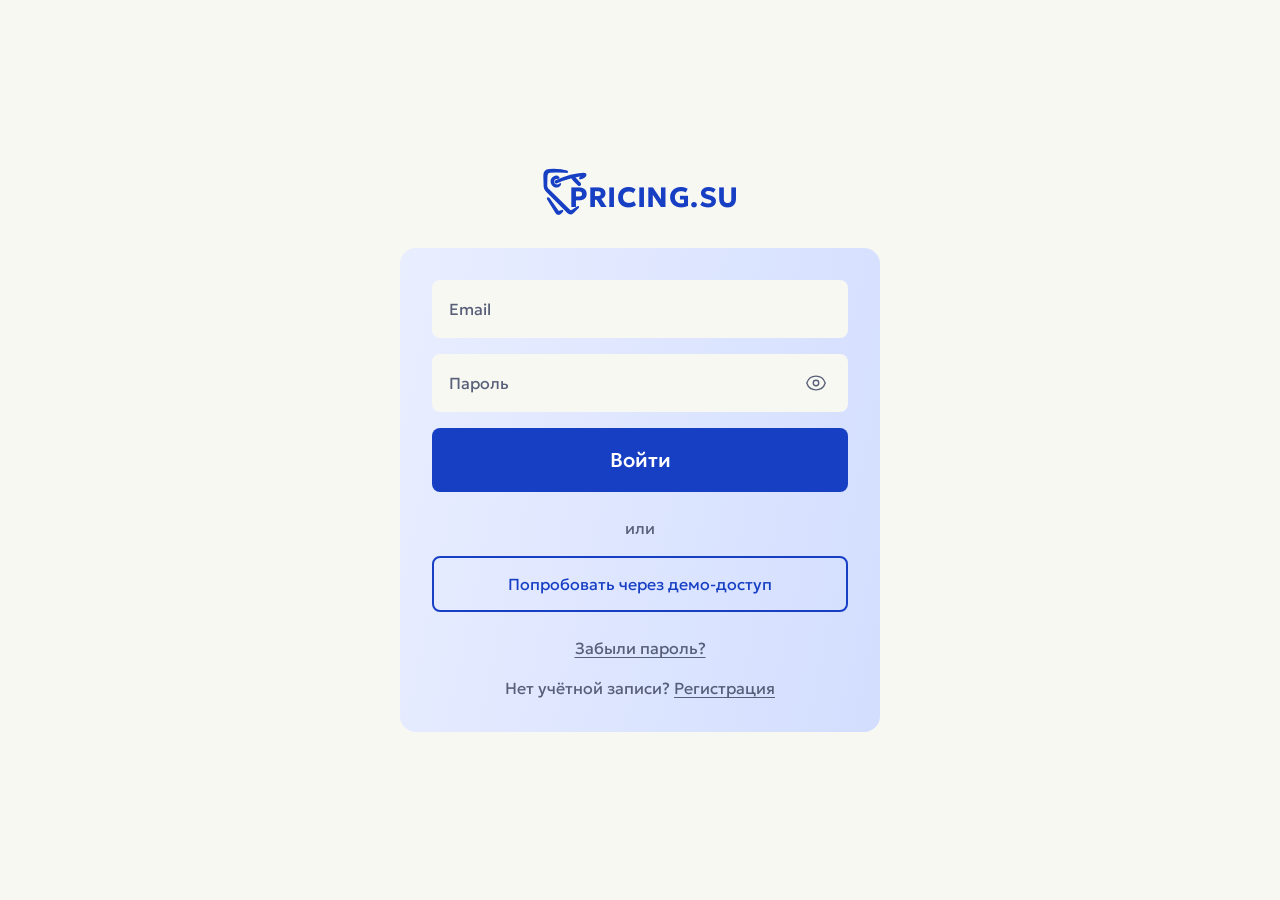
<file: login.html>
<!DOCTYPE html>
<html lang="ru">
<head>
<meta charset="UTF-8">
<meta name="viewport" content="width=device-width, initial-scale=1.0">
<title>Вход — Pricing.su</title>
<link rel="icon" href="assets/favicon.svg" type="image/svg+xml">
<link rel="icon" href="assets/favicon-32.png" sizes="32x32" type="image/png">
<link rel="apple-touch-icon" href="assets/apple-touch-icon.png">
<meta name="description" content="Вход в личный кабинет Pricing.su">
<link rel="preconnect" href="https://fonts.googleapis.com">
<link rel="preconnect" href="https://fonts.gstatic.com" crossorigin>
<link href="https://fonts.googleapis.com/css2?family=Geologica:wght@400;500;700&display=swap" rel="stylesheet">
<link rel="stylesheet" href="auth.css">
</head>
<body class="auth-page">

<main class="auth-main container" id="main">
  <div class="auth-shell">
    <a href="index.html" class="auth-brand">
      <svg class="auth-brand-mark" viewBox="100 80 1080 1140" aria-hidden="true" focusable="false"><use href="assets/pricing-label-rocket-flourish.svg#pricing-label-flourish"/></svg>
      <span class="auth-brand-wordmark">Pricing.su</span>
    </a>
    <div class="lead-panel">
      <form class="form-wrap lead-form" data-auth-next="index.html" action="index.html" method="get" aria-label="Вход в кабинет">

      <input type="email" id="login-email" name="email" autocomplete="email" placeholder="Email" required>

      <div class="auth-input-wrap">
        <input type="password" id="login-password" name="password" autocomplete="current-password" placeholder="Пароль" required>
        <button type="button" class="auth-toggle-pw" data-toggle-password aria-controls="login-password" aria-pressed="false" aria-label="Показать пароль">
          <svg class="auth-toggle-icon auth-toggle-icon--show" width="22" height="22" viewBox="0 0 24 24" fill="none" stroke="currentColor" stroke-width="1.5" stroke-linecap="round" stroke-linejoin="round" aria-hidden="true">
            <path d="M2.036 12.322a1.012 1.012 0 010-.639C3.423 7.51 7.36 4.5 12 4.5c4.638 0 8.573 3.007 9.963 7.178.07.207.07.431 0 .639C20.577 16.49 16.64 19.5 12 19.5c-4.638 0-8.573-3.007-9.963-7.178z"/>
            <path d="M15 12a3 3 0 11-6 0 3 3 0 016 0z"/>
          </svg>
          <svg class="auth-toggle-icon auth-toggle-icon--hide" width="22" height="22" viewBox="0 0 24 24" fill="none" stroke="currentColor" stroke-width="1.5" stroke-linecap="round" stroke-linejoin="round" aria-hidden="true">
            <path d="M3.98 8.223A10.477 10.477 0 001.934 12C3.226 16.338 7.244 19.5 12 19.5c.993 0 1.953-.138 2.863-.395M6.228 6.228A10.45 10.45 0 0112 4.5c4.756 0 8.773 3.162 10.065 7.498a10.523 10.523 0 01-4.293 5.774M6.228 6.228L3 3m3.228 3.228l3.65 3.65m7.894 7.894L21 21m-3.228-3.228l-3.65-3.65m0 0a3 3 0 10-4.243-4.243m4.242 4.242L9.88 9.88"/>
          </svg>
        </button>
      </div>

      <button type="submit" class="btn btn-cta">Войти</button>

      <p class="auth-or" aria-hidden="true">или</p>

      <a href="https://panel.pricing.su/login" class="btn btn-outline" target="_blank" rel="noopener noreferrer">Попробовать через демо-доступ</a>

      <p class="form-note">
        <span class="form-note-line"><a href="reset-password.html">Забыли пароль?</a></span>
        <span class="form-note-line">Нет учётной записи? <a href="register.html">Регистрация</a></span>
      </p>
      </form>
    </div>
  </div>
</main>

<script src="auth.js"></script>
</body>
</html>
</file>
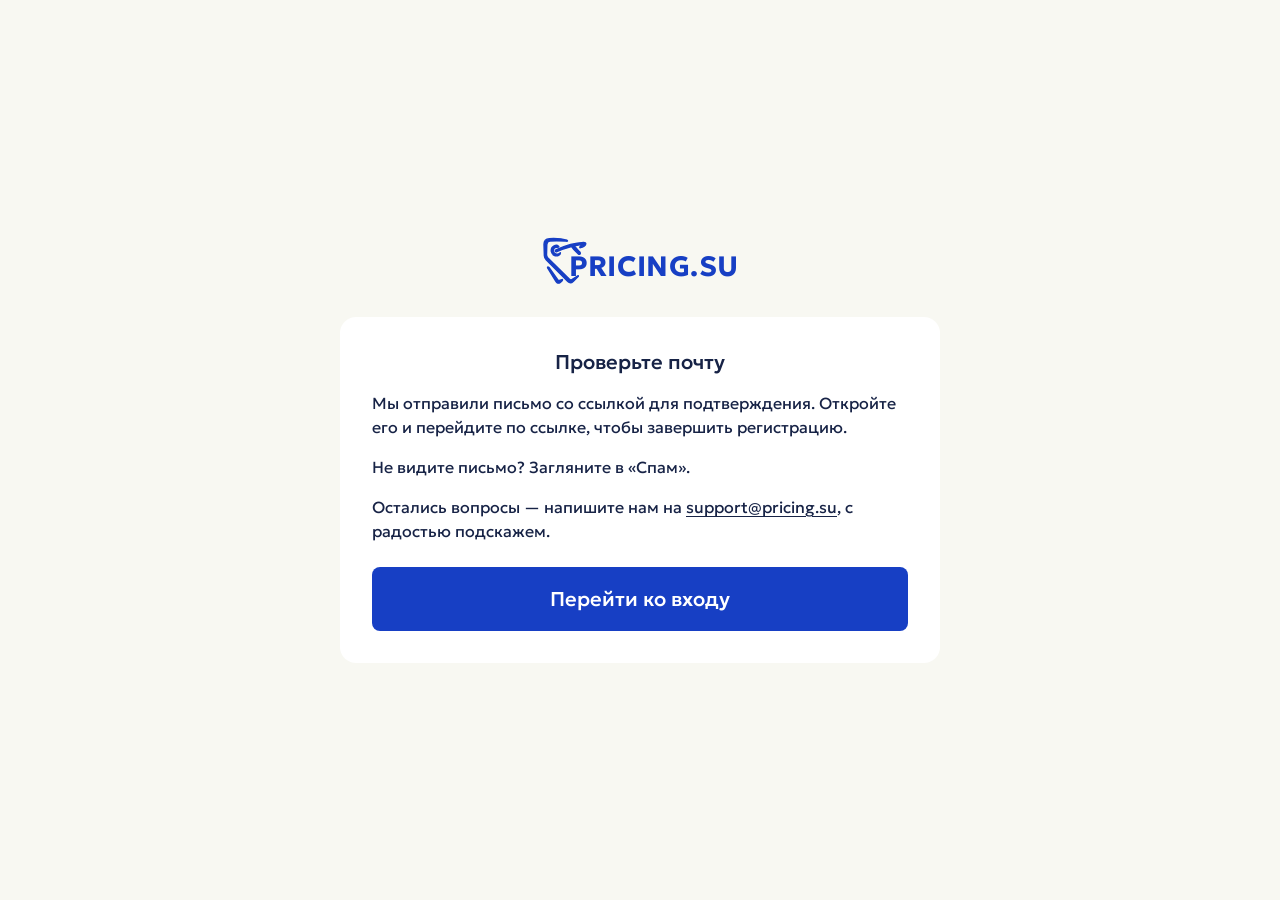
<file: register-sent.html>
<!DOCTYPE html>
<html lang="ru">
<head>
<meta charset="UTF-8">
<meta name="viewport" content="width=device-width, initial-scale=1.0">
<title>Подтвердите почту — Pricing.su</title>
<link rel="icon" href="assets/favicon.svg" type="image/svg+xml">
<link rel="icon" href="assets/favicon-32.png" sizes="32x32" type="image/png">
<link rel="apple-touch-icon" href="assets/apple-touch-icon.png">
<meta name="description" content="Подтверждение регистрации в Pricing.su">
<link rel="preconnect" href="https://fonts.googleapis.com">
<link rel="preconnect" href="https://fonts.gstatic.com" crossorigin>
<link href="https://fonts.googleapis.com/css2?family=Geologica:wght@400;500;700&display=swap" rel="stylesheet">
<link rel="stylesheet" href="auth.css">
</head>
<body class="auth-page">

<main class="auth-main container" id="main">
  <div class="auth-shell">
    <a href="index.html" class="auth-brand">
      <svg class="auth-brand-mark" viewBox="100 80 1080 1140" aria-hidden="true" focusable="false"><use href="assets/pricing-label-rocket-flourish.svg#pricing-label-flourish"/></svg>
      <span class="auth-brand-wordmark">Pricing.su</span>
    </a>
    <div class="auth-panel-plain">
      <div class="auth-message">
        <h1 class="auth-message-title">Проверьте почту</h1>
        <div class="auth-message-body">
          <p>Мы отправили письмо со ссылкой для подтверждения. Откройте его и перейдите по ссылке, чтобы завершить регистрацию.</p>
          <p>Не видите письмо? Загляните в «Спам».</p>
          <p>Остались вопросы — напишите нам на <a href="mailto:support@pricing.su">support@pricing.su</a>, с радостью подскажем.</p>
        </div>
        <a href="login.html" class="btn btn-cta">Перейти ко входу</a>
      </div>
    </div>
  </div>
</main>

</body>
</html>
</file>
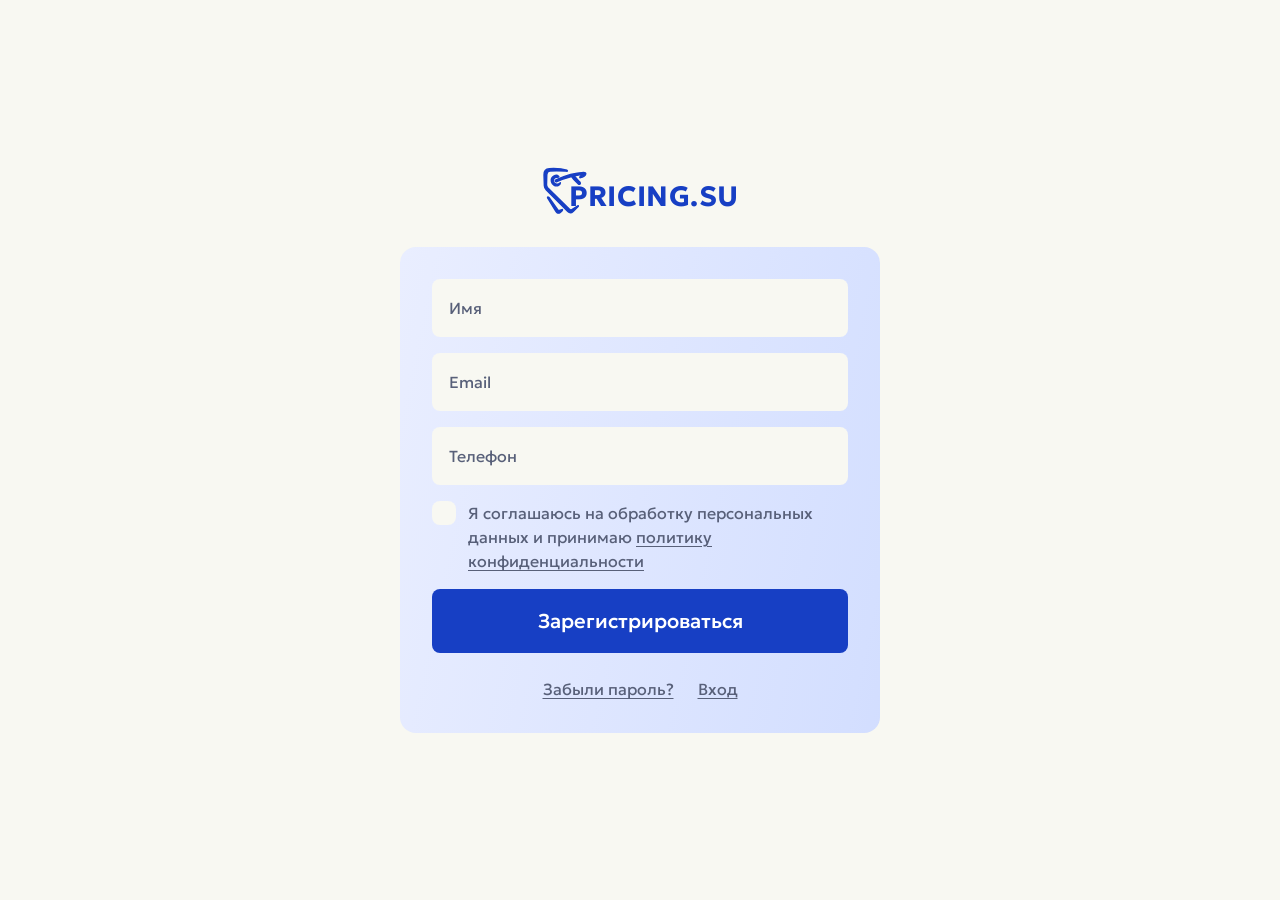
<file: register.html>
<!DOCTYPE html>
<html lang="ru">
<head>
<meta charset="UTF-8">
<meta name="viewport" content="width=device-width, initial-scale=1.0">
<title>Регистрация — Pricing.su</title>
<link rel="icon" href="assets/favicon.svg" type="image/svg+xml">
<link rel="icon" href="assets/favicon-32.png" sizes="32x32" type="image/png">
<link rel="apple-touch-icon" href="assets/apple-touch-icon.png">
<meta name="description" content="Регистрация в сервисе Pricing.su">
<link rel="preconnect" href="https://fonts.googleapis.com">
<link rel="preconnect" href="https://fonts.gstatic.com" crossorigin>
<link href="https://fonts.googleapis.com/css2?family=Geologica:wght@400;500;700&display=swap" rel="stylesheet">
<link rel="stylesheet" href="auth.css">
</head>
<body class="auth-page">

<main class="auth-main container" id="main">
  <div class="auth-shell">
    <a href="index.html" class="auth-brand">
      <svg class="auth-brand-mark" viewBox="100 80 1080 1140" aria-hidden="true" focusable="false"><use href="assets/pricing-label-rocket-flourish.svg#pricing-label-flourish"/></svg>
      <span class="auth-brand-wordmark">Pricing.su</span>
    </a>
    <div class="lead-panel">
      <form class="form-wrap lead-form" data-auth-next="register-sent.html" data-auth-require-consent="true" action="register-sent.html" method="get" aria-label="Регистрация">

      <input type="text" id="reg-name" name="name" autocomplete="name" placeholder="Имя" required>
      <input type="email" id="reg-email" name="email" autocomplete="email" placeholder="Email" required>
      <input type="tel" id="reg-phone" name="phone" autocomplete="tel" placeholder="Телефон">

      <label class="lead-consent">
        <input type="checkbox" name="consent" required>
        <span>Я соглашаюсь на обработку персональных данных и принимаю <a href="index.html" onclick="return false">политику конфиденциальности</a></span>
      </label>

      <button type="submit" class="btn btn-cta">Зарегистрироваться</button>

      <div class="auth-form-links">
        <a href="reset-password.html">Забыли пароль?</a>
        <a href="login.html">Вход</a>
      </div>
      </form>
    </div>
  </div>
</main>

<script src="auth.js"></script>
</body>
</html>
</file>
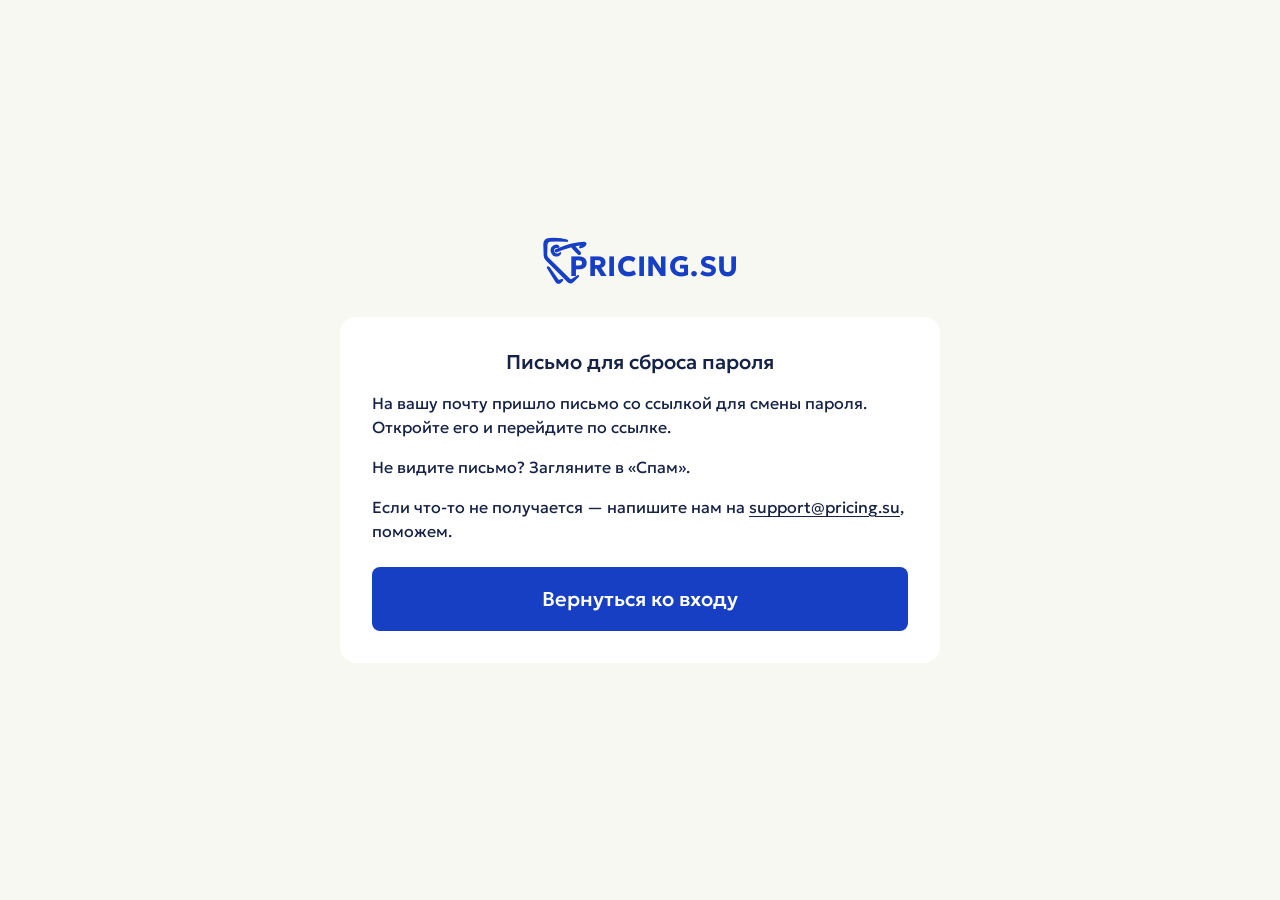
<file: reset-password-sent.html>
<!DOCTYPE html>
<html lang="ru">
<head>
<meta charset="UTF-8">
<meta name="viewport" content="width=device-width, initial-scale=1.0">
<title>Письмо отправлено — Pricing.su</title>
<link rel="icon" href="assets/favicon.svg" type="image/svg+xml">
<link rel="icon" href="assets/favicon-32.png" sizes="32x32" type="image/png">
<link rel="apple-touch-icon" href="assets/apple-touch-icon.png">
<meta name="description" content="Инструкция по сбросу пароля Pricing.su">
<link rel="preconnect" href="https://fonts.googleapis.com">
<link rel="preconnect" href="https://fonts.gstatic.com" crossorigin>
<link href="https://fonts.googleapis.com/css2?family=Geologica:wght@400;500;700&display=swap" rel="stylesheet">
<link rel="stylesheet" href="auth.css">
</head>
<body class="auth-page">

<main class="auth-main container" id="main">
  <div class="auth-shell">
    <a href="index.html" class="auth-brand">
      <svg class="auth-brand-mark" viewBox="100 80 1080 1140" aria-hidden="true" focusable="false"><use href="assets/pricing-label-rocket-flourish.svg#pricing-label-flourish"/></svg>
      <span class="auth-brand-wordmark">Pricing.su</span>
    </a>
    <div class="auth-panel-plain">
      <div class="auth-message">
        <h1 class="auth-message-title">Письмо для сброса пароля</h1>
        <div class="auth-message-body">
          <p>На вашу почту пришло письмо со ссылкой для смены пароля. Откройте его и перейдите по ссылке.</p>
          <p>Не видите письмо? Загляните в «Спам».</p>
          <p>Если что-то не получается — напишите нам на <a href="mailto:support@pricing.su">support@pricing.su</a>, поможем.</p>
        </div>
        <a href="login.html" class="btn btn-cta">Вернуться ко входу</a>
      </div>
    </div>
  </div>
</main>

</body>
</html>
</file>
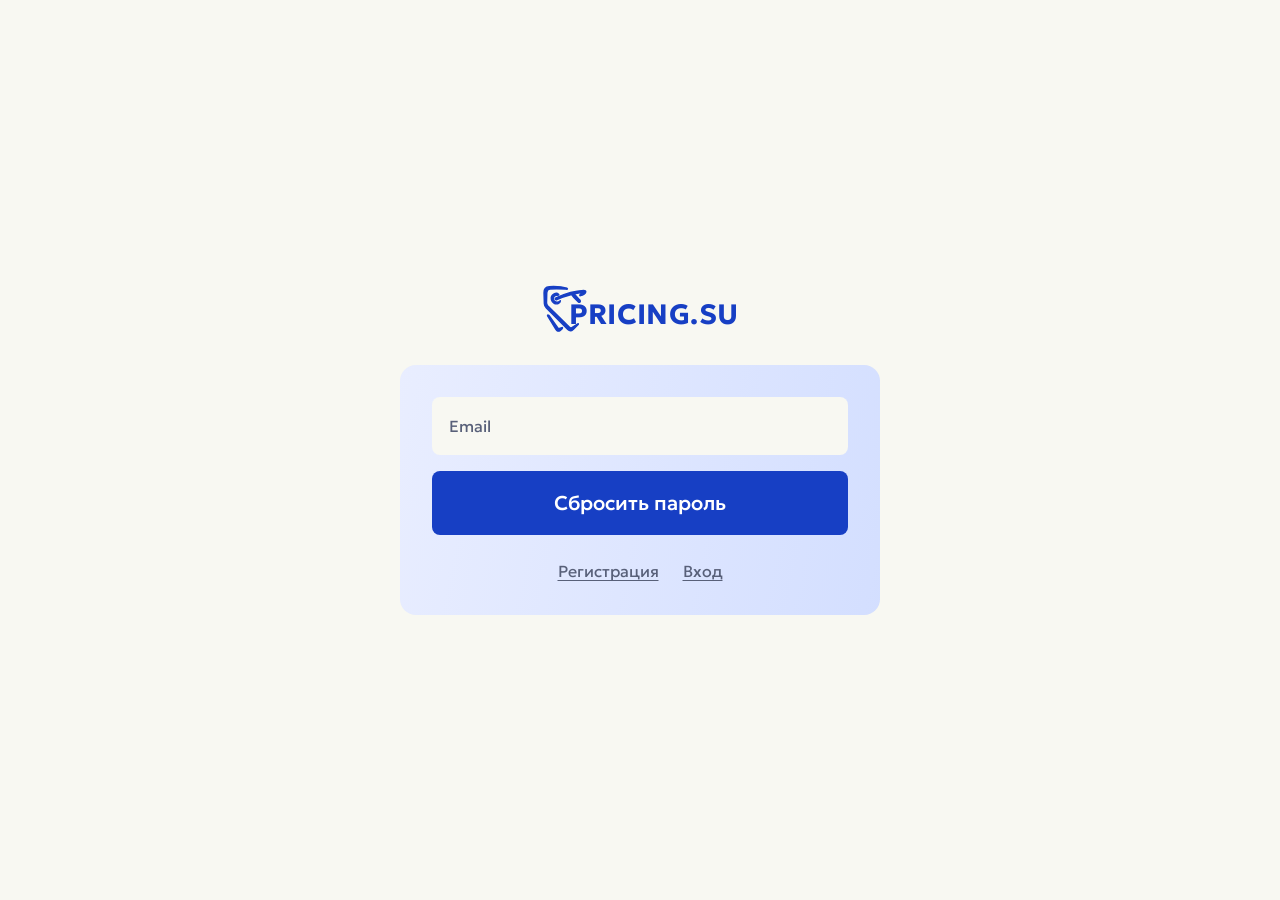
<file: reset-password.html>
<!DOCTYPE html>
<html lang="ru">
<head>
<meta charset="UTF-8">
<meta name="viewport" content="width=device-width, initial-scale=1.0">
<title>Сброс пароля — Pricing.su</title>
<link rel="icon" href="assets/favicon.svg" type="image/svg+xml">
<link rel="icon" href="assets/favicon-32.png" sizes="32x32" type="image/png">
<link rel="apple-touch-icon" href="assets/apple-touch-icon.png">
<meta name="description" content="Сброс пароля в личном кабинете Pricing.su">
<link rel="preconnect" href="https://fonts.googleapis.com">
<link rel="preconnect" href="https://fonts.gstatic.com" crossorigin>
<link href="https://fonts.googleapis.com/css2?family=Geologica:wght@400;500;700&display=swap" rel="stylesheet">
<link rel="stylesheet" href="auth.css">
</head>
<body class="auth-page">

<main class="auth-main container" id="main">
  <div class="auth-shell">
    <a href="index.html" class="auth-brand">
      <svg class="auth-brand-mark" viewBox="100 80 1080 1140" aria-hidden="true" focusable="false"><use href="assets/pricing-label-rocket-flourish.svg#pricing-label-flourish"/></svg>
      <span class="auth-brand-wordmark">Pricing.su</span>
    </a>
    <div class="lead-panel">
      <form class="form-wrap lead-form" data-auth-next="reset-password-sent.html" action="reset-password-sent.html" method="get" aria-label="Сброс пароля">

      <input type="email" id="reset-email" name="email" autocomplete="email" placeholder="Email" required>

      <button type="submit" class="btn btn-cta">Сбросить пароль</button>

      <div class="auth-form-links">
        <a href="register.html">Регистрация</a>
        <a href="login.html">Вход</a>
      </div>
      </form>
    </div>
  </div>
</main>

<script src="auth.js"></script>
</body>
</html>
</file>
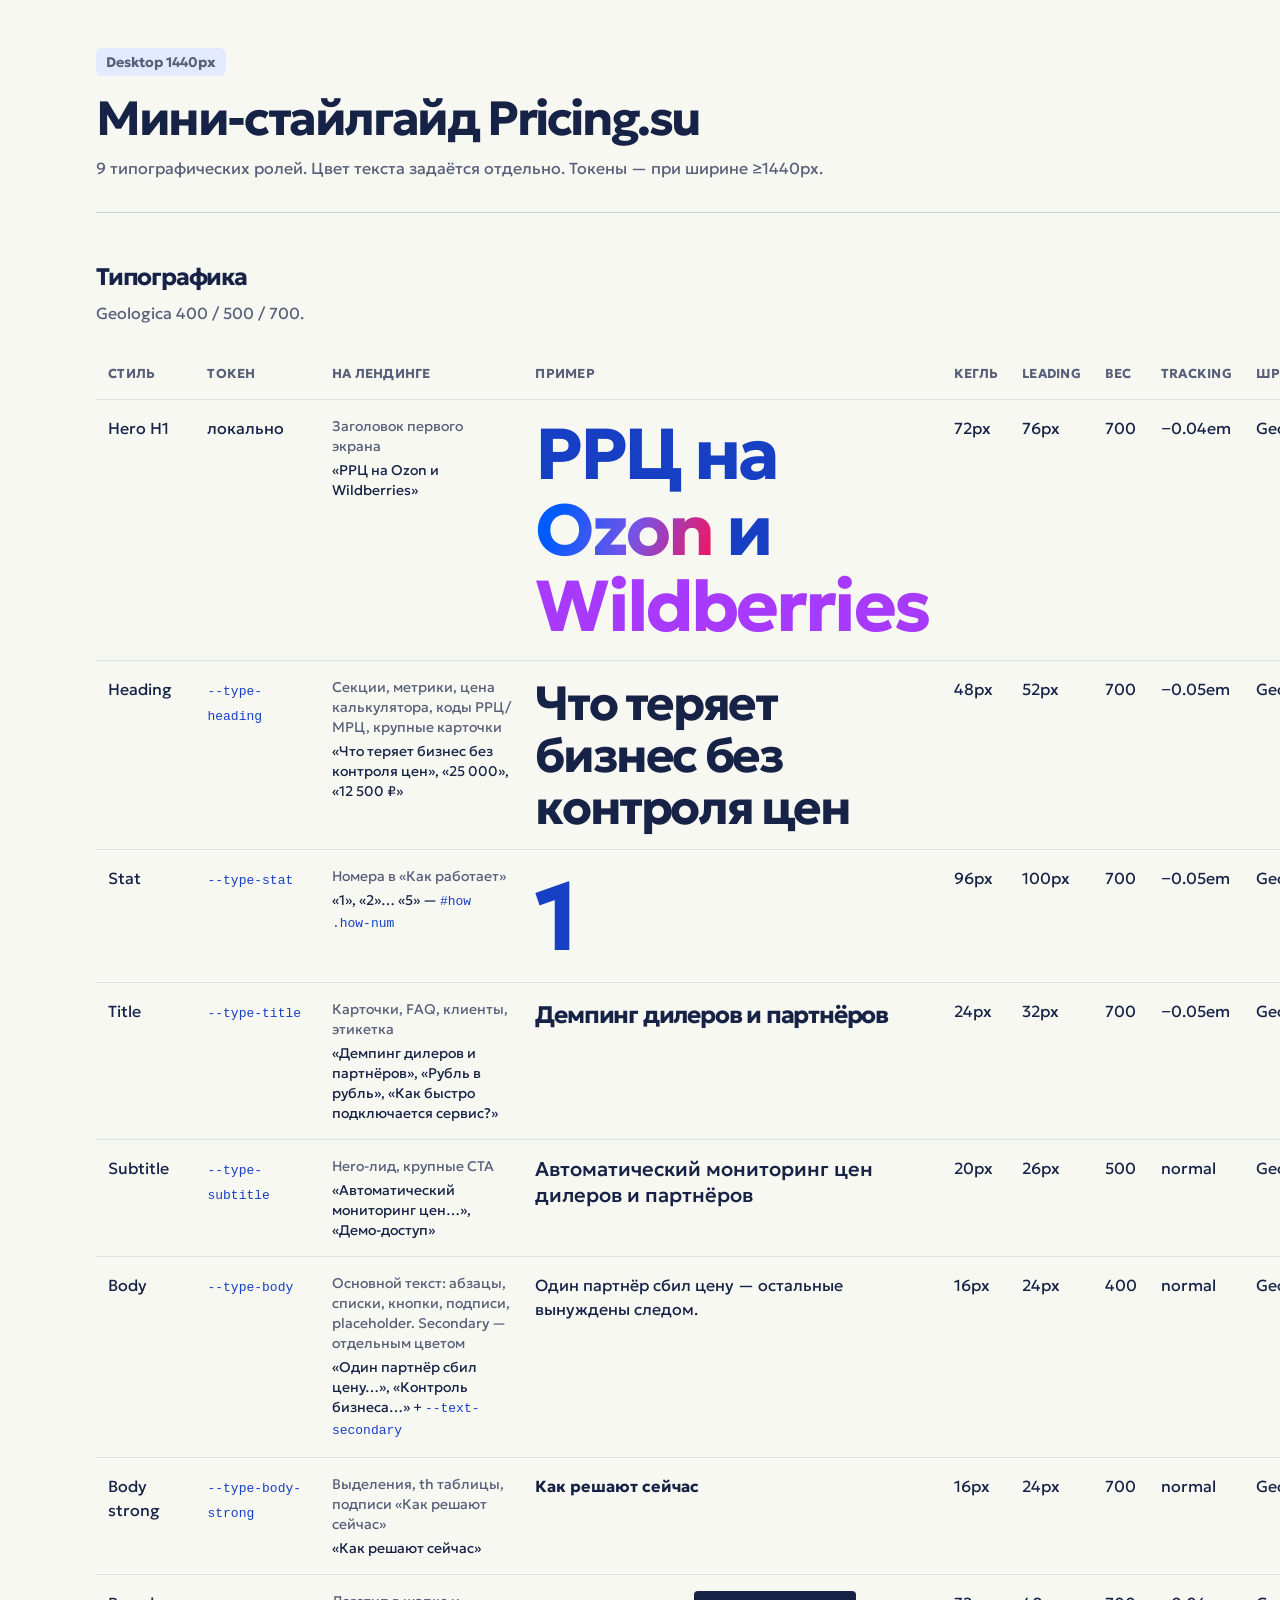
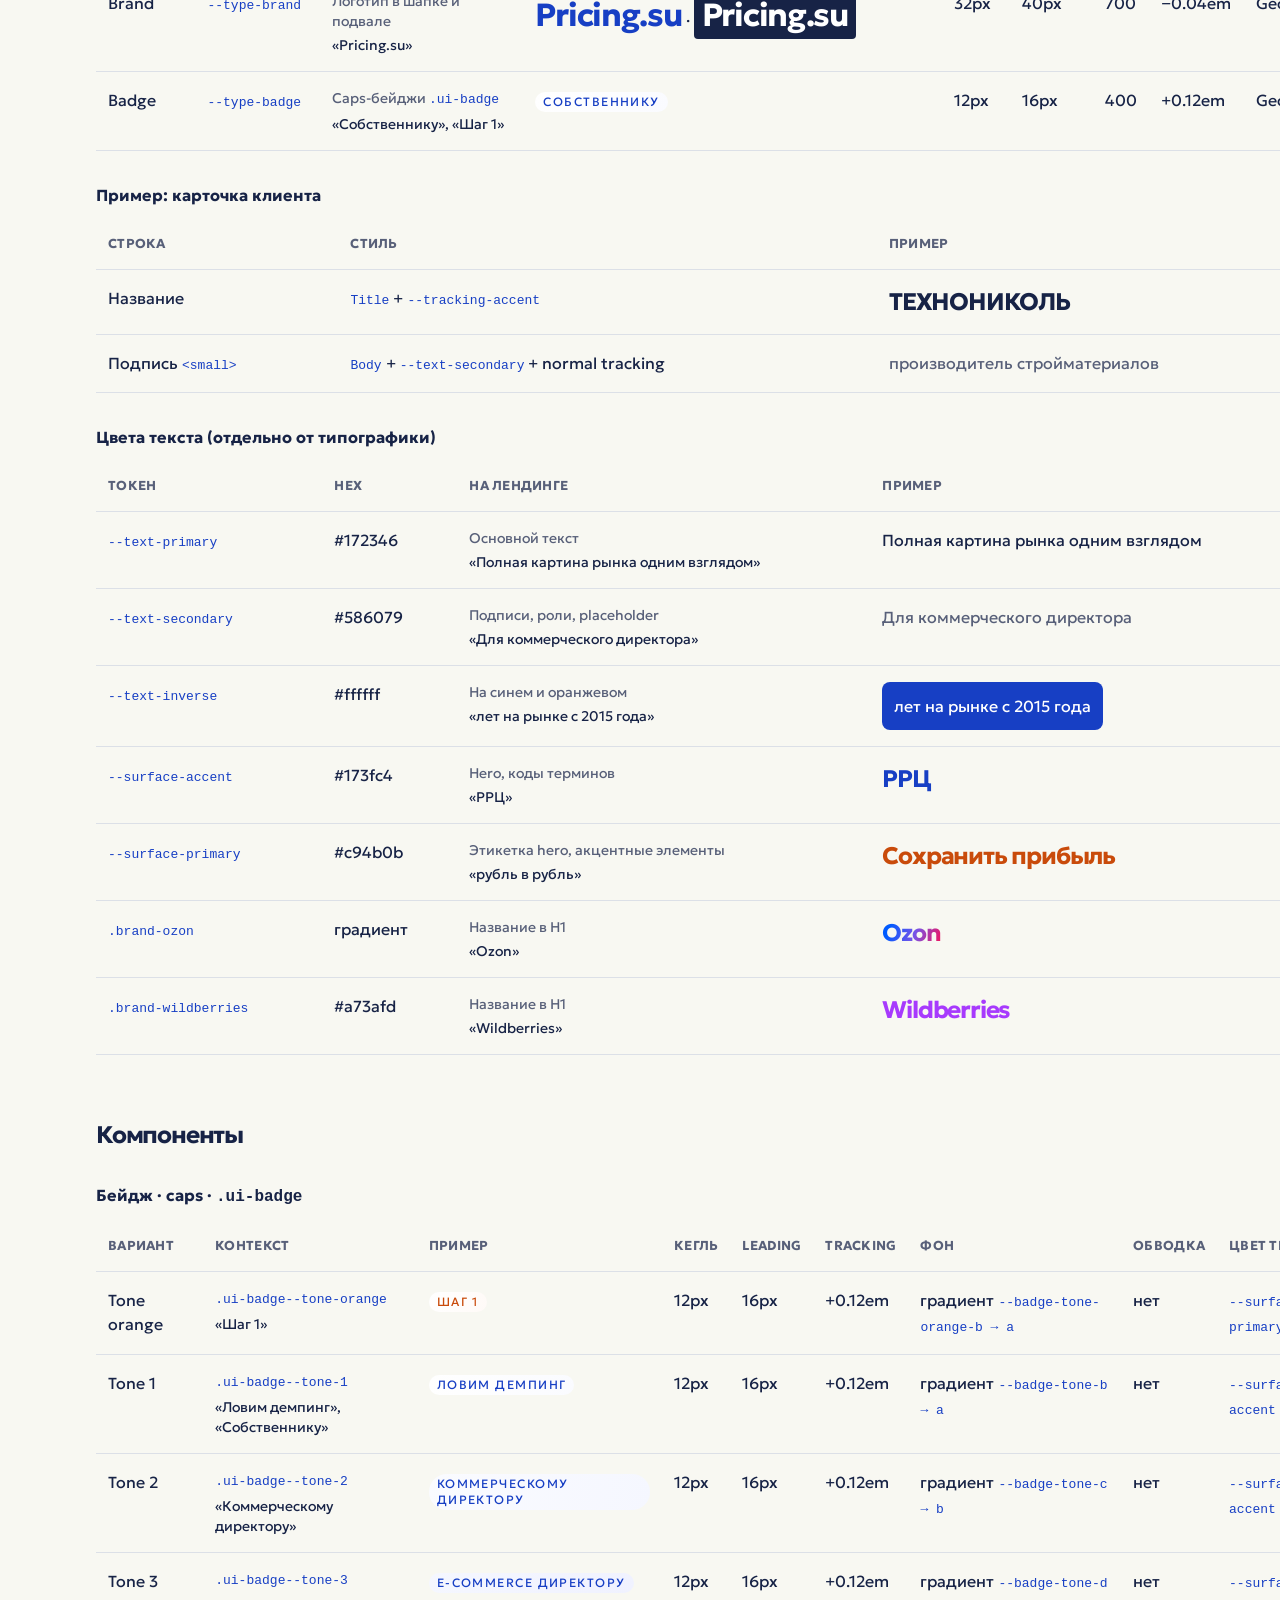
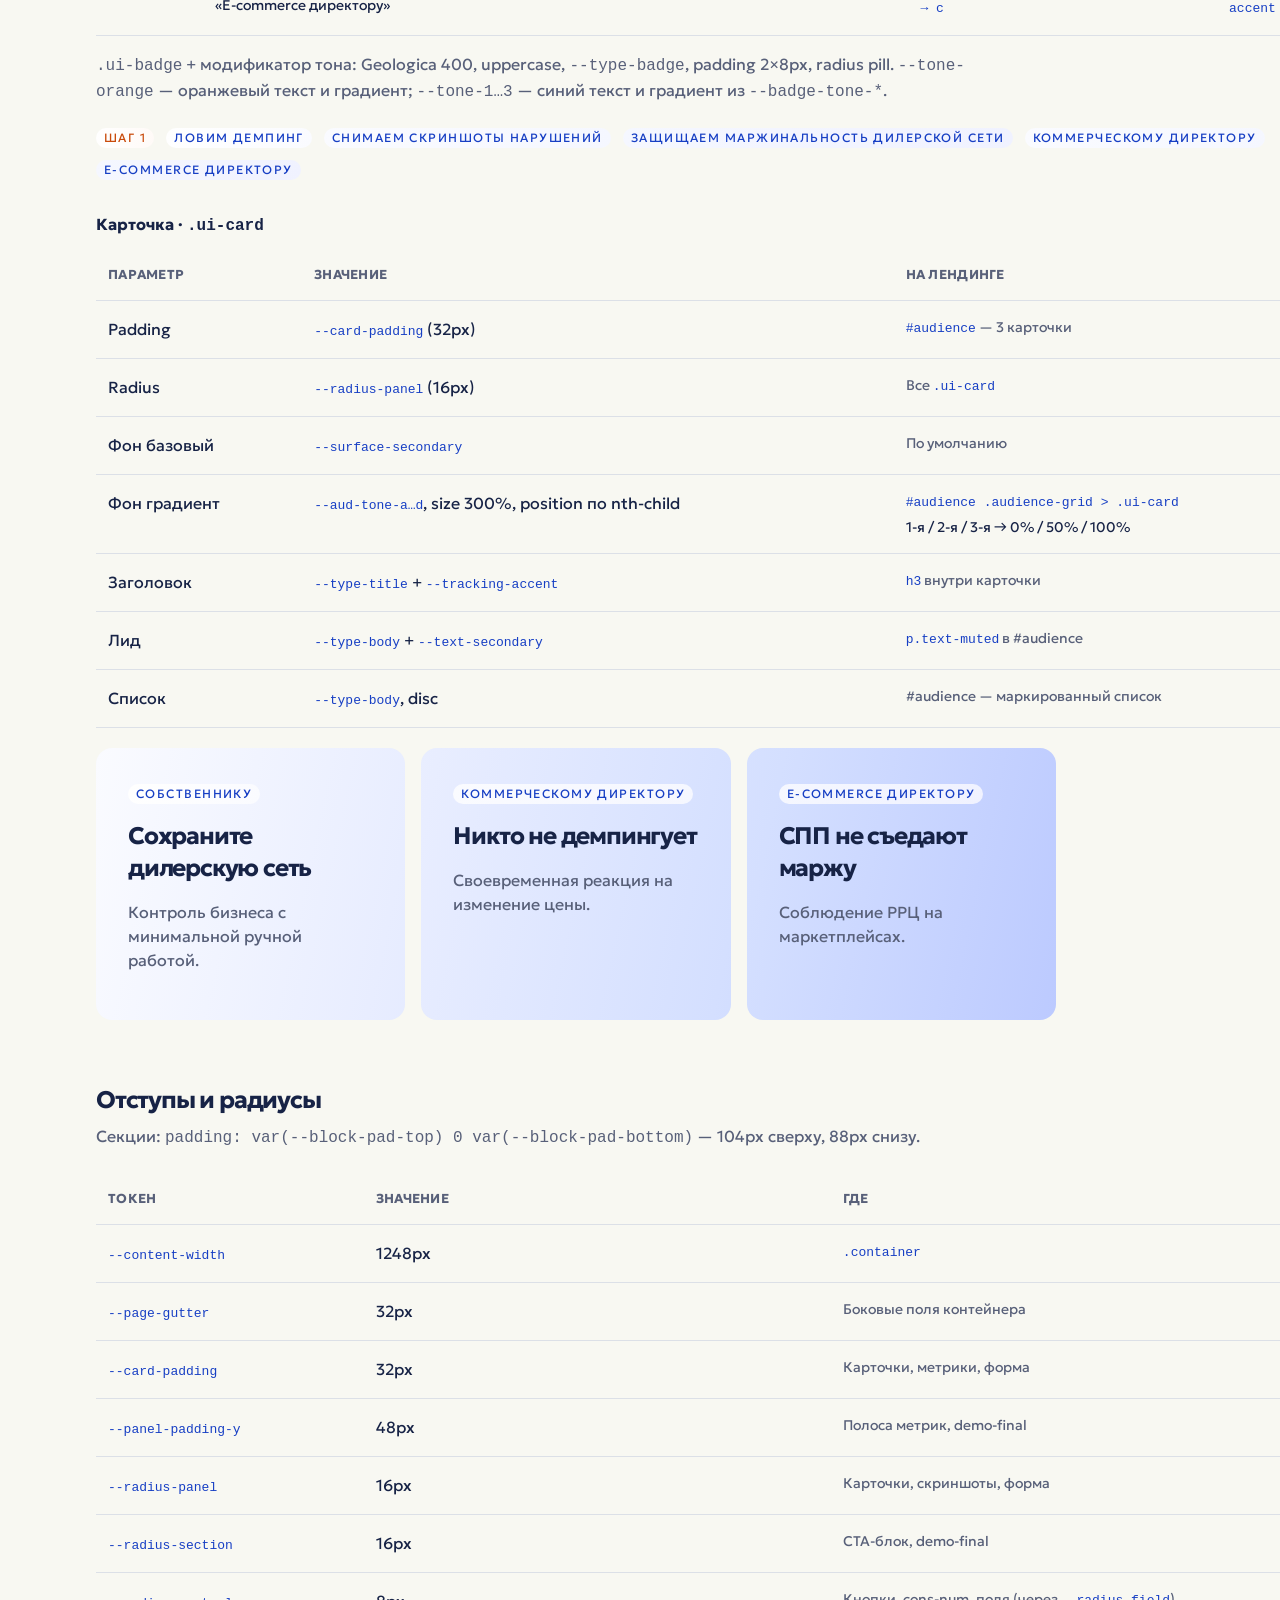
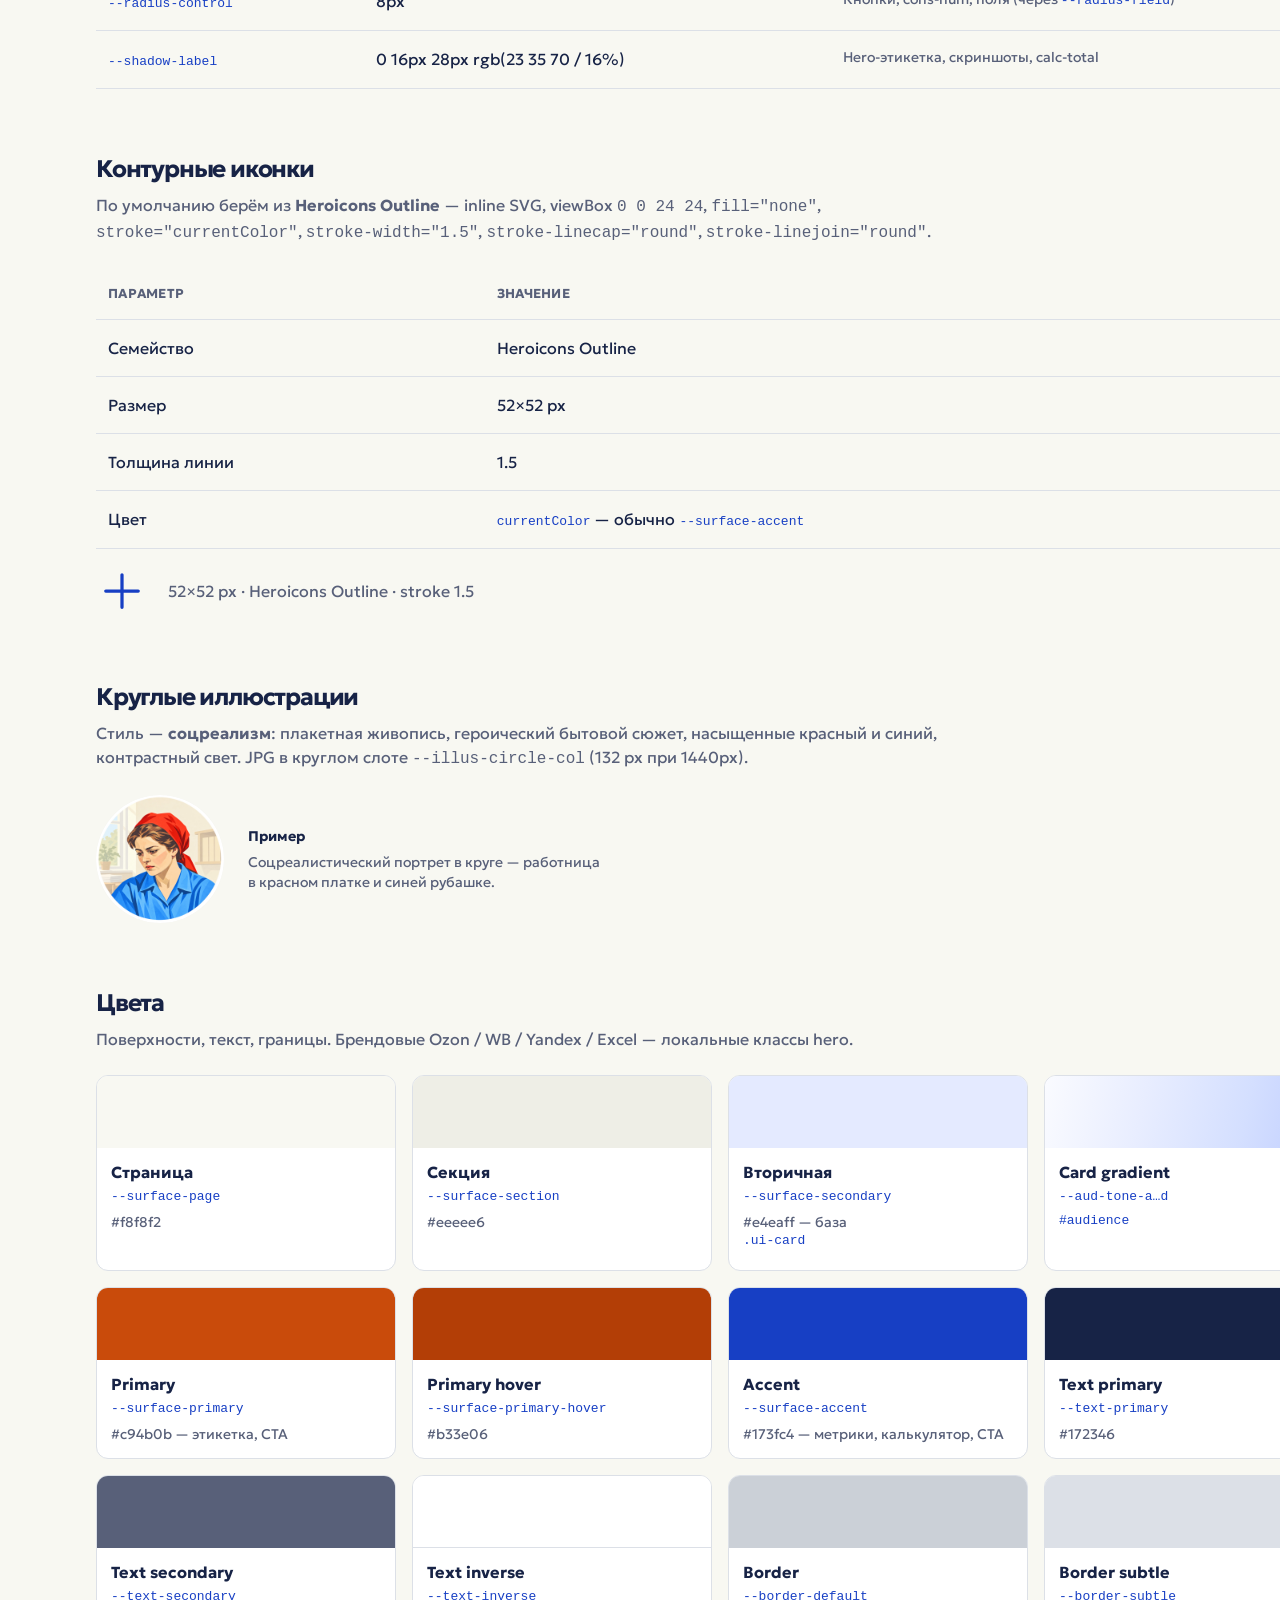
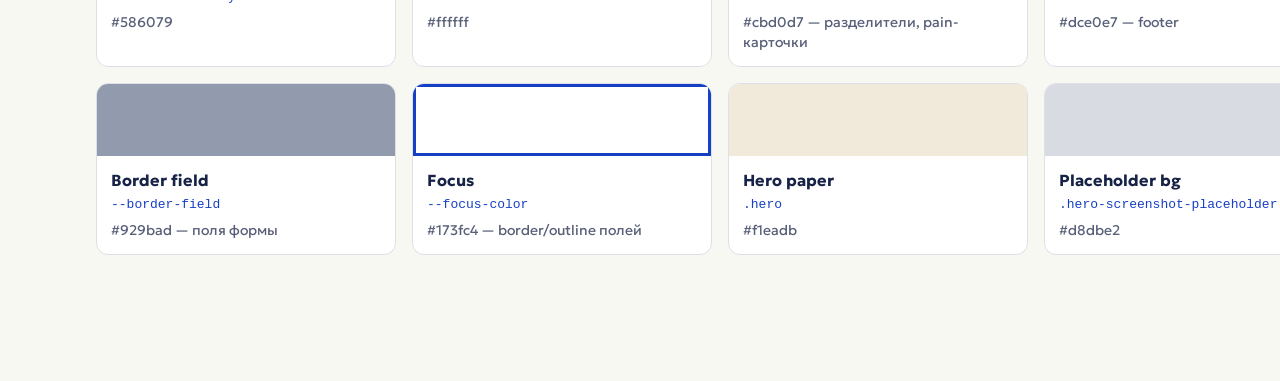
<file: styleguide.html>
<!DOCTYPE html>
<html lang="ru">
<head>
<meta charset="UTF-8">
<meta name="viewport" content="width=1440">
<title>Pricing.su — мини-стайлгайд (1440px)</title>
<link rel="icon" href="assets/favicon.svg" type="image/svg+xml">
<link rel="icon" href="assets/favicon-32.png" sizes="32x32" type="image/png">
<link rel="apple-touch-icon" href="assets/apple-touch-icon.png">
<link rel="preconnect" href="https://fonts.googleapis.com">
<link rel="preconnect" href="https://fonts.gstatic.com" crossorigin>
<link href="https://fonts.googleapis.com/css2?family=Geologica:wght@400;500;700&display=swap" rel="stylesheet">
<style>
:root {
  --surface-page: #f8f8f2;
  --surface-section: #eeeee6;
  --surface-secondary: #e4eaff;
  --surface-primary: #c94b0b;
  --surface-accent: #173fc4;
  --text-primary: #172346;
  --text-secondary: #586079;
  --text-inverse: #fff;
  --border-default: #cbd0d7;
  --border-subtle: #dce0e7;
  --font-family: "Geologica", -apple-system, BlinkMacSystemFont, Arial, sans-serif;
  --display-size: 80px;
  --display-leading: 84px;
  --heading-size: 48px;
  --heading-leading: 52px;
  --title-size: 24px;
  --title-leading: 32px;
  --body-size: 16px;
  --body-leading: 24px;
  --stat-size: 96px;
  --stat-leading: 100px;
  --brand-size: 32px;
  --brand-leading: 40px;
  --tracking-display: -.04em;
  --tracking-accent: -.05em;
  --tracking-brand: -.04em;
  --radius-control: 8px;
  --badge-size: 12px;
  --badge-leading: 16px;
  --tracking-badge: .12em;
  --radius-badge: 999px;
  --type-badge: 400 var(--badge-size)/var(--badge-leading) var(--font-family);
  --type-display: 700 var(--display-size)/var(--display-leading) var(--font-family);
  --type-heading: 700 var(--heading-size)/var(--heading-leading) var(--font-family);
  --type-stat: 700 var(--stat-size)/var(--stat-leading) var(--font-family);
  --type-title: 700 var(--title-size)/var(--title-leading) var(--font-family);
  --subtitle-size: 20px;
  --subtitle-leading: 26px;
  --type-subtitle: 500 var(--subtitle-size)/var(--subtitle-leading) var(--font-family);
  --type-body: 400 var(--body-size)/var(--body-leading) var(--font-family);
  --type-body-strong: 700 var(--body-size)/var(--body-leading) var(--font-family);
  --type-brand: 700 var(--brand-size)/var(--brand-leading) var(--font-family);
  --page-gutter: 32px;
  --content-width: 1248px;
  --badge-tone-a: #fff;
  --badge-tone-b: #fafbff;
  --badge-tone-c: #f5f7ff;
  --badge-tone-d: #f0f2ff;
  --badge-tone-orange-a: #fff;
  --badge-tone-orange-b: #fffaf7;
  --aud-tone-a: #fafbff;
  --aud-tone-b: #e8edff;
  --aud-tone-c: #d4dfff;
  --aud-tone-d: #bccaff;
  --surface-primary-hover: #b33e06;
  --surface-hero-paper: #f1eadb;
  --text-action: #172346;
  --focus-color: #173fc4;
  --border-field: #929bad;
  --shadow-label: 0 16px 28px rgb(23 35 70 / 16%);
  --radius-panel: 16px;
  --radius-section: 16px;
  --radius-field: 8px;
  --card-padding: 32px;
  --panel-padding-y: 48px;
  --block-pad-top: 104px;
  --block-pad-bottom: 88px;
  --icon-stroke-base: 1.5;
  --icon-size-lg: 52px;
  --illus-circle-col: clamp(96px, 10vw, 132px);
}

* { box-sizing: border-box; margin: 0; padding: 0; }
html { min-width: 1440px; }
body { font: var(--type-body); color: var(--text-primary); background: var(--surface-page); -webkit-font-smoothing: antialiased; }

.sg-wrap { width: calc(100% - 2 * var(--page-gutter)); max-width: var(--content-width); margin: 0 auto; padding: 48px 0 96px; }
.sg-badge { display: inline-block; margin-bottom: 16px; padding: 4px 10px; border-radius: 6px; background: var(--surface-secondary); color: var(--surface-accent); font-size: 14px; line-height: 20px; font-weight: 700; }
.sg-header { margin-bottom: 48px; padding-bottom: 32px; border-bottom: 1px solid var(--border-default); }
.sg-header h1 { font: var(--type-heading); letter-spacing: var(--tracking-accent); margin-bottom: 12px; }
.sg-header p { color: var(--text-secondary); max-width: 80ch; }
.sg-section { margin-bottom: 64px; }
.sg-section > h2 { font: var(--type-title); letter-spacing: var(--tracking-accent); margin-bottom: 8px; }
.sg-note { color: var(--text-secondary); margin-bottom: 24px; max-width: 80ch; }
.sg-table { width: 100%; border-collapse: collapse; }
.sg-table th, .sg-table td { padding: 16px 12px; text-align: left; vertical-align: top; border-bottom: 1px solid var(--border-subtle); }
.sg-table th { font-size: 13px; line-height: 18px; font-weight: 700; color: var(--text-secondary); text-transform: uppercase; letter-spacing: .02em; }
.sg-table code { font: 400 13px/20px ui-monospace, SFMono-Regular, Menlo, monospace; color: var(--surface-accent); }
.sg-landing { font-size: 14px; line-height: 20px; color: var(--text-secondary); max-width: 30ch; }
.sg-landing em { display: block; margin-top: 4px; font-style: normal; color: var(--text-primary); }
.sg-sample { min-width: 220px; max-width: 420px; }
.sg-subgroup { margin-top: 32px; }
.sg-subgroup h3 { font: var(--type-body-strong); margin-bottom: 12px; }
.sg-colors { display: grid; grid-template-columns: repeat(4, minmax(0, 1fr)); gap: 16px; }
.sg-swatch { border: 1px solid var(--border-subtle); border-radius: 12px; overflow: hidden; background: #fff; }
.sg-swatch-color { height: 72px; }
.sg-swatch-info { padding: 12px 14px 14px; }
.sg-swatch-info strong { display: block; font-weight: 700; margin-bottom: 4px; }
.sg-swatch-info code { display: block; font: 400 13px/18px ui-monospace, monospace; color: var(--surface-accent); margin-bottom: 6px; }
.sg-swatch-info p { font-size: 14px; line-height: 20px; color: var(--text-secondary); }
.sg-on-dark { background: var(--surface-accent); color: var(--text-inverse); padding: 12px; border-radius: 8px; display: inline-block; }

.t-hero-h1 { font: 700 72px/76px var(--font-family); letter-spacing: var(--tracking-display); color: var(--surface-accent); }
.t-heading { font: var(--type-heading); letter-spacing: var(--tracking-accent); }
.t-stat { font: var(--type-stat); letter-spacing: var(--tracking-accent); color: var(--surface-accent); }
.t-title { font: var(--type-title); letter-spacing: var(--tracking-accent); }
.t-subtitle { font: var(--type-subtitle); }
.t-body { font: var(--type-body); }
.t-body-strong { font: var(--type-body-strong); }
.t-brand { font: var(--type-brand); letter-spacing: var(--tracking-brand); color: var(--surface-accent); }
.t-brand-inverse { font: var(--type-brand); letter-spacing: var(--tracking-brand); color: var(--text-inverse); background: var(--text-primary); display: inline-block; padding: 4px 8px; border-radius: 4px; }
.t-muted { color: var(--text-secondary); }
.t-on-blue { color: var(--text-inverse); background: var(--surface-accent); display: inline-block; padding: 4px 8px; border-radius: 6px; }
.t-on-orange { color: var(--text-inverse); background: var(--surface-primary); display: inline-block; padding: 8px 16px; border-radius: 8px; }
.t-brand-ozon { background: linear-gradient(110deg, #005bff 15%, #7654e8 55%, #f91155 100%); background-clip: text; -webkit-background-clip: text; -webkit-text-fill-color: transparent; }
.t-brand-wb { color: #a73afd; }
.t-brand-yandex { color: #fc3f1d; }

.ui-badge {
  display: inline-flex;
  align-items: center;
  align-self: flex-start;
  width: fit-content;
  padding: 2px 8px;
  border: none;
  border-radius: var(--radius-badge);
  color: var(--surface-accent);
  font: var(--type-badge);
  letter-spacing: var(--tracking-badge);
  text-transform: uppercase;
  background-repeat: no-repeat;
}
.ui-badge--tone-orange { color: var(--surface-primary); background-image: linear-gradient(282deg, var(--badge-tone-orange-b) 0%, var(--badge-tone-orange-a) 100%); }
.ui-badge--tone-1 { background-image: linear-gradient(282deg, var(--badge-tone-b) 0%, var(--badge-tone-a) 100%); }
.ui-badge--tone-2 { background-image: linear-gradient(282deg, var(--badge-tone-c) 0%, var(--badge-tone-b) 100%); }
.ui-badge--tone-3 { background-image: linear-gradient(282deg, var(--badge-tone-d) 0%, var(--badge-tone-c) 100%); }

.ui-card {
  padding: var(--card-padding);
  border-radius: var(--radius-panel);
  color: var(--text-primary);
  background: var(--surface-secondary);
}
.ui-card--grad {
  background-image: linear-gradient(102deg, var(--aud-tone-a) 0%, var(--aud-tone-b) 33.33%, var(--aud-tone-c) 66.66%, var(--aud-tone-d) 100%);
  background-size: 300% 100%;
  background-repeat: no-repeat;
}
.ui-card--grad-1 { background-position: 0% 0; }
.ui-card--grad-2 { background-position: 50% 0; }
.ui-card--grad-3 { background-position: 100% 0; }
.ui-card h3 { font: var(--type-title); letter-spacing: var(--tracking-accent); margin-bottom: 16px; }
.ui-card .text-muted { color: var(--text-secondary); margin-bottom: 16px; font: var(--type-body); letter-spacing: normal; }
.ui-card ul { list-style: disc; padding-left: 1.15em; font: var(--type-body); letter-spacing: normal; }
.ui-card li { padding: 8px 0; }

.sg-icon { display: block; flex-shrink: 0; color: var(--surface-accent); fill: none; stroke: currentColor; stroke-linecap: round; stroke-linejoin: round; }
.sg-icon--lg { width: var(--icon-size-lg); height: var(--icon-size-lg); stroke-width: var(--icon-stroke-base); }
.sg-icon-row { display: flex; flex-wrap: wrap; align-items: center; gap: 20px; margin-top: 16px; }
.sg-illus-slot { width: var(--illus-circle-col); aspect-ratio: 1; border-radius: 50%; overflow: hidden; background: var(--surface-section); flex-shrink: 0; }
.sg-illus-slot img { display: block; width: 100%; height: 100%; object-fit: contain; }
.sg-illus-example { display: flex; flex-wrap: wrap; align-items: center; gap: 24px; margin-top: 20px; }
.sg-illus-caption { max-width: 36ch; font-size: 14px; line-height: 20px; color: var(--text-secondary); }
.sg-illus-caption strong { display: block; margin-bottom: 6px; color: var(--text-primary); font-weight: 700; }
</style>
</head>
<body>
<div class="sg-wrap">
  <header class="sg-header">
    <p class="sg-badge">Desktop 1440px</p>
    <h1>Мини-стайлгайд Pricing.su</h1>
    <p>9 типографических ролей. Цвет текста задаётся отдельно. Токены — при ширине ≥1440px.</p>
  </header>

  <section class="sg-section" id="typography">
    <h2>Типографика</h2>
    <p class="sg-note">Geologica 400 / 500 / 700.</p>

    <table class="sg-table">
      <thead>
        <tr>
          <th>Стиль</th>
          <th>Токен</th>
          <th>На лендинге</th>
          <th>Пример</th>
          <th>Кегль</th>
          <th>Leading</th>
          <th>Вес</th>
          <th>Tracking</th>
          <th>Шрифт</th>
        </tr>
      </thead>
      <tbody>
        <tr>
          <td>Hero H1</td>
          <td>локально</td>
          <td class="sg-landing">Заголовок первого экрана<em>«РРЦ на Ozon и Wildberries»</em></td>
          <td class="sg-sample"><span class="t-hero-h1">РРЦ на <span class="t-brand-ozon">Ozon</span> и <span class="t-brand-wb">Wildberries</span></span></td>
          <td>72px</td><td>76px</td><td>700</td><td>−0.04em</td><td>Geologica</td>
        </tr>
        <tr>
          <td>Heading</td>
          <td><code>--type-heading</code></td>
          <td class="sg-landing">Секции, метрики, цена калькулятора, коды РРЦ/МРЦ, крупные карточки<em>«Что теряет бизнес без контроля цен», «25 000», «12 500 ₽»</em></td>
          <td class="sg-sample"><span class="t-heading">Что теряет бизнес без контроля цен</span></td>
          <td>48px</td><td>52px</td><td>700</td><td>−0.05em</td><td>Geologica</td>
        </tr>
        <tr>
          <td>Stat</td>
          <td><code>--type-stat</code></td>
          <td class="sg-landing">Номера в «Как работает»<em>«1», «2»… «5» — <code>#how .how-num</code></em></td>
          <td class="sg-sample"><span class="t-stat">1</span></td>
          <td>96px</td><td>100px</td><td>700</td><td>−0.05em</td><td>Geologica</td>
        </tr>
        <tr>
          <td>Title</td>
          <td><code>--type-title</code></td>
          <td class="sg-landing">Карточки, FAQ, клиенты, этикетка<em>«Демпинг дилеров и партнёров», «Рубль в рубль», «Как быстро подключается сервис?»</em></td>
          <td class="sg-sample"><span class="t-title">Демпинг дилеров и партнёров</span></td>
          <td>24px</td><td>32px</td><td>700</td><td>−0.05em</td><td>Geologica</td>
        </tr>
        <tr>
          <td>Subtitle</td>
          <td><code>--type-subtitle</code></td>
          <td class="sg-landing">Hero-лид, крупные CTA<em>«Автоматический мониторинг цен…», «Демо-доступ»</em></td>
          <td class="sg-sample"><span class="t-subtitle">Автоматический мониторинг цен дилеров и партнёров</span></td>
          <td>20px</td><td>26px</td><td>500</td><td>normal</td><td>Geologica</td>
        </tr>
        <tr>
          <td>Body</td>
          <td><code>--type-body</code></td>
          <td class="sg-landing">Основной текст: абзацы, списки, кнопки, подписи, placeholder. Secondary — отдельным цветом<em>«Один партнёр сбил цену…», «Контроль бизнеса…» + <code>--text-secondary</code></em></td>
          <td class="sg-sample"><span class="t-body">Один партнёр сбил цену — остальные вынуждены следом.</span></td>
          <td>16px</td><td>24px</td><td>400</td><td>normal</td><td>Geologica</td>
        </tr>
        <tr>
          <td>Body strong</td>
          <td><code>--type-body-strong</code></td>
          <td class="sg-landing">Выделения, th таблицы, подписи «Как решают сейчас»<em>«Как решают сейчас»</em></td>
          <td class="sg-sample"><span class="t-body-strong">Как решают сейчас</span></td>
          <td>16px</td><td>24px</td><td>700</td><td>normal</td><td>Geologica</td>
        </tr>
        <tr>
          <td>Brand</td>
          <td><code>--type-brand</code></td>
          <td class="sg-landing">Логотип в шапке и подвале<em>«Pricing.su»</em></td>
          <td class="sg-sample"><span class="t-brand">Pricing.su</span> · <span class="t-brand-inverse">Pricing.su</span></td>
          <td>32px</td><td>40px</td><td>700</td><td>−0.04em</td><td>Geologica</td>
        </tr>
        <tr>
          <td>Badge</td>
          <td><code>--type-badge</code></td>
          <td class="sg-landing">Caps-бейджи <code>.ui-badge</code><em>«Собственнику», «Шаг 1»</em></td>
          <td class="sg-sample"><span class="ui-badge ui-badge--tone-1">Собственнику</span></td>
          <td>12px</td><td>16px</td><td>400</td><td>+0.12em</td><td>Geologica</td>
        </tr>
      </tbody>
    </table>

    <div class="sg-subgroup">
      <h3>Пример: карточка клиента</h3>
      <table class="sg-table">
        <thead><tr><th>Строка</th><th>Стиль</th><th>Пример</th></tr></thead>
        <tbody>
          <tr>
            <td>Название</td><td><code>Title</code> + <code>--tracking-accent</code></td>
            <td><span class="t-title">ТЕХНОНИКОЛЬ</span></td>
          </tr>
          <tr>
            <td>Подпись <code>&lt;small&gt;</code></td><td><code>Body</code> + <code>--text-secondary</code> + normal tracking</td>
            <td><span class="t-body t-muted">производитель стройматериалов</span></td>
          </tr>
        </tbody>
      </table>
    </div>

    <div class="sg-subgroup">
      <h3>Цвета текста (отдельно от типографики)</h3>
      <table class="sg-table">
        <thead>
          <tr><th>Токен</th><th>HEX</th><th>На лендинге</th><th>Пример</th></tr>
        </thead>
        <tbody>
          <tr>
            <td><code>--text-primary</code></td><td>#172346</td>
            <td class="sg-landing">Основной текст<em>«Полная картина рынка одним взглядом»</em></td>
            <td class="t-body">Полная картина рынка одним взглядом</td>
          </tr>
          <tr>
            <td><code>--text-secondary</code></td><td>#586079</td>
            <td class="sg-landing">Подписи, роли, placeholder<em>«Для коммерческого директора»</em></td>
            <td class="t-body t-muted">Для коммерческого директора</td>
          </tr>
          <tr>
            <td><code>--text-inverse</code></td><td>#ffffff</td>
            <td class="sg-landing">На синем и оранжевом<em>«лет на рынке с 2015 года»</em></td>
            <td><span class="sg-on-dark t-body">лет на рынке с 2015 года</span></td>
          </tr>
          <tr>
            <td><code>--surface-accent</code></td><td>#173fc4</td>
            <td class="sg-landing">Hero, коды терминов<em>«РРЦ»</em></td>
            <td class="t-title" style="color:var(--surface-accent)">РРЦ</td>
          </tr>
          <tr>
            <td><code>--surface-primary</code></td><td>#c94b0b</td>
            <td class="sg-landing">Этикетка hero, акцентные элементы<em>«рубль в рубль»</em></td>
            <td class="t-title" style="color:var(--surface-primary)">Сохранить прибыль</td>
          </tr>
          <tr>
            <td><code>.brand-ozon</code></td><td>градиент</td>
            <td class="sg-landing">Название в H1<em>«Ozon»</em></td>
            <td><span class="t-title t-brand-ozon">Ozon</span></td>
          </tr>
          <tr>
            <td><code>.brand-wildberries</code></td><td>#a73afd</td>
            <td class="sg-landing">Название в H1<em>«Wildberries»</em></td>
            <td><span class="t-title t-brand-wb">Wildberries</span></td>
          </tr>
        </tbody>
      </table>
    </div>
  </section>

  <section class="sg-section" id="components">
    <h2>Компоненты</h2>

    <div class="sg-subgroup" id="ui-badge">
      <h3>Бейдж · caps · <code>.ui-badge</code></h3>
      <table class="sg-table">
        <thead>
          <tr>
            <th>Вариант</th>
            <th>Контекст</th>
            <th>Пример</th>
            <th>Кегль</th>
            <th>Leading</th>
            <th>Tracking</th>
            <th>Фон</th>
            <th>Обводка</th>
            <th>Цвет текста</th>
          </tr>
        </thead>
        <tbody>
          <tr>
            <td>Tone orange</td>
            <td class="sg-landing"><code>.ui-badge--tone-orange</code><em>«Шаг 1»</em></td>
            <td class="sg-sample"><span class="ui-badge ui-badge--tone-orange">Шаг 1</span></td>
            <td>12px</td><td>16px</td><td>+0.12em</td>
            <td>градиент <code>--badge-tone-orange-b → a</code></td>
            <td>нет</td>
            <td><code>--surface-primary</code></td>
          </tr>
          <tr>
            <td>Tone 1</td>
            <td class="sg-landing"><code>.ui-badge--tone-1</code><em>«Ловим демпинг», «Собственнику»</em></td>
            <td class="sg-sample"><span class="ui-badge ui-badge--tone-1">Ловим демпинг</span></td>
            <td>12px</td><td>16px</td><td>+0.12em</td>
            <td>градиент <code>--badge-tone-b → a</code></td>
            <td>нет</td>
            <td><code>--surface-accent</code></td>
          </tr>
          <tr>
            <td>Tone 2</td>
            <td class="sg-landing"><code>.ui-badge--tone-2</code><em>«Коммерческому директору»</em></td>
            <td class="sg-sample"><span class="ui-badge ui-badge--tone-2">Коммерческому директору</span></td>
            <td>12px</td><td>16px</td><td>+0.12em</td>
            <td>градиент <code>--badge-tone-c → b</code></td>
            <td>нет</td>
            <td><code>--surface-accent</code></td>
          </tr>
          <tr>
            <td>Tone 3</td>
            <td class="sg-landing"><code>.ui-badge--tone-3</code><em>«E-commerce директору»</em></td>
            <td class="sg-sample"><span class="ui-badge ui-badge--tone-3">E-commerce директору</span></td>
            <td>12px</td><td>16px</td><td>+0.12em</td>
            <td>градиент <code>--badge-tone-d → c</code></td>
            <td>нет</td>
            <td><code>--surface-accent</code></td>
          </tr>
        </tbody>
      </table>
      <p class="sg-note" style="margin-top:16px"><code>.ui-badge</code> + модификатор тона: Geologica 400, uppercase, <code>--type-badge</code>, padding 2×8px, radius pill. <code>--tone-orange</code> — оранжевый текст и градиент; <code>--tone-1…3</code> — синий текст и градиент из <code>--badge-tone-*</code>.</p>
      <p style="margin-top:20px;display:flex;flex-wrap:wrap;gap:12px">
        <span class="ui-badge ui-badge--tone-orange">Шаг 1</span>
        <span class="ui-badge ui-badge--tone-1">Ловим демпинг</span>
        <span class="ui-badge ui-badge--tone-2">снимаем скриншоты нарушений</span>
        <span class="ui-badge ui-badge--tone-3">защищаем маржинальность дилерской сети</span>
        <span class="ui-badge ui-badge--tone-2">Коммерческому директору</span>
        <span class="ui-badge ui-badge--tone-3">E-commerce директору</span>
      </p>
    </div>

    <div class="sg-subgroup" id="ui-card">
      <h3>Карточка · <code>.ui-card</code></h3>
      <table class="sg-table">
        <thead>
          <tr>
            <th>Параметр</th>
            <th>Значение</th>
            <th>На лендинге</th>
          </tr>
        </thead>
        <tbody>
          <tr>
            <td>Padding</td>
            <td><code>--card-padding</code> (32px)</td>
            <td class="sg-landing"><code>#audience</code> — 3 карточки</td>
          </tr>
          <tr>
            <td>Radius</td>
            <td><code>--radius-panel</code> (16px)</td>
            <td class="sg-landing">Все <code>.ui-card</code></td>
          </tr>
          <tr>
            <td>Фон базовый</td>
            <td><code>--surface-secondary</code></td>
            <td class="sg-landing">По умолчанию</td>
          </tr>
          <tr>
            <td>Фон градиент</td>
            <td><code>--aud-tone-a…d</code>, size 300%, position по nth-child</td>
            <td class="sg-landing"><code>#audience .audience-grid &gt; .ui-card</code><em>1-я / 2-я / 3-я → 0% / 50% / 100%</em></td>
          </tr>
          <tr>
            <td>Заголовок</td>
            <td><code>--type-title</code> + <code>--tracking-accent</code></td>
            <td class="sg-landing"><code>h3</code> внутри карточки</td>
          </tr>
          <tr>
            <td>Лид</td>
            <td><code>--type-body</code> + <code>--text-secondary</code></td>
            <td class="sg-landing"><code>p.text-muted</code> в #audience</td>
          </tr>
          <tr>
            <td>Список</td>
            <td><code>--type-body</code>, disc</td>
            <td class="sg-landing">#audience — маркированный список</td>
          </tr>
        </tbody>
      </table>
      <div style="display:grid;grid-template-columns:repeat(3,minmax(0,1fr));gap:16px;margin-top:20px;max-width:960px">
        <div class="ui-card ui-card--grad ui-card--grad-1">
          <span class="ui-badge ui-badge--tone-1">Собственнику</span>
          <h3 style="margin-top:16px">Сохраните дилерскую сеть</h3>
          <p class="text-muted">Контроль бизнеса с минимальной ручной работой.</p>
        </div>
        <div class="ui-card ui-card--grad ui-card--grad-2">
          <span class="ui-badge ui-badge--tone-2">Коммерческому директору</span>
          <h3 style="margin-top:16px">Никто не демпингует</h3>
          <p class="text-muted">Своевременная реакция на изменение цены.</p>
        </div>
        <div class="ui-card ui-card--grad ui-card--grad-3">
          <span class="ui-badge ui-badge--tone-3">E-commerce директору</span>
          <h3 style="margin-top:16px">СПП не съедают маржу</h3>
          <p class="text-muted">Соблюдение РРЦ на маркетплейсах.</p>
        </div>
      </div>
    </div>
  </section>

  <section class="sg-section" id="geometry">
    <h2>Отступы и радиусы</h2>
    <p class="sg-note">Секции: <code>padding: var(--block-pad-top) 0 var(--block-pad-bottom)</code> — 104px сверху, 88px снизу.</p>
    <table class="sg-table">
      <thead><tr><th>Токен</th><th>Значение</th><th>Где</th></tr></thead>
      <tbody>
        <tr><td><code>--content-width</code></td><td>1248px</td><td class="sg-landing"><code>.container</code></td></tr>
        <tr><td><code>--page-gutter</code></td><td>32px</td><td class="sg-landing">Боковые поля контейнера</td></tr>
        <tr><td><code>--card-padding</code></td><td>32px</td><td class="sg-landing">Карточки, метрики, форма</td></tr>
        <tr><td><code>--panel-padding-y</code></td><td>48px</td><td class="sg-landing">Полоса метрик, demo-final</td></tr>
        <tr><td><code>--radius-panel</code></td><td>16px</td><td class="sg-landing">Карточки, скриншоты, форма</td></tr>
        <tr><td><code>--radius-section</code></td><td>16px</td><td class="sg-landing">CTA-блок, demo-final</td></tr>
        <tr><td><code>--radius-control</code></td><td>8px</td><td class="sg-landing">Кнопки, cons-num, поля (через <code>--radius-field</code>)</td></tr>
        <tr><td><code>--shadow-label</code></td><td>0 16px 28px rgb(23 35 70 / 16%)</td><td class="sg-landing">Hero-этикетка, скриншоты, calc-total</td></tr>
      </tbody>
    </table>
  </section>

  <section class="sg-section" id="icons">
    <h2>Контурные иконки</h2>
    <p class="sg-note">По умолчанию берём из <strong>Heroicons Outline</strong> — inline SVG, viewBox <code>0 0 24 24</code>, <code>fill="none"</code>, <code>stroke="currentColor"</code>, <code>stroke-width="1.5"</code>, <code>stroke-linecap="round"</code>, <code>stroke-linejoin="round"</code>.</p>

    <table class="sg-table">
      <thead><tr><th>Параметр</th><th>Значение</th></tr></thead>
      <tbody>
        <tr><td>Семейство</td><td>Heroicons Outline</td></tr>
        <tr><td>Размер</td><td>52×52 px</td></tr>
        <tr><td>Толщина линии</td><td>1.5</td></tr>
        <tr><td>Цвет</td><td><code>currentColor</code> — обычно <code>--surface-accent</code></td></tr>
      </tbody>
    </table>

    <div class="sg-icon-row">
      <svg class="sg-icon sg-icon--lg" viewBox="0 0 24 24" aria-hidden="true"><path d="M12 4.5v15m7.5-7.5h-15"/></svg>
      <span class="t-body t-muted">52×52 px · Heroicons Outline · stroke 1.5</span>
    </div>
  </section>

  <section class="sg-section" id="illustrations">
    <h2>Круглые иллюстрации</h2>
    <p class="sg-note">Стиль — <strong>соцреализм</strong>: плакетная живопись, героический бытовой сюжет, насыщенные красный и синий, контрастный свет. JPG в круглом слоте <code>--illus-circle-col</code> (132 px при 1440px).</p>

    <div class="sg-illus-example">
      <div class="sg-illus-slot">
        <img src="assets/economy-worker.jpg" alt="" aria-hidden="true">
      </div>
      <div class="sg-illus-caption">
        <strong>Пример</strong>
        Соцреалистический портрет в круге — работница в красном платке и синей рубашке.
      </div>
    </div>
  </section>

  <section class="sg-section" id="colors">
    <h2>Цвета</h2>
    <p class="sg-note">Поверхности, текст, границы. Брендовые Ozon / WB / Yandex / Excel — локальные классы hero.</p>

    <div class="sg-colors">
      <article class="sg-swatch"><div class="sg-swatch-color" style="background:#f8f8f2"></div><div class="sg-swatch-info"><strong>Страница</strong><code>--surface-page</code><p>#f8f8f2</p></div></article>
      <article class="sg-swatch"><div class="sg-swatch-color" style="background:#eeeee6"></div><div class="sg-swatch-info"><strong>Секция</strong><code>--surface-section</code><p>#eeeee6</p></div></article>
      <article class="sg-swatch"><div class="sg-swatch-color" style="background:#e4eaff"></div><div class="sg-swatch-info"><strong>Вторичная</strong><code>--surface-secondary</code><p>#e4eaff — база <code>.ui-card</code></p></div></article>
      <article class="sg-swatch"><div class="sg-swatch-color" style="background:linear-gradient(102deg,#fafbff,#e8edff,#d4dfff,#bccaff)"></div><div class="sg-swatch-info"><strong>Card gradient</strong><code>--aud-tone-a…d</code><p><code>#audience</code></p></div></article>
      <article class="sg-swatch"><div class="sg-swatch-color" style="background:#c94b0b"></div><div class="sg-swatch-info"><strong>Primary</strong><code>--surface-primary</code><p>#c94b0b — этикетка, CTA</p></div></article>
      <article class="sg-swatch"><div class="sg-swatch-color" style="background:#b33e06"></div><div class="sg-swatch-info"><strong>Primary hover</strong><code>--surface-primary-hover</code><p>#b33e06</p></div></article>
      <article class="sg-swatch"><div class="sg-swatch-color" style="background:#173fc4"></div><div class="sg-swatch-info"><strong>Accent</strong><code>--surface-accent</code><p>#173fc4 — метрики, калькулятор, CTA</p></div></article>
      <article class="sg-swatch"><div class="sg-swatch-color" style="background:#172346"></div><div class="sg-swatch-info"><strong>Text primary</strong><code>--text-primary</code><p>#172346</p></div></article>
      <article class="sg-swatch"><div class="sg-swatch-color" style="background:#586079"></div><div class="sg-swatch-info"><strong>Text secondary</strong><code>--text-secondary</code><p>#586079</p></div></article>
      <article class="sg-swatch"><div class="sg-swatch-color" style="background:#fff;border-bottom:1px solid #dce0e7"></div><div class="sg-swatch-info"><strong>Text inverse</strong><code>--text-inverse</code><p>#ffffff</p></div></article>
      <article class="sg-swatch"><div class="sg-swatch-color" style="background:#cbd0d7"></div><div class="sg-swatch-info"><strong>Border</strong><code>--border-default</code><p>#cbd0d7 — разделители, pain-карточки</p></div></article>
      <article class="sg-swatch"><div class="sg-swatch-color" style="background:#dce0e7"></div><div class="sg-swatch-info"><strong>Border subtle</strong><code>--border-subtle</code><p>#dce0e7 — footer</p></div></article>
      <article class="sg-swatch"><div class="sg-swatch-color" style="background:#929bad"></div><div class="sg-swatch-info"><strong>Border field</strong><code>--border-field</code><p>#929bad — поля формы</p></div></article>
      <article class="sg-swatch"><div class="sg-swatch-color" style="background:#fff;border:3px solid #173fc4"></div><div class="sg-swatch-info"><strong>Focus</strong><code>--focus-color</code><p>#173fc4 — border/outline полей</p></div></article>
      <article class="sg-swatch"><div class="sg-swatch-color" style="background:#f1eadb"></div><div class="sg-swatch-info"><strong>Hero paper</strong><code>.hero</code><p>#f1eadb</p></div></article>
      <article class="sg-swatch"><div class="sg-swatch-color" style="background:#d8dbe2"></div><div class="sg-swatch-info"><strong>Placeholder bg</strong><code>.hero-screenshot-placeholder</code><p>#d8dbe2</p></div></article>
    </div>
  </section>
</div>
</body>
</html>
</file>
<file: auth.css>
:root {
  --surface-page: #f8f8f2;
  --surface-section: #eeeee6;
  --surface-secondary: #e4eaff;
  --aud-tone-a: #fafbff;
  --aud-tone-b: #e8edff;
  --aud-tone-c: #d4dfff;
  --aud-tone-d: #bccaff;
  --panel-padding-y: 48px;
  --surface-primary: #c94b0b;
  --surface-primary-hover: #b33e06;
  --surface-accent: #173fc4;
  --text-primary: #172346;
  --text-secondary: #586079;
  --text-inverse: #fff;
  --text-action: #172346;
  --focus-color: #173fc4;
  --border-default: #cbd0d7;
  --border-field: #929bad;
  --border-subtle: #dce0e7;
  --font-family: "Geologica", -apple-system, BlinkMacSystemFont, Arial, sans-serif;
  --title-size: 24px;
  --title-leading: 32px;
  --body-size: 16px;
  --body-leading: 24px;
  --subtitle-size: 20px;
  --subtitle-leading: 26px;
  --brand-size: 32px;
  --brand-leading: 40px;
  --space-1: 8px;
  --space-2: 16px;
  --space-3: 24px;
  --space-4: 32px;
  --space-5: 48px;
  --radius-control: 8px;
  --radius-field: 8px;
  --radius-panel: 16px;
  --radius-section: 16px;
  --card-padding: 32px;
  --grid-gap: 32px;
  --page-gutter: 32px;
  --content-width: 1248px;
  --heading-gap: 16px;
  --content-gap: 32px;
  --block-pad-top: 104px;
  --block-pad-bottom: 56px;
  --tracking-accent: -.05em;
  --tracking-brand: -.04em;
  --type-title: 700 var(--title-size)/var(--title-leading) var(--font-family);
  --type-body: 400 var(--body-size)/var(--body-leading) var(--font-family);
  --type-body-strong: 700 var(--body-size)/var(--body-leading) var(--font-family);
  --type-subtitle: 500 var(--subtitle-size)/var(--subtitle-leading) var(--font-family);
  --type-brand: 700 var(--brand-size)/var(--brand-leading) var(--font-family);
}

* { box-sizing: border-box; margin: 0; padding: 0; }

html { min-height: 100%; }

body.auth-page {
  min-height: 100vh;
  display: flex;
  flex-direction: column;
  font: var(--type-body);
  letter-spacing: normal;
  color: var(--text-primary);
  background: var(--surface-page);
  -webkit-font-smoothing: antialiased;
}

button, input, select, textarea { font: var(--type-body); letter-spacing: normal; color: inherit; }

a { color: inherit; text-decoration: none; }

:focus-visible { outline: 2px solid var(--focus-color); outline-offset: 4px; }

input { caret-color: var(--surface-accent); }

.container {
  width: calc(100% - 2 * var(--page-gutter));
  max-width: var(--content-width);
  margin: 0 auto;
}

.btn {
  display: inline-flex;
  align-items: center;
  justify-content: center;
  gap: 6px;
  min-height: 56px;
  padding: 12px 28px;
  border: 2px solid transparent;
  border-radius: var(--radius-control);
  font: var(--type-body);
  letter-spacing: normal;
  font-weight: 400;
  text-align: center;
  cursor: pointer;
  transition: background-color .18s, color .18s;
}

.btn-outline {
  background: transparent;
  color: var(--surface-accent);
  border-color: currentColor;
}

.auth-main {
  flex: 1;
  display: flex;
  justify-content: center;
  align-items: center;
  width: 100%;
  min-height: 100vh;
  min-height: 100dvh;
  padding: var(--space-5) 0;
  box-sizing: border-box;
}

.auth-main.container {
  max-width: var(--content-width);
}

.auth-shell {
  width: 100%;
  max-width: min(100%, 480px);
}

.auth-shell:has(> .auth-panel-plain) {
  max-width: min(100%, 600px);
}

.auth-brand {
  display: flex;
  align-items: center;
  justify-content: center;
  gap: 0;
  margin-bottom: var(--content-gap);
  font: var(--type-brand);
  color: var(--surface-accent);
  text-align: center;
}

.auth-brand-mark {
  display: block;
  width: 48px;
  height: 48px;
  flex: 0 0 auto;
  color: var(--surface-accent);
  overflow: visible;
}

.auth-brand-wordmark {
  position: relative;
  margin-left: -20px;
  transform: translateY(6px);
  font-size: 28px;
  line-height: 36px;
  letter-spacing: .015em;
  text-transform: uppercase;
  white-space: nowrap;
}

.auth-shell > .lead-panel {
  padding: var(--card-padding);
  border-radius: var(--radius-section);
  background-color: var(--surface-secondary);
  background-image: linear-gradient(102deg, var(--aud-tone-a) 0%, var(--aud-tone-b) 33.33%, var(--aud-tone-c) 66.66%, var(--aud-tone-d) 100%);
  background-size: 300% 100%;
  background-position: 50% 0;
  background-repeat: no-repeat;
}

.auth-shell > .auth-panel-plain {
  padding: var(--card-padding);
  border-radius: var(--radius-section);
  background: var(--text-inverse);
}

.auth-page .lead-panel .form-wrap {
  width: 100%;
  padding: 0;
  background: transparent;
  color: var(--text-primary);
}

.auth-page .form-wrap input:not([type="checkbox"]) {
  display: block;
  width: 100%;
  padding: 16px;
  margin-bottom: 16px;
  border: 1px solid transparent;
  border-radius: var(--radius-field);
  background: var(--surface-page);
  color: var(--text-primary);
}

.auth-page .form-wrap input::placeholder {
  font: var(--type-body);
  color: var(--text-secondary);
  opacity: 1;
}

.auth-page .form-wrap input:focus {
  border-color: var(--focus-color);
  outline: 2px solid var(--focus-color);
  outline-offset: -2px;
}

.auth-page .form-wrap :focus-visible {
  outline-color: var(--surface-secondary);
}

.auth-page .form-wrap .btn.btn-cta {
  display: flex;
  width: 100%;
  min-height: 64px;
  margin: 0 0 var(--space-3);
  padding: 12px 80px;
  font: var(--type-subtitle);
  letter-spacing: normal;
  background: var(--surface-accent);
  color: var(--text-inverse);
}

.auth-page .form-wrap .btn.btn-cta:hover {
  background: var(--text-primary);
}

.auth-page .form-wrap a.btn {
  display: flex;
}

.auth-or {
  margin: var(--space-2) 0;
  text-align: center;
  font: var(--type-body);
  color: var(--text-secondary);
  letter-spacing: normal;
}

.auth-page .form-wrap .btn-outline {
  width: 100%;
  min-height: 56px;
  margin-top: 0;
  padding: 12px 28px;
  font: var(--type-body);
  letter-spacing: normal;
}

.auth-input-wrap {
  position: relative;
}

.auth-input-wrap input {
  padding-right: 48px;
}

.auth-toggle-pw {
  position: absolute;
  top: 50%;
  right: var(--space-1);
  transform: translateY(-50%);
  width: 48px;
  height: 48px;
  border: 0;
  border-radius: var(--radius-control);
  background: transparent;
  color: var(--text-secondary);
  cursor: pointer;
  display: grid;
  place-items: center;
}

.auth-toggle-pw:hover {
  color: var(--text-primary);
}

.auth-toggle-pw .auth-toggle-icon {
  grid-area: 1 / 1;
  display: block;
}

.auth-toggle-pw .auth-toggle-icon--hide {
  display: none;
}

.auth-toggle-pw[aria-pressed="true"] .auth-toggle-icon--show {
  display: none;
}

.auth-toggle-pw[aria-pressed="true"] .auth-toggle-icon--hide {
  display: block;
}

.lead-consent {
  display: flex;
  align-items: flex-start;
  gap: 12px;
  margin: 0 0 var(--space-2);
  font: var(--type-body);
  color: var(--text-secondary);
  cursor: pointer;
}

.lead-consent input[type="checkbox"] {
  flex: 0 0 24px;
  display: block;
  width: 24px;
  height: 24px;
  margin: 0;
  padding: 0;
  border: 1px solid transparent;
  border-radius: var(--radius-field);
  background: var(--surface-page);
  appearance: none;
  -webkit-appearance: none;
  cursor: pointer;
}

.lead-consent input[type="checkbox"]:checked {
  background: var(--surface-page) url("data:image/svg+xml,%3Csvg xmlns='http://www.w3.org/2000/svg' viewBox='0 0 12 10' fill='none'%3E%3Cpath d='M1 5.2 4.3 8.5 11 1.7' stroke='%231734c4' stroke-width='1.8' stroke-linecap='round' stroke-linejoin='round'/%3E%3C/svg%3E") center / 12px 10px no-repeat;
}

.lead-consent input[type="checkbox"]:focus-visible {
  border-color: var(--focus-color);
  outline: 2px solid var(--focus-color);
  outline-offset: -2px;
}

.lead-consent a {
  color: inherit;
  text-decoration: underline;
  text-underline-offset: 3px;
}

.auth-page .form-wrap > .form-note {
  display: flex;
  flex-direction: column;
  align-items: center;
  gap: var(--space-2);
  margin-top: var(--space-3);
  font: var(--type-body);
  color: var(--text-secondary);
  letter-spacing: normal;
  text-align: center;
}

.auth-page .form-wrap > .form-note .form-note-line {
  display: block;
}

.auth-page .form-wrap > .form-note a {
  color: inherit;
  text-decoration: underline;
  text-underline-offset: 3px;
}

.auth-page .form-wrap .auth-form-links {
  display: flex;
  flex-wrap: wrap;
  justify-content: center;
  align-items: center;
  gap: var(--space-2) var(--space-3);
  width: 100%;
  margin: 0;
  padding-top: 0;
  font: var(--type-body);
  color: var(--text-secondary);
  letter-spacing: normal;
}

.auth-page .form-wrap .auth-form-links a {
  color: inherit;
  text-decoration: underline;
  text-underline-offset: 3px;
}

.auth-message {
  width: 100%;
  color: var(--text-primary);
}

.auth-message-title {
  font: var(--type-subtitle);
  letter-spacing: normal;
  margin-bottom: var(--heading-gap);
  text-align: center;
  text-wrap: balance;
}

.auth-message-body {
  display: flex;
  flex-direction: column;
  gap: var(--space-2);
  margin-bottom: var(--space-2);
  font: var(--type-body);
  color: var(--text-primary);
}

.auth-message-body a {
  color: inherit;
  text-decoration: underline;
  text-underline-offset: 3px;
  font: inherit;
}

.auth-page .auth-message .btn.btn-cta {
  display: flex;
  width: 100%;
  min-height: 64px;
  margin-top: var(--space-3);
  padding: 12px 80px;
  font: var(--type-subtitle);
  letter-spacing: normal;
  background: var(--surface-accent);
  color: var(--text-inverse);
}

.auth-page .auth-message .btn.btn-cta:hover {
  background: var(--text-primary);
}

@media (max-width: 768px) {
  .auth-page .auth-main.container {
    width: 100%;
    max-width: none;
    margin: 0;
    padding: 0;
    align-items: stretch;
    min-height: 100dvh;
  }

  .auth-page .auth-shell {
    display: flex;
    flex-direction: column;
    flex: 1;
    width: 100%;
    max-width: none;
    min-height: 100dvh;
  }

  .auth-page .auth-brand {
    flex-shrink: 0;
    margin-bottom: 0;
    padding: max(var(--space-3), env(safe-area-inset-top, 0px)) var(--page-gutter) var(--space-2);
  }

  .auth-page .auth-shell > .lead-panel,
  .auth-page .auth-shell > .auth-panel-plain {
    flex: 1;
    width: 100%;
    border-radius: 0;
    padding: var(--card-padding) var(--page-gutter) max(var(--space-4), env(safe-area-inset-bottom, 0px));
  }
}

@media (prefers-reduced-motion: reduce) {
  .btn { transition: none; }
}
</file>
